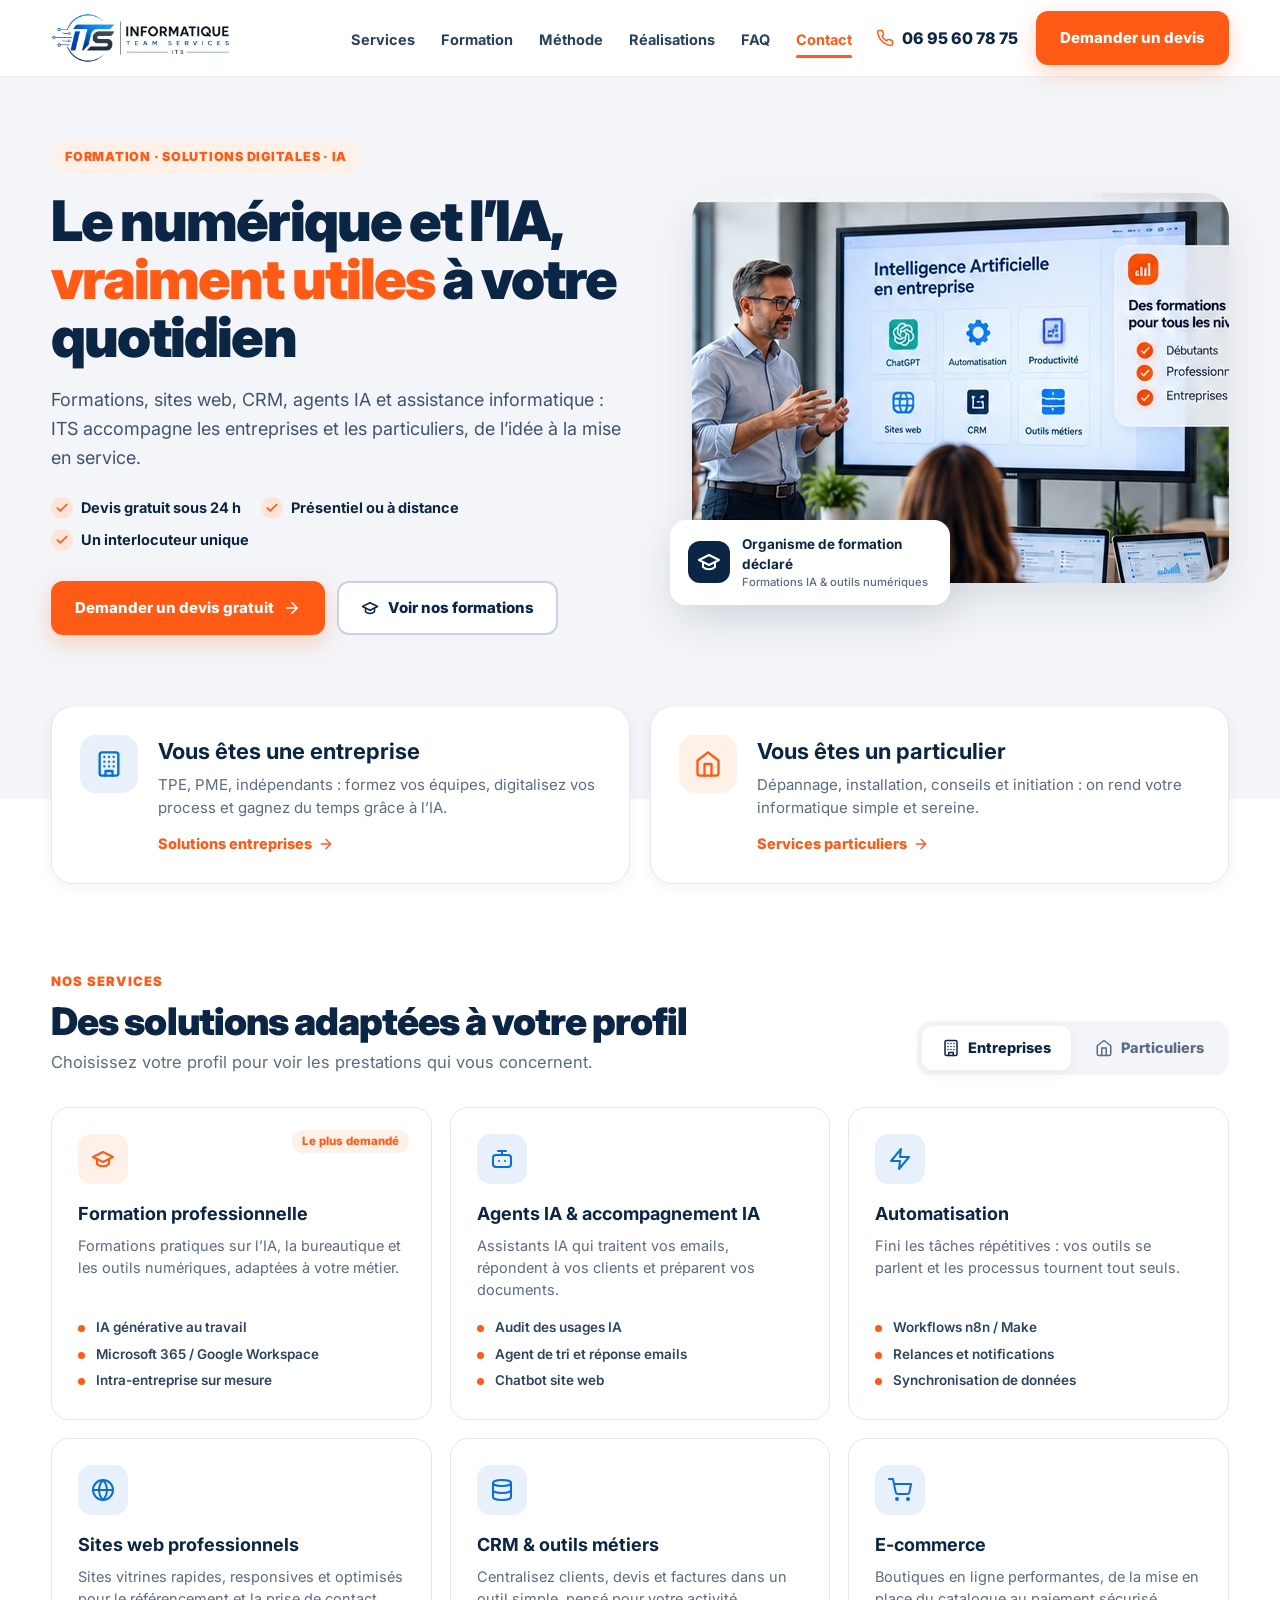
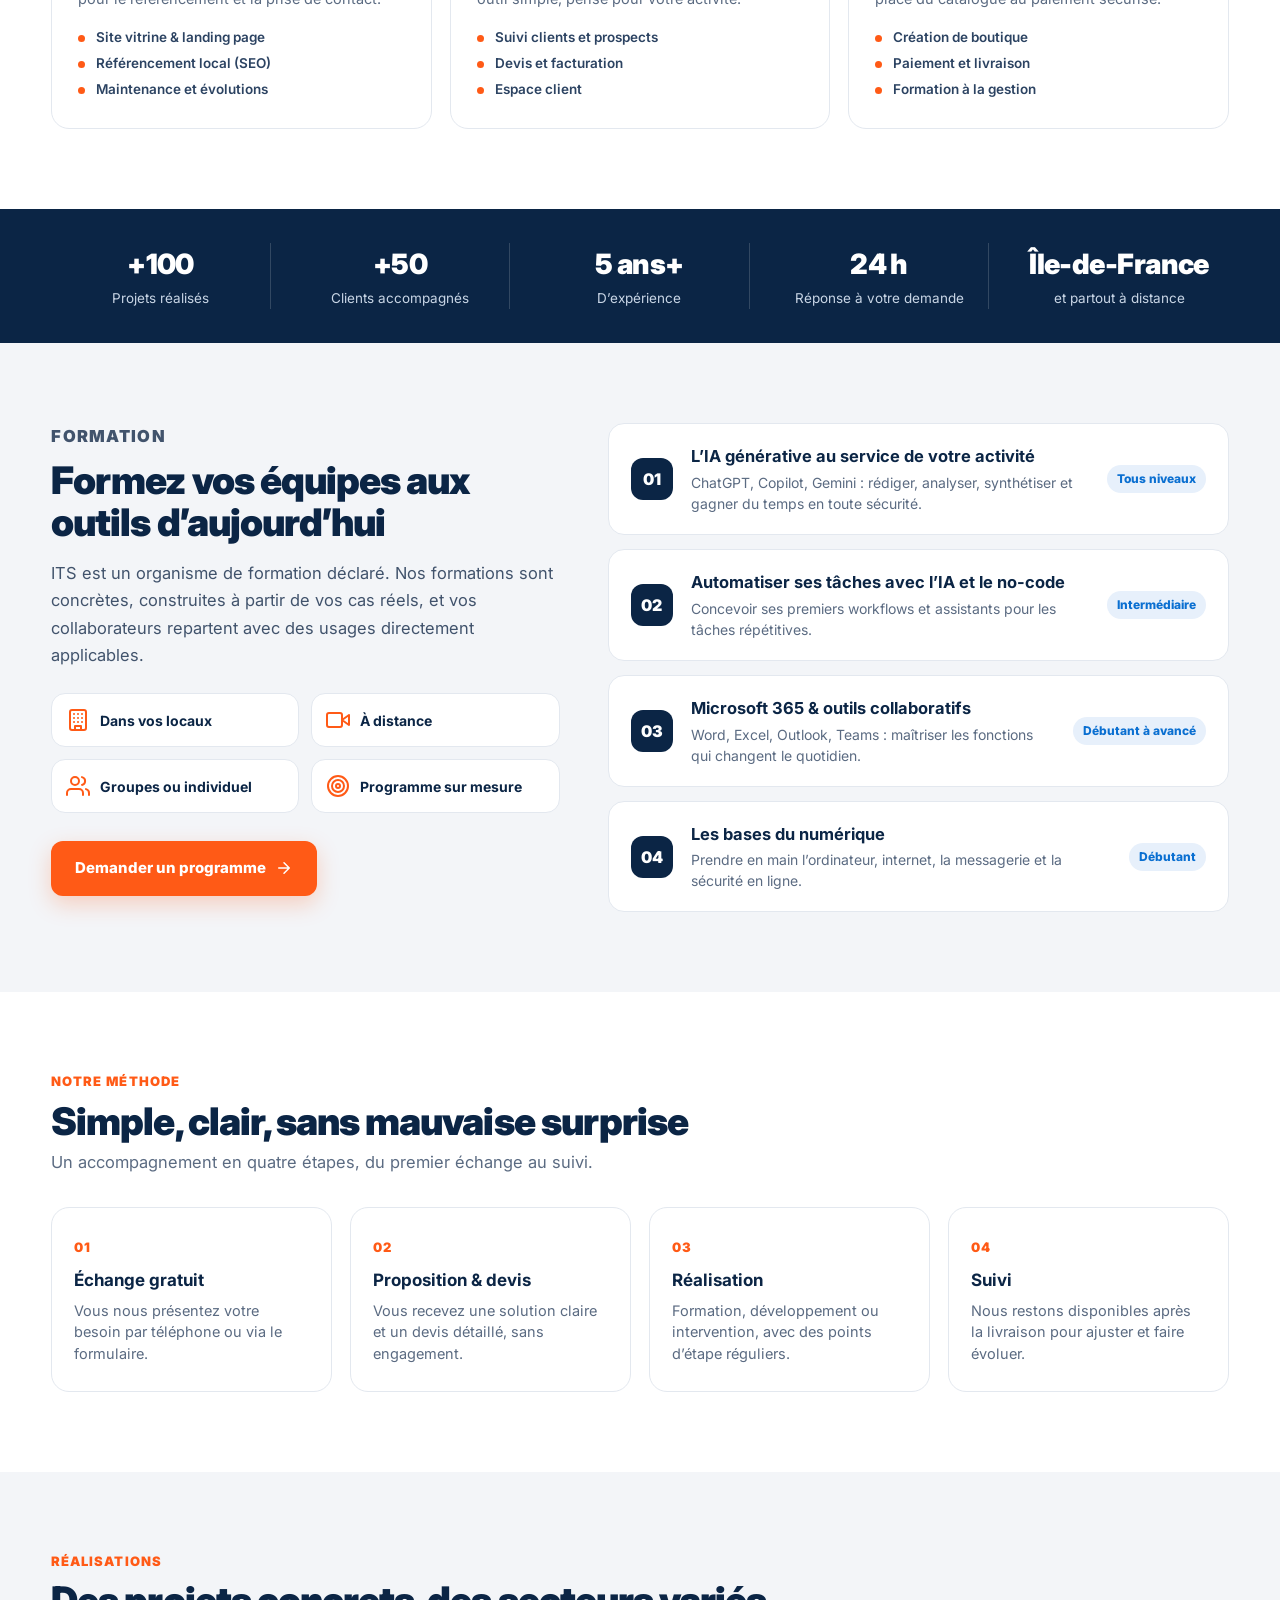
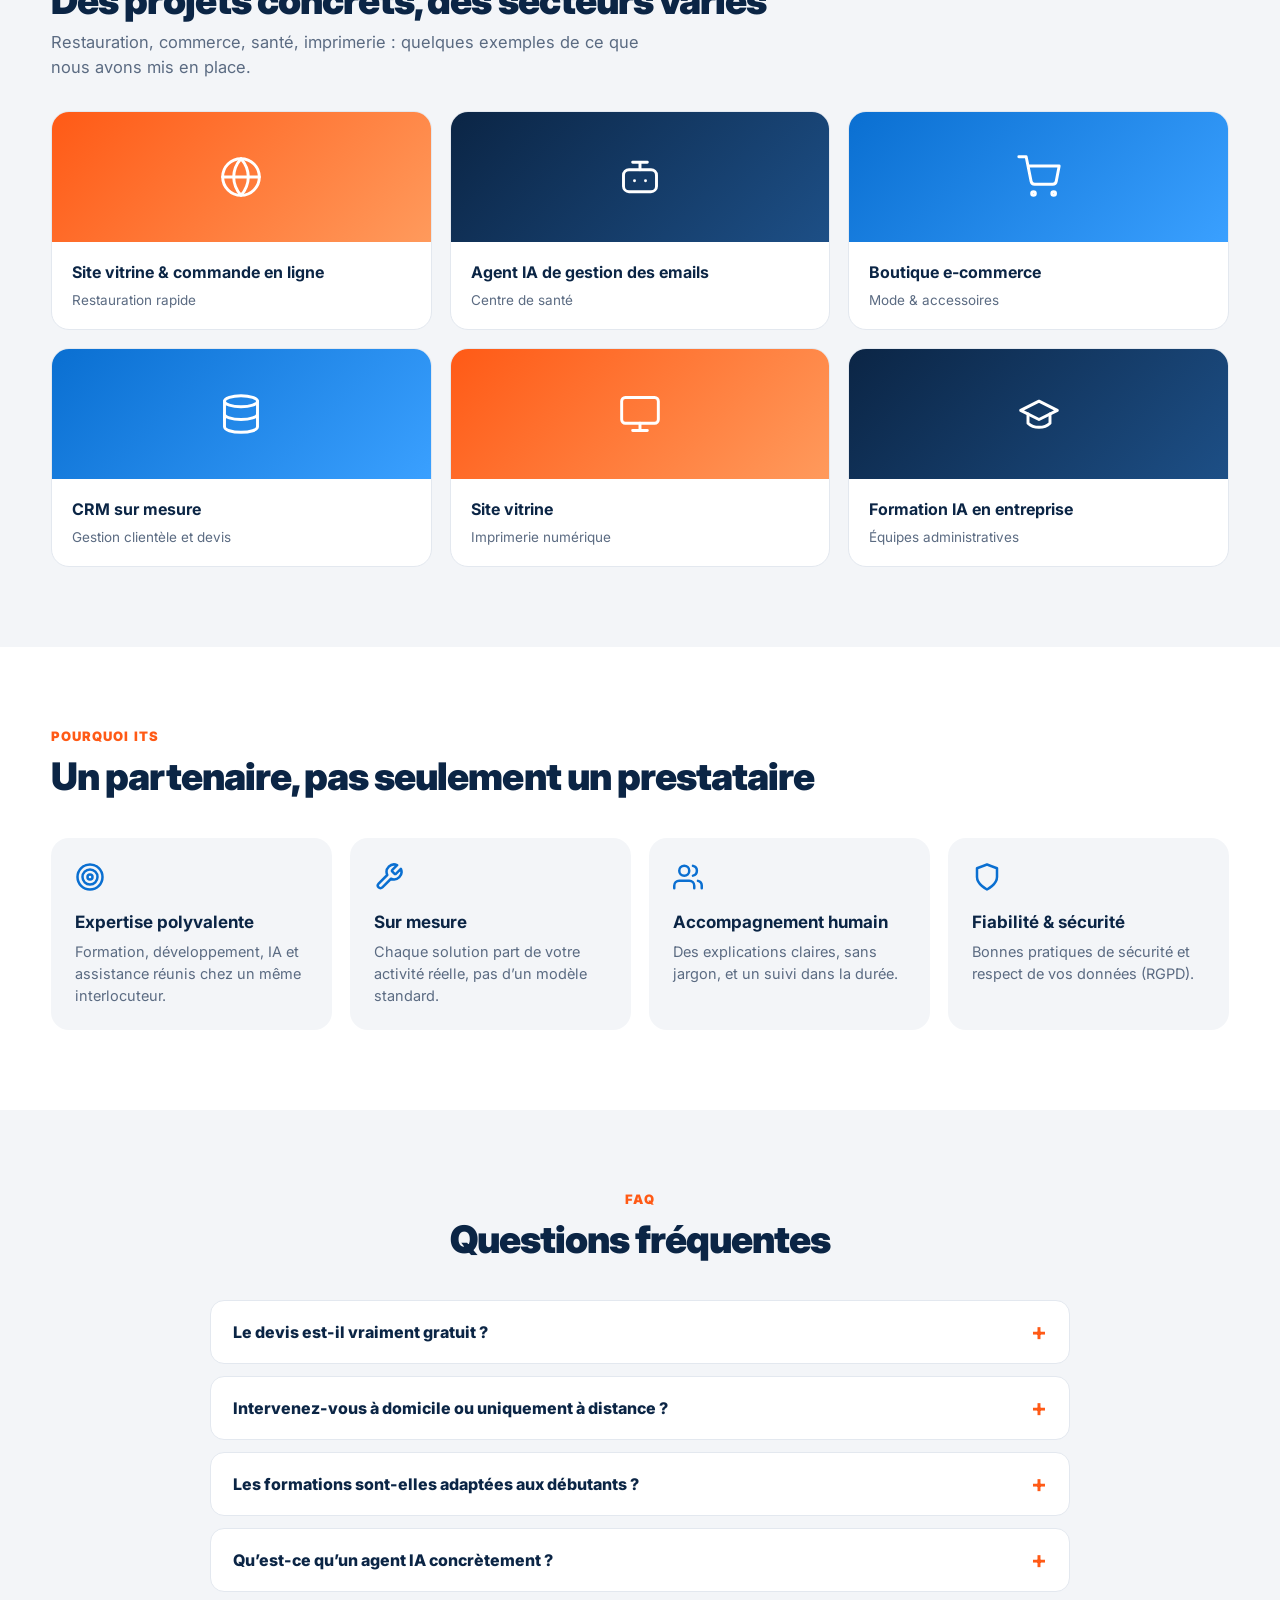
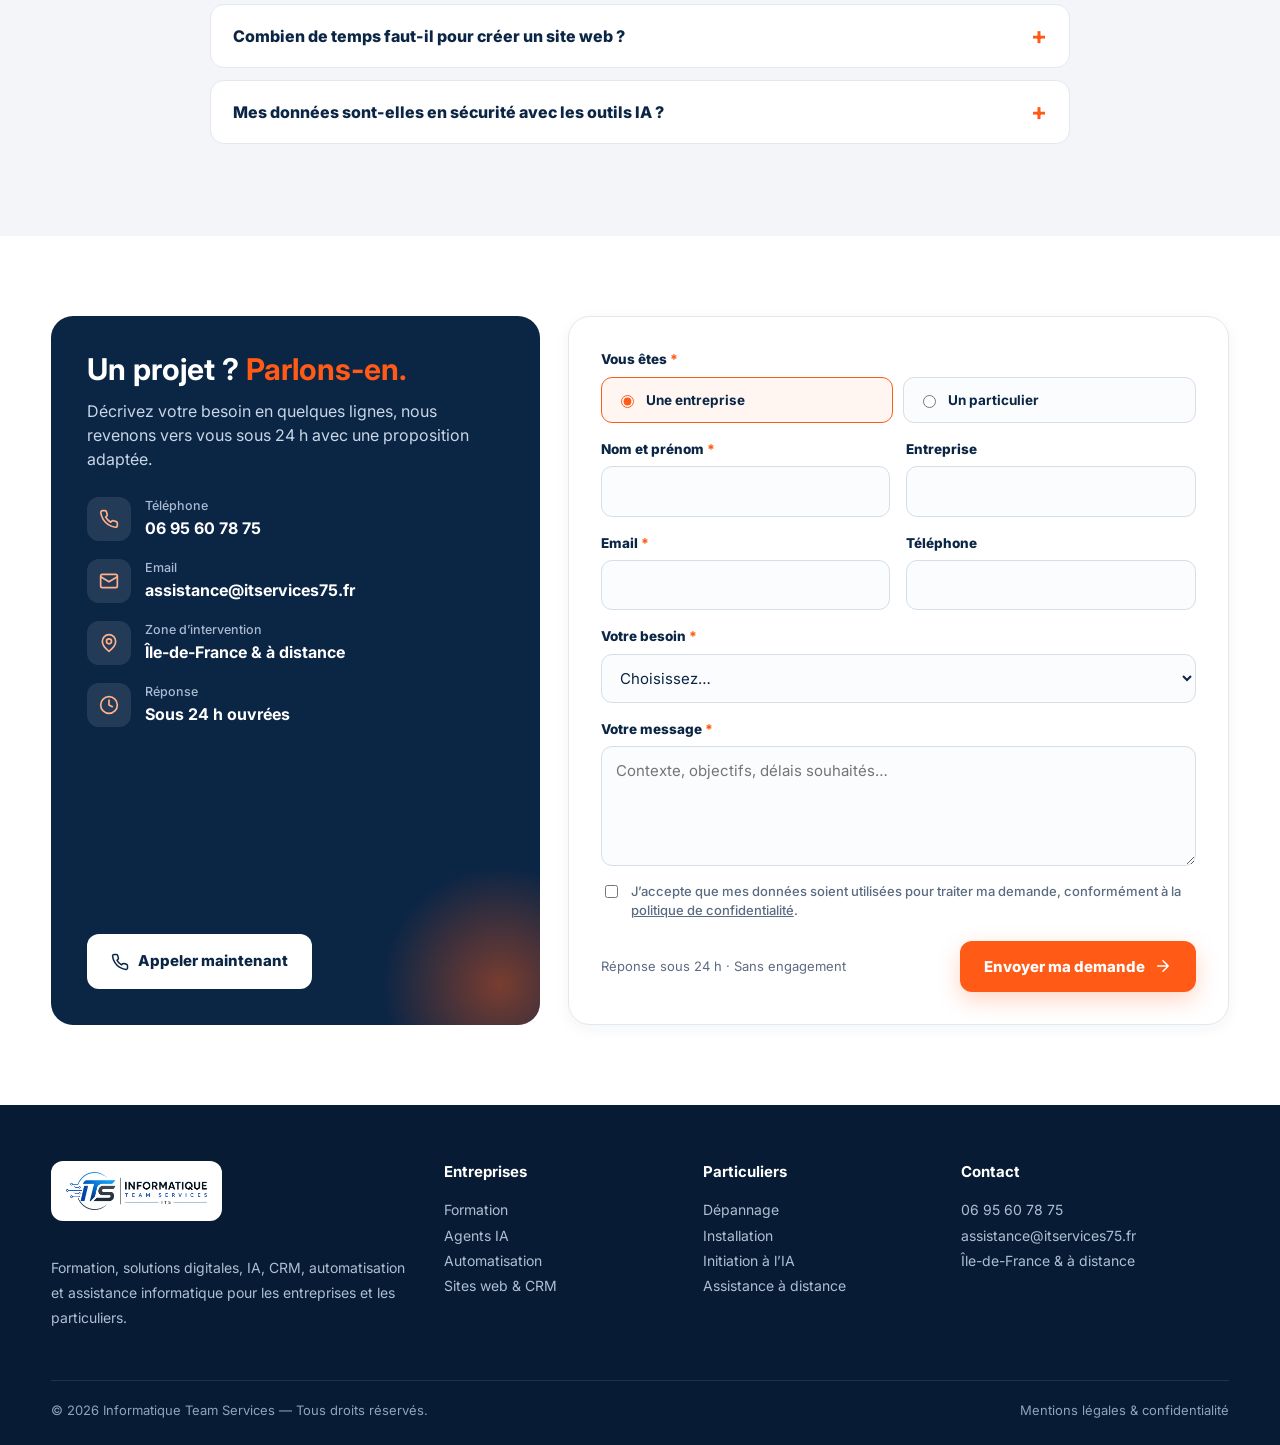
<file: index.html>
<!doctype html>
<html lang="fr">
<head>
<meta charset="utf-8">
<meta name="viewport" content="width=device-width,initial-scale=1">
<title>ITS — Informatique Team Services | Formation, IA, sites web & assistance informatique</title>
<meta name="description" content="Informatique Team Services (ITS) : formations informatique et IA, sites web, CRM, agents IA, automatisation et assistance informatique pour entreprises et particuliers en Île-de-France et à distance. Devis gratuit.">
<link rel="canonical" href="https://informatique-team-services.netlify.app/">
<meta name="theme-color" content="#0b2545">
<link rel="icon" type="image/png" href="favicon.png">
<link rel="apple-touch-icon" href="apple-touch-icon.png">
<meta property="og:type" content="website">
<meta property="og:locale" content="fr_FR">
<meta property="og:site_name" content="Informatique Team Services">
<meta property="og:title" content="ITS — Formation, IA & solutions digitales">
<meta property="og:description" content="Formations IA et outils numériques, sites web, CRM, automatisation et assistance informatique. Devis gratuit sous 24 h.">
<meta property="og:url" content="https://informatique-team-services.netlify.app/">
<meta property="og:image" content="https://informatique-team-services.netlify.app/hero-formation.jpg">
<meta name="twitter:card" content="summary_large_image">
<link rel="preconnect" href="https://fonts.googleapis.com">
<link rel="preconnect" href="https://fonts.gstatic.com" crossorigin>
<link href="https://fonts.googleapis.com/css2?family=Inter:wght@400;500;600;700;800;900&display=swap" rel="stylesheet">
<script type="application/ld+json">
{
 "@context":"https://schema.org",
 "@type":"ProfessionalService",
 "name":"Informatique Team Services",
 "alternateName":"ITS",
 "url":"https://informatique-team-services.netlify.app/",
 "logo":"https://informatique-team-services.netlify.app/logo-its.png",
 "image":"https://informatique-team-services.netlify.app/hero-formation.jpg",
 "telephone":"+33695607875",
 "email":"assistance@itservices75.fr",
 "areaServed":[{"@type":"AdministrativeArea","name":"Île-de-France"},{"@type":"Country","name":"France"}],
 "description":"Formation informatique et IA, création de sites web, CRM, agents IA, automatisation et assistance informatique pour entreprises et particuliers.",
 "knowsAbout":["Formation intelligence artificielle","Création de sites web","CRM","Agents IA","Automatisation","Assistance informatique"]
}
</script>
<style>
:root{
 --navy:#0b2545;--navy2:#071c34;--blue:#0a6fd1;--orange:#ff5a16;--orange-d:#e24a0a;
 --bg:#f3f5f8;--white:#fff;--text:#0b2545;--muted:#5b6b82;--line:#e3e8ef;
 --shadow:0 18px 45px rgba(11,37,69,.10);--shadow-s:0 4px 16px rgba(11,37,69,.05);--r:18px;
}
*{box-sizing:border-box}
html{scroll-behavior:smooth;scroll-padding-top:84px}
body{margin:0;font-family:Inter,system-ui,-apple-system,"Segoe UI",Arial,sans-serif;background:var(--white);color:var(--text);-webkit-font-smoothing:antialiased;line-height:1.5}
img{max-width:100%;display:block}
a{color:inherit;text-decoration:none}
:focus-visible{outline:3px solid var(--orange);outline-offset:3px;border-radius:6px}
.container{width:min(1200px,92%);margin:auto}
.skip{position:absolute;left:-999px;top:8px;background:var(--navy);color:#fff;padding:10px 16px;border-radius:8px;z-index:100}
.skip:focus{left:8px}
.ic{width:24px;height:24px;stroke:currentColor;fill:none;stroke-width:2;stroke-linecap:round;stroke-linejoin:round;flex:none}

/* Header */
header{position:sticky;top:0;z-index:60;background:rgba(255,255,255,.95);backdrop-filter:blur(12px);border-bottom:1px solid #eceff3}
.header-inner{height:76px;display:flex;align-items:center;gap:24px}
.brand img{height:50px;width:auto}
nav.main{display:flex;gap:26px;margin-left:auto;font-size:14.5px;font-weight:700}
nav.main a{padding:27px 0 24px;position:relative;color:#28405e}
nav.main a:hover,nav.main a.active{color:var(--orange)}
nav.main a.active:after{content:"";position:absolute;left:0;right:0;bottom:16px;height:3px;background:var(--orange);border-radius:3px}
.header-cta{display:flex;align-items:center;gap:18px;font-weight:800;white-space:nowrap}
.phone{display:inline-flex;align-items:center;gap:8px;color:var(--navy)}
.phone .ic{width:18px;height:18px;color:var(--orange)}
.burger{display:none;margin-left:auto;background:none;border:0;padding:8px;cursor:pointer;color:var(--navy)}
.burger .ic{width:28px;height:28px}
.drawer{display:none}

/* Buttons */
.btn{display:inline-flex;align-items:center;justify-content:center;gap:9px;padding:14px 22px;border-radius:12px;font-weight:800;font-size:15px;border:2px solid transparent;transition:.18s;cursor:pointer;font-family:inherit}
.btn .ic{width:18px;height:18px}
.btn-orange{background:var(--orange);color:#fff;box-shadow:0 8px 22px rgba(255,90,22,.25)}
.btn-orange:hover{background:var(--orange-d);transform:translateY(-1px)}
.btn-outline{background:#fff;border-color:#c9d3df;color:var(--navy)}
.btn-outline:hover{border-color:var(--orange);color:var(--orange)}
.btn-white{background:#fff;color:var(--navy)}
.btn-white:hover{color:var(--orange)}

/* Hero */
.hero{background:var(--bg);position:relative;overflow:hidden}
.hero-grid{display:grid;grid-template-columns:1.05fr .95fr;gap:48px;align-items:center;padding:64px 0 72px}
.kicker{display:inline-flex;align-items:center;gap:8px;padding:7px 14px;background:#fff0e8;color:var(--orange);font-size:12.5px;font-weight:900;letter-spacing:.06em;border-radius:99px;margin-bottom:18px;text-transform:uppercase}
h1{font-size:clamp(36px,4.6vw,56px);line-height:1.04;letter-spacing:-.035em;margin:0 0 20px;font-weight:900}
.orange{color:var(--orange)}
.lead{font-size:18px;line-height:1.6;color:#41536c;max-width:580px;margin:0}
.checks{display:flex;gap:10px 20px;flex-wrap:wrap;margin:24px 0 30px;padding:0;list-style:none;font-size:14.5px;font-weight:700}
.checks li{display:flex;align-items:center;gap:8px}
.checks .ic{width:22px;height:22px;padding:4px;border-radius:50%;background:#ffe5d8;color:var(--orange);stroke-width:3}
.actions{display:flex;gap:12px;flex-wrap:wrap}
.hero-media{position:relative}
.hero-media img{width:100%;aspect-ratio:702/390;object-fit:cover;border-radius:26px;box-shadow:var(--shadow)}
.hero-badge{position:absolute;left:-22px;bottom:-22px;background:#fff;border-radius:16px;padding:14px 18px;box-shadow:var(--shadow);display:flex;gap:12px;align-items:center;font-size:13.5px;font-weight:700;max-width:280px}
.hero-badge .dot{width:42px;height:42px;border-radius:12px;background:var(--navy);color:#fff;display:grid;place-items:center;flex:none}
.hero-badge small{display:block;color:var(--muted);font-weight:500}

/* Audience */
.audience{margin-top:-1px;padding:0 0 8px;background:linear-gradient(var(--bg) 50%,#fff 50%)}
.aud-grid{display:grid;grid-template-columns:1fr 1fr;gap:20px}
.aud{display:flex;gap:20px;align-items:flex-start;background:#fff;border:1px solid var(--line);border-radius:22px;padding:28px;box-shadow:var(--shadow-s);transition:.2s;text-align:left;cursor:pointer;font:inherit;color:inherit;width:100%}
.aud:hover{transform:translateY(-4px);box-shadow:var(--shadow);border-color:#ffc4a8}
.aud .big{width:58px;height:58px;border-radius:16px;display:grid;place-items:center;flex:none}
.aud .big .ic{width:28px;height:28px}
.aud.pro .big{background:#e7f0fb;color:var(--blue)}
.aud.part .big{background:#fff0e8;color:var(--orange)}
.aud h2{font-size:22px;margin:0 0 6px}
.aud p{margin:0 0 12px;color:var(--muted);font-size:15px}
.aud .go{font-weight:800;color:var(--orange);display:inline-flex;align-items:center;gap:6px;font-size:14.5px}
.aud .go .ic{width:16px;height:16px}

/* Sections */
.section{padding:80px 0}
.section.alt{background:var(--bg)}
.section-head{display:flex;align-items:flex-end;justify-content:space-between;gap:24px;margin-bottom:32px}
.section-head .eyebrow,.eyebrow{font-size:13px;font-weight:900;color:var(--orange);letter-spacing:.08em;text-transform:uppercase;margin:0 0 8px}
.section-head h2,.h2{font-size:clamp(28px,3vw,38px);line-height:1.12;letter-spacing:-.025em;margin:0 0 8px;font-weight:900}
.section-head p{margin:0;color:var(--muted);max-width:620px;font-size:16.5px}

/* Tabs */
.tabs{display:inline-flex;background:var(--bg);padding:5px;border-radius:14px;gap:4px}
.tab{border:0;background:none;padding:11px 20px;border-radius:10px;font:inherit;font-weight:800;font-size:14.5px;color:var(--muted);cursor:pointer;display:inline-flex;gap:8px;align-items:center}
.tab .ic{width:18px;height:18px}
.tab[aria-selected="true"]{background:#fff;color:var(--navy);box-shadow:var(--shadow-s)}
.panel[hidden]{display:none}
.cards{display:grid;grid-template-columns:repeat(3,1fr);gap:18px}
.card{position:relative;background:#fff;border:1px solid var(--line);border-radius:var(--r);padding:26px;transition:.2s;display:flex;flex-direction:column}
.card:hover{transform:translateY(-4px);box-shadow:var(--shadow);border-color:#d5dde8}
.card .ico{width:50px;height:50px;border-radius:14px;background:#e7f0fb;color:var(--blue);display:grid;place-items:center;margin-bottom:16px}
.card.hl .ico{background:#fff0e8;color:var(--orange)}
.card h3{font-size:18px;margin:0 0 8px}
.card p{font-size:14.5px;color:var(--muted);margin:0 0 14px;flex:1}
.card ul{margin:0;padding:0;list-style:none;font-size:13.5px;font-weight:600;color:#2c4362}
.card li{padding:3px 0 3px 18px;position:relative}
.card li:before{content:"";position:absolute;left:0;top:11px;width:7px;height:7px;border-radius:50%;background:var(--orange)}
.tag{position:absolute;top:22px;right:22px;display:inline-block;font-size:11.5px;font-weight:800;color:var(--orange);background:#fff0e8;border-radius:99px;padding:3px 10px;margin-bottom:10px;align-self:flex-start}

/* Formation */
.formation{display:grid;grid-template-columns:.9fr 1.1fr;gap:48px;align-items:start}
.formation .intro p{color:#41536c;font-size:16.5px;line-height:1.65}
.formats{display:grid;grid-template-columns:1fr 1fr;gap:12px;margin:24px 0 28px}
.fmt{display:flex;gap:10px;align-items:center;background:#fff;border:1px solid var(--line);border-radius:14px;padding:14px;font-weight:700;font-size:14px}
.fmt .ic{color:var(--orange)}
.programs{display:grid;gap:14px}
.prog{background:#fff;border:1px solid var(--line);border-radius:16px;padding:20px 22px;display:grid;grid-template-columns:auto 1fr auto;gap:18px;align-items:center;transition:.2s}
.prog:hover{border-color:#ffc4a8;box-shadow:var(--shadow-s)}
.prog .num{width:42px;height:42px;border-radius:12px;background:var(--navy);color:#fff;display:grid;place-items:center;font-weight:900}
.prog h3{margin:0 0 3px;font-size:16.5px}
.prog p{margin:0;font-size:14px;color:var(--muted)}
.prog .lvl{font-size:12px;font-weight:800;color:var(--blue);background:#e7f0fb;padding:5px 10px;border-radius:99px;white-space:nowrap}

/* Stats */
.stats{background:var(--navy);color:#fff;padding:34px 0}
.stats-grid{display:grid;grid-template-columns:repeat(5,1fr);gap:20px}
.stat{text-align:center;border-right:1px solid rgba(255,255,255,.16)}
.stat:last-child{border:0}
.stat strong{display:block;font-size:28px;font-weight:900;letter-spacing:-.02em}
.stat span{font-size:13.5px;color:#c9d6e6}

/* Steps */
.steps{display:grid;grid-template-columns:repeat(4,1fr);gap:18px;counter-reset:s}
.step{position:relative;background:#fff;border:1px solid var(--line);border-radius:var(--r);padding:26px 22px}
.step:before{counter-increment:s;content:"0" counter(s);font-size:13px;font-weight:900;color:var(--orange);letter-spacing:.05em}
.step h3{margin:10px 0 6px;font-size:17px}
.step p{margin:0;color:var(--muted);font-size:14.5px}

/* Projects */
.projects{display:grid;grid-template-columns:repeat(3,1fr);gap:18px}
.project{background:#fff;border-radius:var(--r);overflow:hidden;border:1px solid var(--line);transition:.2s}
.project:hover{box-shadow:var(--shadow);transform:translateY(-3px)}
.project .thumb{height:130px;display:grid;place-items:center;color:#fff}
.project .thumb .ic{width:44px;height:44px;stroke-width:1.6}
.t1{background:linear-gradient(135deg,#0b2545,#1d4f86)}.t2{background:linear-gradient(135deg,#0a6fd1,#3aa0ff)}.t3{background:linear-gradient(135deg,#ff5a16,#ff9a5c)}
.project .txt{padding:18px 20px}
.project strong{display:block;font-size:16px;margin-bottom:3px}
.project span{font-size:13.5px;color:var(--muted)}

/* Why */
.reasons{display:grid;grid-template-columns:repeat(4,1fr);gap:18px}
.reason{padding:24px;border-radius:var(--r);background:var(--bg)}
.reason .ic{width:30px;height:30px;color:var(--blue);margin-bottom:12px}
.reason h3{margin:0 0 6px;font-size:17px}
.reason p{margin:0;font-size:14.5px;color:var(--muted)}

/* FAQ */
.faq{max-width:860px;margin:auto}
.faq details{background:#fff;border:1px solid var(--line);border-radius:14px;margin-bottom:12px;padding:0 22px}
.faq summary{cursor:pointer;list-style:none;padding:19px 0;font-weight:800;font-size:16px;display:flex;justify-content:space-between;gap:16px;align-items:center}
.faq summary::-webkit-details-marker{display:none}
.faq summary:after{content:"+";font-size:24px;color:var(--orange);font-weight:700;line-height:1}
.faq details[open] summary:after{content:"−"}
.faq details p{margin:0 0 20px;color:#41536c}

/* Contact */
.contact-wrap{display:grid;grid-template-columns:.85fr 1.15fr;gap:28px;align-items:stretch}
.contact-info{background:var(--navy);color:#fff;border-radius:22px;padding:36px;position:relative;overflow:hidden;display:flex;flex-direction:column}
.contact-info .btn{margin-top:auto;align-self:flex-start;position:relative;z-index:1}
.contact-info:after{content:"";position:absolute;right:-80px;bottom:-80px;width:240px;height:240px;border-radius:50%;background:radial-gradient(circle,rgba(255,90,22,.45),transparent 70%)}
.contact-info h2{margin:0 0 12px;font-size:30px;line-height:1.15}
.contact-info p{color:#c9d6e6;margin:0 0 26px}
.ci{display:flex;gap:14px;align-items:center;margin-bottom:18px;font-weight:700}
.ci .b{width:44px;height:44px;border-radius:12px;background:rgba(255,255,255,.1);display:grid;place-items:center;flex:none}
.ci .b .ic{width:20px;height:20px;color:#ffb08c}
.ci small{display:block;font-weight:500;color:#a9bbd0;font-size:12.5px}
.ci a:hover{color:#ffb08c}
form.devis{background:#fff;border:1px solid var(--line);border-radius:22px;padding:32px;box-shadow:var(--shadow-s)}
.fgrid{display:grid;grid-template-columns:1fr 1fr;gap:16px}
.field{display:flex;flex-direction:column;gap:7px}
.field.full{grid-column:1/-1}
label{font-size:13.5px;font-weight:800}
label .req{color:var(--orange)}
input,select,textarea{font:inherit;font-size:15px;padding:13px 14px;border:1.5px solid #d6dee8;border-radius:11px;background:#fbfcfd;color:var(--text);width:100%}
input:focus,select:focus,textarea:focus{outline:none;border-color:var(--blue);background:#fff;box-shadow:0 0 0 4px rgba(10,111,209,.12)}
textarea{min-height:120px;resize:vertical}
.seg{display:flex;gap:10px}
.seg label{flex:1;display:flex;align-items:center;gap:9px;border:1.5px solid #d6dee8;border-radius:11px;padding:12px 14px;cursor:pointer;font-weight:700;background:#fbfcfd}
.seg input{width:auto;accent-color:var(--orange)}
.seg label:has(input:checked){border-color:var(--orange);background:#fff6f1}
.consent{display:flex;gap:10px;align-items:flex-start;font-size:13px;color:var(--muted);font-weight:500}
.consent input{width:auto;margin-top:3px;accent-color:var(--orange)}
.consent a{text-decoration:underline}
.hp{position:absolute;left:-9999px}
.form-foot{display:flex;align-items:center;justify-content:space-between;gap:16px;margin-top:20px;flex-wrap:wrap}
.form-foot small{color:var(--muted);font-size:13px}

/* Footer */
footer{background:var(--navy2);color:#d8e3ee;padding:56px 0 24px}
.footer-grid{display:grid;grid-template-columns:1.6fr 1fr 1fr 1.2fr;gap:36px}
.footer-logo{background:#fff;border-radius:12px;padding:10px 14px;display:inline-block;margin-bottom:14px}
.footer-logo img{height:40px;width:auto}
footer h3{color:#fff;margin:0 0 14px;font-size:15px}
footer p,footer li{font-size:14px;line-height:1.8;color:#aebfd2}
footer ul{list-style:none;padding:0;margin:0}
footer a:hover{color:#ffb08c}
.copyright{border-top:1px solid rgba(255,255,255,.1);margin-top:36px;padding-top:20px;font-size:13px;color:#8fa3b9;display:flex;justify-content:space-between;gap:12px;flex-wrap:wrap}

/* Mobile sticky bar */
.mbar{display:none}

@media(max-width:1100px){
 nav.main,.header-cta .phone{display:none}
 .burger{display:block;margin-left:0}
 .header-cta{margin-left:auto}
 .drawer{position:fixed;inset:76px 0 auto 0;background:#fff;border-bottom:1px solid var(--line);box-shadow:var(--shadow);padding:10px 4% 22px;z-index:55}
 .drawer.open{display:block}
 .drawer a{display:block;padding:14px 4px;font-weight:800;font-size:17px;border-bottom:1px solid #f0f2f5}
 .drawer .btn{margin-top:16px;width:100%;border-bottom:0}
 .hero-grid{grid-template-columns:1fr;gap:40px;padding:48px 0 60px}
 .hero-badge{left:16px;bottom:-18px}
 .cards,.projects{grid-template-columns:1fr 1fr}
 .formation{grid-template-columns:1fr}
 .stats-grid{grid-template-columns:repeat(3,1fr)}.stat:nth-child(3){border:0}
 .steps,.reasons{grid-template-columns:1fr 1fr}
 .contact-wrap{grid-template-columns:1fr}
 .footer-grid{grid-template-columns:1fr 1fr}
}
@media(max-width:680px){
 body{padding-bottom:68px}
 .header-inner{height:66px;gap:12px}
 .drawer{inset:66px 0 auto 0}
 .brand img{height:40px}
 .header-cta .btn{display:none}
 .burger{margin-left:auto}
 .lead{font-size:16.5px}
 .checks{flex-direction:column}
 .actions .btn{width:100%}
 .aud-grid,.cards,.projects,.steps,.reasons,.fgrid,.formats{grid-template-columns:1fr}
 .aud{padding:22px}
 .section{padding:56px 0}
 .section-head{flex-direction:column;align-items:flex-start}
 .tabs{width:100%}.tab{flex:1;justify-content:center;padding:11px 8px}
 .prog{grid-template-columns:auto 1fr}.prog .lvl{grid-column:2;justify-self:start}
 .stats-grid{grid-template-columns:1fr 1fr}.stat{border:0}.stat:last-child{grid-column:1/-1}
 .seg{flex-direction:column}
 form.devis,.contact-info{padding:24px}
 .footer-grid{grid-template-columns:1fr}
 .mbar{display:grid;grid-template-columns:1fr 1.4fr;gap:10px;position:fixed;left:0;right:0;bottom:0;z-index:70;background:#fff;padding:10px 4%;border-top:1px solid var(--line);box-shadow:0 -6px 20px rgba(11,37,69,.08)}
 .mbar .btn{padding:12px;font-size:14.5px}
}
@media(prefers-reduced-motion:reduce){*{transition:none!important;scroll-behavior:auto!important}}
</style>
</head>
<body>
<!-- Icônes -->
<svg width="0" height="0" style="position:absolute" aria-hidden="true">
 <defs>
  <symbol id="i-phone" viewBox="0 0 24 24"><path d="M22 16.9v3a2 2 0 0 1-2.2 2 19.8 19.8 0 0 1-8.6-3.1 19.5 19.5 0 0 1-6-6A19.8 19.8 0 0 1 2.1 4.2 2 2 0 0 1 4.1 2h3a2 2 0 0 1 2 1.7c.1.9.4 1.8.7 2.7a2 2 0 0 1-.5 2.1L8 9.8a16 16 0 0 0 6 6l1.3-1.3a2 2 0 0 1 2.1-.4c.9.3 1.8.6 2.7.7a2 2 0 0 1 1.7 2z"/></symbol>
  <symbol id="i-mail" viewBox="0 0 24 24"><rect x="2" y="4" width="20" height="16" rx="2"/><path d="m22 7-10 6L2 7"/></symbol>
  <symbol id="i-pin" viewBox="0 0 24 24"><path d="M20 10c0 6-8 12-8 12s-8-6-8-12a8 8 0 0 1 16 0z"/><circle cx="12" cy="10" r="3"/></symbol>
  <symbol id="i-clock" viewBox="0 0 24 24"><circle cx="12" cy="12" r="10"/><path d="M12 6v6l4 2"/></symbol>
  <symbol id="i-check" viewBox="0 0 24 24"><path d="M20 6 9 17l-5-5"/></symbol>
  <symbol id="i-arrow" viewBox="0 0 24 24"><path d="M5 12h14M12 5l7 7-7 7"/></symbol>
  <symbol id="i-menu" viewBox="0 0 24 24"><path d="M4 6h16M4 12h16M4 18h16"/></symbol>
  <symbol id="i-x" viewBox="0 0 24 24"><path d="M18 6 6 18M6 6l12 12"/></symbol>
  <symbol id="i-building" viewBox="0 0 24 24"><rect x="4" y="2" width="16" height="20" rx="2"/><path d="M9 22v-4h6v4M8 6h.01M16 6h.01M12 6h.01M12 10h.01M12 14h.01M16 10h.01M16 14h.01M8 10h.01M8 14h.01"/></symbol>
  <symbol id="i-home" viewBox="0 0 24 24"><path d="m3 9 9-7 9 7v11a2 2 0 0 1-2 2H5a2 2 0 0 1-2-2z"/><path d="M9 22V12h6v10"/></symbol>
  <symbol id="i-grad" viewBox="0 0 24 24"><path d="M22 10 12 5 2 10l10 5 10-5z"/><path d="M6 12v5c3 3 9 3 12 0v-5"/></symbol>
  <symbol id="i-globe" viewBox="0 0 24 24"><circle cx="12" cy="12" r="10"/><path d="M2 12h20M12 2a15.3 15.3 0 0 1 4 10 15.3 15.3 0 0 1-4 10 15.3 15.3 0 0 1-4-10 15.3 15.3 0 0 1 4-10z"/></symbol>
  <symbol id="i-users" viewBox="0 0 24 24"><path d="M17 21v-2a4 4 0 0 0-4-4H5a4 4 0 0 0-4 4v2"/><circle cx="9" cy="7" r="4"/><path d="M23 21v-2a4 4 0 0 0-3-3.9M16 3.1a4 4 0 0 1 0 7.8"/></symbol>
  <symbol id="i-bot" viewBox="0 0 24 24"><rect x="3" y="8" width="18" height="12" rx="3"/><path d="M12 8V4M8 4h8M9 14h.01M15 14h.01"/></symbol>
  <symbol id="i-zap" viewBox="0 0 24 24"><path d="M13 2 3 14h9l-1 8 10-12h-9l1-8z"/></symbol>
  <symbol id="i-cart" viewBox="0 0 24 24"><circle cx="9" cy="21" r="1"/><circle cx="20" cy="21" r="1"/><path d="M1 1h4l2.7 13.4a2 2 0 0 0 2 1.6h9.7a2 2 0 0 0 2-1.6L23 6H6"/></symbol>
  <symbol id="i-wrench" viewBox="0 0 24 24"><path d="M14.7 6.3a1 1 0 0 0 0 1.4l1.6 1.6a1 1 0 0 0 1.4 0l3.8-3.8a6 6 0 0 1-7.9 7.9l-6.9 6.9a2.1 2.1 0 0 1-3-3l6.9-6.9a6 6 0 0 1 7.9-7.9z"/></symbol>
  <symbol id="i-monitor" viewBox="0 0 24 24"><rect x="2" y="3" width="20" height="14" rx="2"/><path d="M8 21h8M12 17v4"/></symbol>
  <symbol id="i-shield" viewBox="0 0 24 24"><path d="M12 22s8-4 8-10V5l-8-3-8 3v7c0 6 8 10 8 10z"/></symbol>
  <symbol id="i-download" viewBox="0 0 24 24"><path d="M21 15v4a2 2 0 0 1-2 2H5a2 2 0 0 1-2-2v-4M7 10l5 5 5-5M12 15V3"/></symbol>
  <symbol id="i-wifi" viewBox="0 0 24 24"><path d="M5 12.6a10 10 0 0 1 14 0M1.4 9a15 15 0 0 1 21.2 0M8.5 16.1a5 5 0 0 1 7 0M12 20h.01"/></symbol>
  <symbol id="i-sparkle" viewBox="0 0 24 24"><path d="M12 3l1.9 5.8L20 11l-6.1 2.2L12 19l-1.9-5.8L4 11l6.1-2.2z"/></symbol>
  <symbol id="i-target" viewBox="0 0 24 24"><circle cx="12" cy="12" r="10"/><circle cx="12" cy="12" r="6"/><circle cx="12" cy="12" r="2"/></symbol>
  <symbol id="i-video" viewBox="0 0 24 24"><path d="m23 7-7 5 7 5V7z"/><rect x="1" y="5" width="15" height="14" rx="2"/></symbol>
  <symbol id="i-db" viewBox="0 0 24 24"><ellipse cx="12" cy="5" rx="9" ry="3"/><path d="M21 12c0 1.7-4 3-9 3s-9-1.3-9-3M3 5v14c0 1.7 4 3 9 3s9-1.3 9-3V5"/></symbol>
 </defs>
</svg>

<a class="skip" href="#main">Aller au contenu</a>

<header>
 <div class="container header-inner">
  <a class="brand" href="#accueil" aria-label="Informatique Team Services — accueil"><img src="logo-its.png" alt="Informatique Team Services" width="179" height="50"></a>
  <nav class="main" aria-label="Navigation principale">
   <a href="#services">Services</a>
   <a href="#formation">Formation</a>
   <a href="#methode">Méthode</a>
   <a href="#realisations">Réalisations</a>
   <a href="#faq">FAQ</a>
   <a href="#contact">Contact</a>
  </nav>
  <div class="header-cta">
   <a class="phone" href="tel:+33695607875"><svg class="ic"><use href="#i-phone"/></svg>06 95 60 78 75</a>
   <a class="btn btn-orange" href="#contact">Demander un devis</a>
  </div>
  <button class="burger" aria-label="Ouvrir le menu" aria-expanded="false" aria-controls="drawer"><svg class="ic"><use href="#i-menu"/></svg></button>
 </div>
 <div class="drawer" id="drawer">
  <a href="#services">Services</a>
  <a href="#formation">Formation</a>
  <a href="#methode">Méthode</a>
  <a href="#realisations">Réalisations</a>
  <a href="#faq">FAQ</a>
  <a href="#contact">Contact</a>
  <a class="btn btn-orange" href="tel:+33695607875"><svg class="ic"><use href="#i-phone"/></svg>Appeler le 06 95 60 78 75</a>
 </div>
</header>

<main id="main">
<section class="hero" id="accueil">
 <div class="container hero-grid">
  <div>
   <span class="kicker">Formation · Solutions digitales · IA</span>
   <h1>Le numérique et l’IA, <span class="orange">vraiment utiles</span> à votre quotidien</h1>
   <p class="lead">Formations, sites web, CRM, agents IA et assistance informatique : ITS accompagne les entreprises et les particuliers, de l’idée à la mise en service.</p>
   <ul class="checks">
    <li><svg class="ic"><use href="#i-check"/></svg>Devis gratuit sous 24 h</li>
    <li><svg class="ic"><use href="#i-check"/></svg>Présentiel ou à distance</li>
    <li><svg class="ic"><use href="#i-check"/></svg>Un interlocuteur unique</li>
   </ul>
   <div class="actions">
    <a class="btn btn-orange" href="#contact">Demander un devis gratuit<svg class="ic"><use href="#i-arrow"/></svg></a>
    <a class="btn btn-outline" href="#formation"><svg class="ic"><use href="#i-grad"/></svg>Voir nos formations</a>
   </div>
  </div>
  <div class="hero-media">
   <img src="hero-formation.jpg" alt="Formateur ITS animant une formation sur l’intelligence artificielle en entreprise" width="702" height="390" fetchpriority="high">
   <div class="hero-badge"><span class="dot"><svg class="ic"><use href="#i-grad"/></svg></span><span>Organisme de formation déclaré<small>Formations IA & outils numériques</small></span></div>
  </div>
 </div>
</section>

<section class="audience" aria-label="Choisissez votre profil">
 <div class="container aud-grid">
  <a class="aud pro" href="#services" data-aud="entreprises">
   <span class="big"><svg class="ic"><use href="#i-building"/></svg></span>
   <span><h2>Vous êtes une entreprise</h2><p>TPE, PME, indépendants : formez vos équipes, digitalisez vos process et gagnez du temps grâce à l’IA.</p><span class="go">Solutions entreprises<svg class="ic"><use href="#i-arrow"/></svg></span></span>
  </a>
  <a class="aud part" href="#services" data-aud="particuliers">
   <span class="big"><svg class="ic"><use href="#i-home"/></svg></span>
   <span><h2>Vous êtes un particulier</h2><p>Dépannage, installation, conseils et initiation : on rend votre informatique simple et sereine.</p><span class="go">Services particuliers<svg class="ic"><use href="#i-arrow"/></svg></span></span>
  </a>
 </div>
</section>

<section class="section" id="services">
 <div class="container">
  <div class="section-head">
   <div><p class="eyebrow">Nos services</p><h2>Des solutions adaptées à votre profil</h2><p>Choisissez votre profil pour voir les prestations qui vous concernent.</p></div>
   <div class="tabs" role="tablist" aria-label="Profil">
    <button class="tab" role="tab" id="tab-entreprises" aria-controls="panel-entreprises" aria-selected="true"><svg class="ic"><use href="#i-building"/></svg>Entreprises</button>
    <button class="tab" role="tab" id="tab-particuliers" aria-controls="panel-particuliers" aria-selected="false" tabindex="-1"><svg class="ic"><use href="#i-home"/></svg>Particuliers</button>
   </div>
  </div>

  <div class="panel" id="panel-entreprises" role="tabpanel" aria-labelledby="tab-entreprises">
   <div class="cards">
    <article class="card hl"><span class="tag">Le plus demandé</span><div class="ico"><svg class="ic"><use href="#i-grad"/></svg></div><h3>Formation professionnelle</h3><p>Formations pratiques sur l’IA, la bureautique et les outils numériques, adaptées à votre métier.</p><ul><li>IA générative au travail</li><li>Microsoft 365 / Google Workspace</li><li>Intra-entreprise sur mesure</li></ul></article>
    <article class="card" id="ia"><div class="ico"><svg class="ic"><use href="#i-bot"/></svg></div><h3>Agents IA & accompagnement IA</h3><p>Assistants IA qui traitent vos emails, répondent à vos clients et préparent vos documents.</p><ul><li>Audit des usages IA</li><li>Agent de tri et réponse emails</li><li>Chatbot site web</li></ul></article>
    <article class="card"><div class="ico"><svg class="ic"><use href="#i-zap"/></svg></div><h3>Automatisation</h3><p>Fini les tâches répétitives : vos outils se parlent et les processus tournent tout seuls.</p><ul><li>Workflows n8n / Make</li><li>Relances et notifications</li><li>Synchronisation de données</li></ul></article>
    <article class="card"><div class="ico"><svg class="ic"><use href="#i-globe"/></svg></div><h3>Sites web professionnels</h3><p>Sites vitrines rapides, responsives et optimisés pour le référencement et la prise de contact.</p><ul><li>Site vitrine & landing page</li><li>Référencement local (SEO)</li><li>Maintenance et évolutions</li></ul></article>
    <article class="card"><div class="ico"><svg class="ic"><use href="#i-db"/></svg></div><h3>CRM & outils métiers</h3><p>Centralisez clients, devis et factures dans un outil simple, pensé pour votre activité.</p><ul><li>Suivi clients et prospects</li><li>Devis et facturation</li><li>Espace client</li></ul></article>
    <article class="card"><div class="ico"><svg class="ic"><use href="#i-cart"/></svg></div><h3>E-commerce</h3><p>Boutiques en ligne performantes, de la mise en place du catalogue au paiement sécurisé.</p><ul><li>Création de boutique</li><li>Paiement et livraison</li><li>Formation à la gestion</li></ul></article>
   </div>
  </div>

  <div class="panel" id="panel-particuliers" role="tabpanel" aria-labelledby="tab-particuliers" hidden>
   <div class="cards">
    <article class="card hl"><div class="ico"><svg class="ic"><use href="#i-wrench"/></svg></div><h3>Dépannage informatique</h3><p>Ordinateur lent, panne, virus, écran bleu : on diagnostique et on répare, à domicile ou à distance.</p><ul><li>Diagnostic et réparation</li><li>Suppression de virus</li><li>Récupération de données</li></ul></article>
    <article class="card"><div class="ico"><svg class="ic"><use href="#i-download"/></svg></div><h3>Installation & configuration</h3><p>Nouvel ordinateur, logiciels, imprimante : tout est installé et prêt à l’emploi.</p><ul><li>Mise en service PC / Mac</li><li>Installation de logiciels</li><li>Imprimantes et périphériques</li></ul></article>
    <article class="card"><div class="ico"><svg class="ic"><use href="#i-wifi"/></svg></div><h3>Internet & réseau</h3><p>Box, Wi-Fi qui coupe, partage de connexion : on optimise votre réseau domestique.</p><ul><li>Configuration box et Wi-Fi</li><li>Contrôle parental</li><li>Sauvegarde automatique</li></ul></article>
    <article class="card"><div class="ico"><svg class="ic"><use href="#i-sparkle"/></svg></div><h3>Initiation à l’IA</h3><p>Découvrez ChatGPT et les outils IA pour vos démarches, courriers et projets personnels.</p><ul><li>Premiers pas avec l’IA</li><li>Usages du quotidien</li><li>Bonnes pratiques de sécurité</li></ul></article>
    <article class="card"><div class="ico"><svg class="ic"><use href="#i-monitor"/></svg></div><h3>Cours d’informatique</h3><p>Des cours à votre rythme pour gagner en autonomie : ordinateur, smartphone, internet.</p><ul><li>Débutants bienvenus</li><li>Smartphone et tablette</li><li>Démarches en ligne</li></ul></article>
    <article class="card"><div class="ico"><svg class="ic"><use href="#i-shield"/></svg></div><h3>Assistance à distance</h3><p>Un souci ? On prend la main sur votre ordinateur en toute sécurité, sans déplacement.</p><ul><li>Intervention rapide</li><li>Connexion sécurisée</li><li>Conseils personnalisés</li></ul></article>
   </div>
  </div>
 </div>
</section>

<section class="stats" aria-label="ITS en chiffres">
 <div class="container stats-grid">
  <div class="stat"><strong>+100</strong><span>Projets réalisés</span></div>
  <div class="stat"><strong>+50</strong><span>Clients accompagnés</span></div>
  <div class="stat"><strong>5 ans+</strong><span>D’expérience</span></div>
  <div class="stat"><strong>24 h</strong><span>Réponse à votre demande</span></div>
  <div class="stat"><strong>Île-de-France</strong><span>et partout à distance</span></div>
 </div>
</section>

<section class="section alt" id="formation">
 <div class="container formation">
  <div class="intro">
   <p class="eyebrow">Formation</p>
   <h2 class="h2">Formez vos équipes aux outils d’aujourd’hui</h2>
   <p>ITS est un organisme de formation déclaré. Nos formations sont concrètes, construites à partir de vos cas réels, et vos collaborateurs repartent avec des usages directement applicables.</p>
   <div class="formats">
    <div class="fmt"><svg class="ic"><use href="#i-building"/></svg>Dans vos locaux</div>
    <div class="fmt"><svg class="ic"><use href="#i-video"/></svg>À distance</div>
    <div class="fmt"><svg class="ic"><use href="#i-users"/></svg>Groupes ou individuel</div>
    <div class="fmt"><svg class="ic"><use href="#i-target"/></svg>Programme sur mesure</div>
   </div>
   <a class="btn btn-orange" href="#contact" data-besoin="Formation">Demander un programme<svg class="ic"><use href="#i-arrow"/></svg></a>
  </div>
  <div class="programs">
   <article class="prog"><span class="num">01</span><div><h3>L’IA générative au service de votre activité</h3><p>ChatGPT, Copilot, Gemini : rédiger, analyser, synthétiser et gagner du temps en toute sécurité.</p></div><span class="lvl">Tous niveaux</span></article>
   <article class="prog"><span class="num">02</span><div><h3>Automatiser ses tâches avec l’IA et le no-code</h3><p>Concevoir ses premiers workflows et assistants pour les tâches répétitives.</p></div><span class="lvl">Intermédiaire</span></article>
   <article class="prog"><span class="num">03</span><div><h3>Microsoft 365 & outils collaboratifs</h3><p>Word, Excel, Outlook, Teams : maîtriser les fonctions qui changent le quotidien.</p></div><span class="lvl">Débutant à avancé</span></article>
   <article class="prog"><span class="num">04</span><div><h3>Les bases du numérique</h3><p>Prendre en main l’ordinateur, internet, la messagerie et la sécurité en ligne.</p></div><span class="lvl">Débutant</span></article>
  </div>
 </div>
</section>

<section class="section" id="methode">
 <div class="container">
  <div class="section-head"><div><p class="eyebrow">Notre méthode</p><h2>Simple, clair, sans mauvaise surprise</h2><p>Un accompagnement en quatre étapes, du premier échange au suivi.</p></div></div>
  <div class="steps">
   <div class="step"><h3>Échange gratuit</h3><p>Vous nous présentez votre besoin par téléphone ou via le formulaire.</p></div>
   <div class="step"><h3>Proposition & devis</h3><p>Vous recevez une solution claire et un devis détaillé, sans engagement.</p></div>
   <div class="step"><h3>Réalisation</h3><p>Formation, développement ou intervention, avec des points d’étape réguliers.</p></div>
   <div class="step"><h3>Suivi</h3><p>Nous restons disponibles après la livraison pour ajuster et faire évoluer.</p></div>
  </div>
 </div>
</section>

<section class="section alt" id="realisations">
 <div class="container">
  <div class="section-head"><div><p class="eyebrow">Réalisations</p><h2>Des projets concrets, des secteurs variés</h2><p>Restauration, commerce, santé, imprimerie : quelques exemples de ce que nous avons mis en place.</p></div></div>
  <div class="projects">
   <article class="project"><div class="thumb t3"><svg class="ic"><use href="#i-globe"/></svg></div><div class="txt"><strong>Site vitrine & commande en ligne</strong><span>Restauration rapide</span></div></article>
   <article class="project"><div class="thumb t1"><svg class="ic"><use href="#i-bot"/></svg></div><div class="txt"><strong>Agent IA de gestion des emails</strong><span>Centre de santé</span></div></article>
   <article class="project"><div class="thumb t2"><svg class="ic"><use href="#i-cart"/></svg></div><div class="txt"><strong>Boutique e-commerce</strong><span>Mode & accessoires</span></div></article>
   <article class="project"><div class="thumb t2"><svg class="ic"><use href="#i-db"/></svg></div><div class="txt"><strong>CRM sur mesure</strong><span>Gestion clientèle et devis</span></div></article>
   <article class="project"><div class="thumb t3"><svg class="ic"><use href="#i-monitor"/></svg></div><div class="txt"><strong>Site vitrine</strong><span>Imprimerie numérique</span></div></article>
   <article class="project"><div class="thumb t1"><svg class="ic"><use href="#i-grad"/></svg></div><div class="txt"><strong>Formation IA en entreprise</strong><span>Équipes administratives</span></div></article>
  </div>
 </div>
</section>

<section class="section" id="apropos">
 <div class="container">
  <div class="section-head"><div><p class="eyebrow">Pourquoi ITS</p><h2>Un partenaire, pas seulement un prestataire</h2></div></div>
  <div class="reasons">
   <div class="reason"><svg class="ic"><use href="#i-target"/></svg><h3>Expertise polyvalente</h3><p>Formation, développement, IA et assistance réunis chez un même interlocuteur.</p></div>
   <div class="reason"><svg class="ic"><use href="#i-wrench"/></svg><h3>Sur mesure</h3><p>Chaque solution part de votre activité réelle, pas d’un modèle standard.</p></div>
   <div class="reason"><svg class="ic"><use href="#i-users"/></svg><h3>Accompagnement humain</h3><p>Des explications claires, sans jargon, et un suivi dans la durée.</p></div>
   <div class="reason"><svg class="ic"><use href="#i-shield"/></svg><h3>Fiabilité & sécurité</h3><p>Bonnes pratiques de sécurité et respect de vos données (RGPD).</p></div>
  </div>
 </div>
</section>

<section class="section alt" id="faq">
 <div class="container">
  <div class="section-head" style="justify-content:center;text-align:center"><div><p class="eyebrow">FAQ</p><h2>Questions fréquentes</h2></div></div>
  <div class="faq">
   <details><summary>Le devis est-il vraiment gratuit ?</summary><p>Oui. Le premier échange et le devis sont gratuits et sans engagement. Nous vous répondons sous 24 h ouvrées.</p></details>
   <details><summary>Intervenez-vous à domicile ou uniquement à distance ?</summary><p>Les deux. Nous intervenons en Île-de-France dans vos locaux ou à domicile, et partout en France à distance (assistance, formation en visio, projets web et IA).</p></details>
   <details><summary>Les formations sont-elles adaptées aux débutants ?</summary><p>Oui. Chaque formation commence par un point sur le niveau des participants, et le programme est ajusté en conséquence, du grand débutant à l’utilisateur avancé.</p></details>
   <details><summary>Qu’est-ce qu’un agent IA concrètement ?</summary><p>C’est un assistant qui exécute une tâche pour vous : trier et préparer les réponses à vos emails, répondre aux questions fréquentes de vos clients, remplir un CRM… Vous gardez toujours la validation finale.</p></details>
   <details><summary>Combien de temps faut-il pour créer un site web ?</summary><p>Un site vitrine est généralement livré en 2 à 4 semaines selon le nombre de pages et la disponibilité des contenus. Le planning précis figure dans le devis.</p></details>
   <details><summary>Mes données sont-elles en sécurité avec les outils IA ?</summary><p>Nous choisissons des outils et des paramétrages adaptés à la confidentialité de vos données et vous formons aux bonnes pratiques pour éviter toute fuite d’informations sensibles.</p></details>
  </div>
 </div>
</section>

<section class="section" id="contact">
 <div class="container contact-wrap">
  <div class="contact-info">
   <h2>Un projet ? <span class="orange">Parlons-en.</span></h2>
   <p>Décrivez votre besoin en quelques lignes, nous revenons vers vous sous 24 h avec une proposition adaptée.</p>
   <div class="ci"><span class="b"><svg class="ic"><use href="#i-phone"/></svg></span><span><small>Téléphone</small><a href="tel:+33695607875">06 95 60 78 75</a></span></div>
   <div class="ci"><span class="b"><svg class="ic"><use href="#i-mail"/></svg></span><span><small>Email</small><a href="mailto:assistance@itservices75.fr">assistance@itservices75.fr</a></span></div>
   <div class="ci"><span class="b"><svg class="ic"><use href="#i-pin"/></svg></span><span><small>Zone d’intervention</small>Île-de-France & à distance</span></div>
   <div class="ci"><span class="b"><svg class="ic"><use href="#i-clock"/></svg></span><span><small>Réponse</small>Sous 24 h ouvrées</span></div>
   <a class="btn btn-white" href="tel:+33695607875"><svg class="ic"><use href="#i-phone"/></svg>Appeler maintenant</a>
  </div>

  <form class="devis" name="devis" method="POST" action="/merci.html" data-netlify="true" netlify-honeypot="bot-field">
   <input type="hidden" name="form-name" value="devis">
   <p class="hp"><label>Ne pas remplir : <input name="bot-field" tabindex="-1" autocomplete="off"></label></p>
   <div class="fgrid">
    <div class="field full">
     <label>Vous êtes <span class="req">*</span></label>
     <div class="seg">
      <label><input type="radio" name="profil" value="Entreprise" checked> Une entreprise</label>
      <label><input type="radio" name="profil" value="Particulier"> Un particulier</label>
     </div>
    </div>
    <div class="field"><label for="nom">Nom et prénom <span class="req">*</span></label><input id="nom" name="nom" required autocomplete="name"></div>
    <div class="field" id="f-societe"><label for="societe">Entreprise</label><input id="societe" name="societe" autocomplete="organization"></div>
    <div class="field"><label for="email">Email <span class="req">*</span></label><input id="email" name="email" type="email" required autocomplete="email"></div>
    <div class="field"><label for="tel">Téléphone</label><input id="tel" name="telephone" type="tel" autocomplete="tel" inputmode="tel"></div>
    <div class="field full"><label for="besoin">Votre besoin <span class="req">*</span></label>
     <select id="besoin" name="besoin" required>
      <option value="">Choisissez…</option>
      <option>Formation</option>
      <option>Agent IA / accompagnement IA</option>
      <option>Automatisation</option>
      <option>Site web / e-commerce</option>
      <option>CRM / outil métier</option>
      <option>Dépannage / assistance informatique</option>
      <option>Installation / configuration</option>
      <option>Autre</option>
     </select>
    </div>
    <div class="field full"><label for="message">Votre message <span class="req">*</span></label><textarea id="message" name="message" required placeholder="Contexte, objectifs, délais souhaités…"></textarea></div>
    <div class="field full"><label class="consent"><input type="checkbox" name="consentement" value="oui" required> <span>J’accepte que mes données soient utilisées pour traiter ma demande, conformément à la <a href="mentions-legales.html#donnees">politique de confidentialité</a>.</span></label></div>
   </div>
   <div class="form-foot">
    <small>Réponse sous 24 h · Sans engagement</small>
    <button class="btn btn-orange" type="submit">Envoyer ma demande<svg class="ic"><use href="#i-arrow"/></svg></button>
   </div>
  </form>
 </div>
</section>
</main>

<footer>
 <div class="container">
  <div class="footer-grid">
   <div>
    <span class="footer-logo"><img src="logo-its.png" alt="Informatique Team Services" width="143" height="40" loading="lazy"></span>
    <p>Formation, solutions digitales, IA, CRM, automatisation et assistance informatique pour les entreprises et les particuliers.</p>
   </div>
   <div><h3>Entreprises</h3><ul>
    <li><a href="#formation">Formation</a></li>
    <li><a href="#services" data-aud="entreprises">Agents IA</a></li>
    <li><a href="#services" data-aud="entreprises">Automatisation</a></li>
    <li><a href="#services" data-aud="entreprises">Sites web & CRM</a></li>
   </ul></div>
   <div><h3>Particuliers</h3><ul>
    <li><a href="#services" data-aud="particuliers">Dépannage</a></li>
    <li><a href="#services" data-aud="particuliers">Installation</a></li>
    <li><a href="#services" data-aud="particuliers">Initiation à l’IA</a></li>
    <li><a href="#services" data-aud="particuliers">Assistance à distance</a></li>
   </ul></div>
   <div><h3>Contact</h3><p><a href="tel:+33695607875">06 95 60 78 75</a><br><a href="mailto:assistance@itservices75.fr">assistance@itservices75.fr</a><br>Île-de-France & à distance</p></div>
  </div>
  <div class="copyright"><span>© <span id="y">2026</span> Informatique Team Services — Tous droits réservés.</span><a href="mentions-legales.html">Mentions légales & confidentialité</a></div>
 </div>
</footer>

<div class="mbar">
 <a class="btn btn-outline" href="tel:+33695607875"><svg class="ic"><use href="#i-phone"/></svg>Appeler</a>
 <a class="btn btn-orange" href="#contact">Devis gratuit</a>
</div>

<script>
(function(){
 // Menu mobile
 var burger=document.querySelector('.burger'),drawer=document.getElementById('drawer');
 function setMenu(open){drawer.classList.toggle('open',open);burger.setAttribute('aria-expanded',open);burger.setAttribute('aria-label',open?'Fermer le menu':'Ouvrir le menu');burger.querySelector('use').setAttribute('href',open?'#i-x':'#i-menu');}
 burger.addEventListener('click',function(){setMenu(!drawer.classList.contains('open'))});
 drawer.addEventListener('click',function(e){if(e.target.closest('a'))setMenu(false)});
 document.addEventListener('keydown',function(e){if(e.key==='Escape')setMenu(false)});

 // Onglets Entreprises / Particuliers
 var tabs=[].slice.call(document.querySelectorAll('.tab'));
 function select(name,focus){
  tabs.forEach(function(t){var on=t.id==='tab-'+name;t.setAttribute('aria-selected',on);t.tabIndex=on?0:-1;document.getElementById(t.getAttribute('aria-controls')).hidden=!on;if(on&&focus)t.focus();});
  var r=document.querySelector('input[name=profil][value='+(name==='particuliers'?'Particulier':'Entreprise')+']');if(r){r.checked=true;syncProfil();}
 }
 tabs.forEach(function(t,i){
  t.addEventListener('click',function(){select(t.id.replace('tab-',''))});
  t.addEventListener('keydown',function(e){if(e.key==='ArrowRight'||e.key==='ArrowLeft'){var n=tabs[(i+(e.key==='ArrowRight'?1:tabs.length-1))%tabs.length];select(n.id.replace('tab-',''),true);}});
 });
 document.querySelectorAll('[data-aud]').forEach(function(el){
  el.addEventListener('click',function(){select(el.dataset.aud)});
 });

 // Formulaire : champ entreprise selon profil + préremplissage du besoin
 var soc=document.getElementById('f-societe');
 function syncProfil(){var p=document.querySelector('input[name=profil]:checked');soc.style.display=p&&p.value==='Particulier'?'none':'';}
 document.querySelectorAll('input[name=profil]').forEach(function(r){r.addEventListener('change',syncProfil)});
 document.querySelectorAll('[data-besoin]').forEach(function(a){a.addEventListener('click',function(){document.getElementById('besoin').value=a.dataset.besoin;})});

 // Lien actif dans la navigation
 var links=[].slice.call(document.querySelectorAll('nav.main a'));
 if('IntersectionObserver' in window){
  var io=new IntersectionObserver(function(es){es.forEach(function(en){if(en.isIntersecting){links.forEach(function(l){l.classList.toggle('active',l.getAttribute('href')==='#'+en.target.id)});}})},{rootMargin:'-45% 0px -50% 0px'});
  links.forEach(function(l){var s=document.querySelector(l.getAttribute('href'));if(s)io.observe(s)});
 }
 document.getElementById('y').textContent=new Date().getFullYear();
})();
</script>
</body>
</html>
</file>
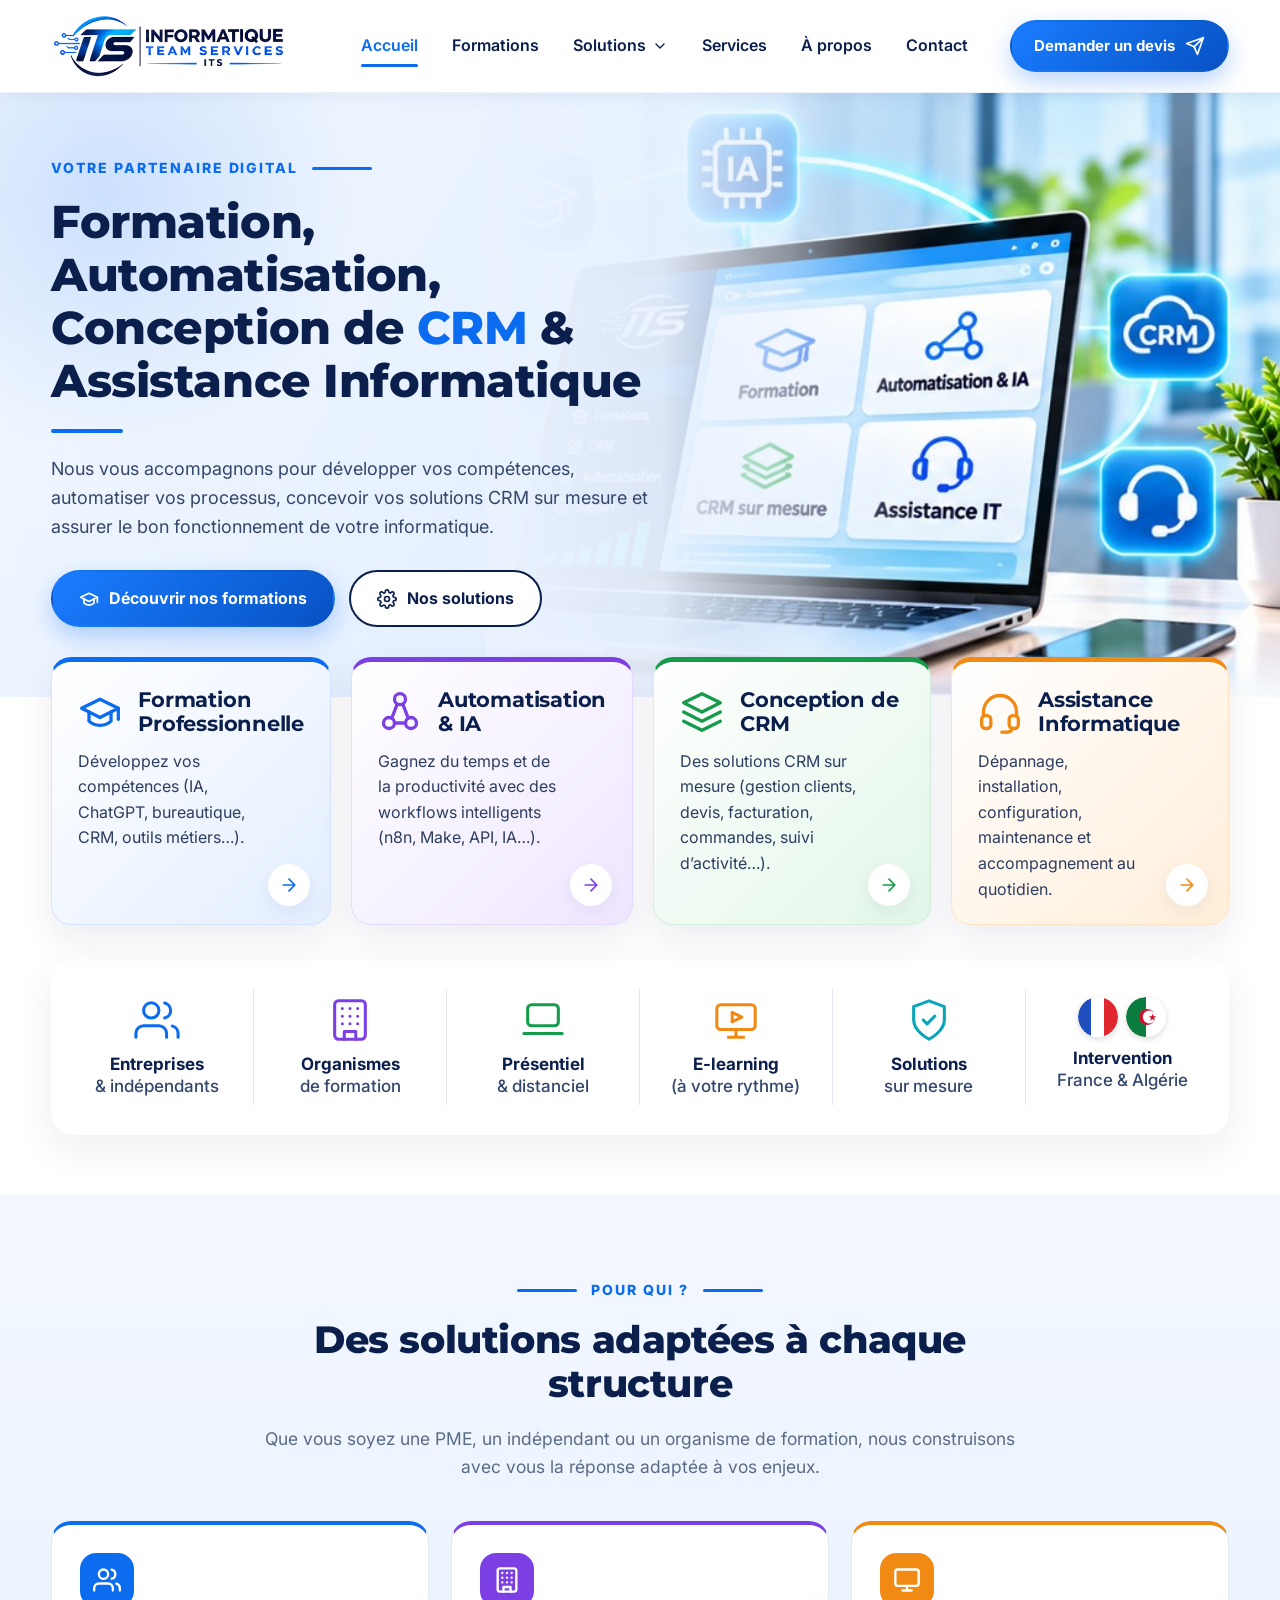
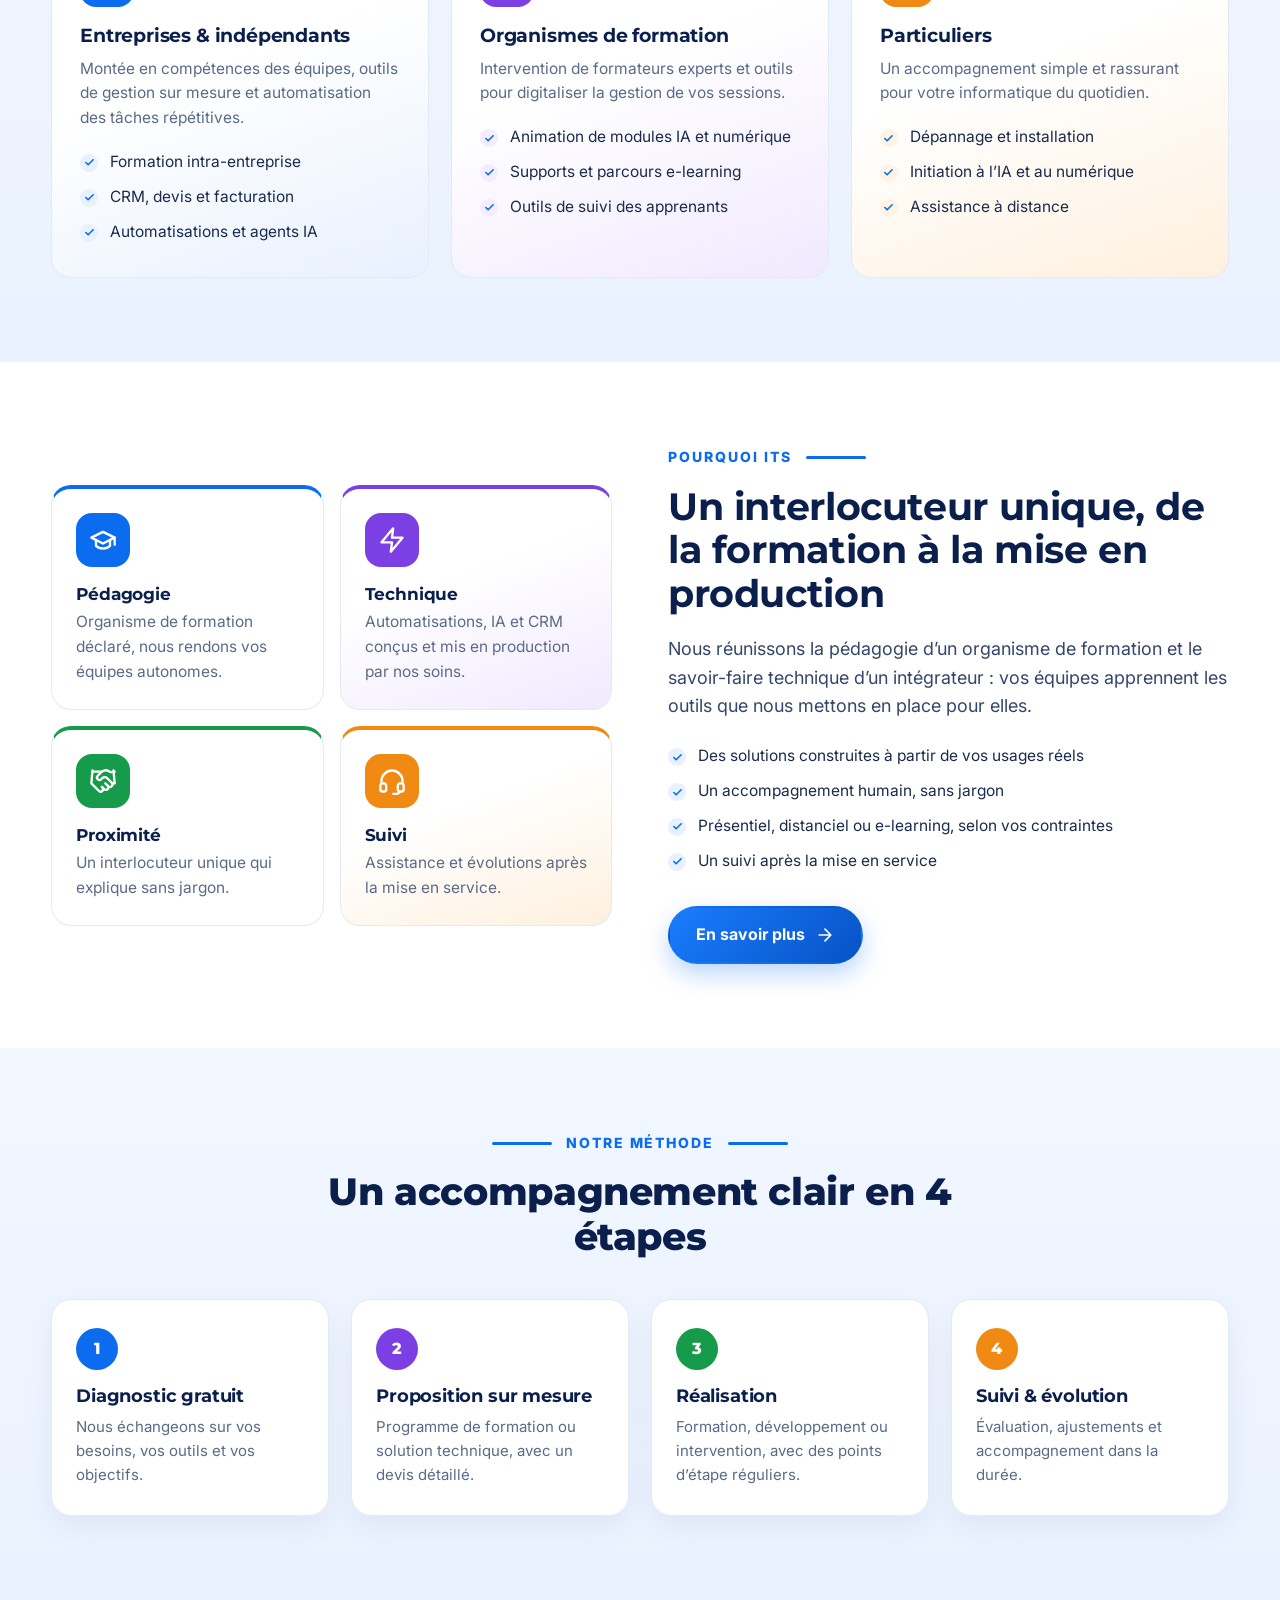
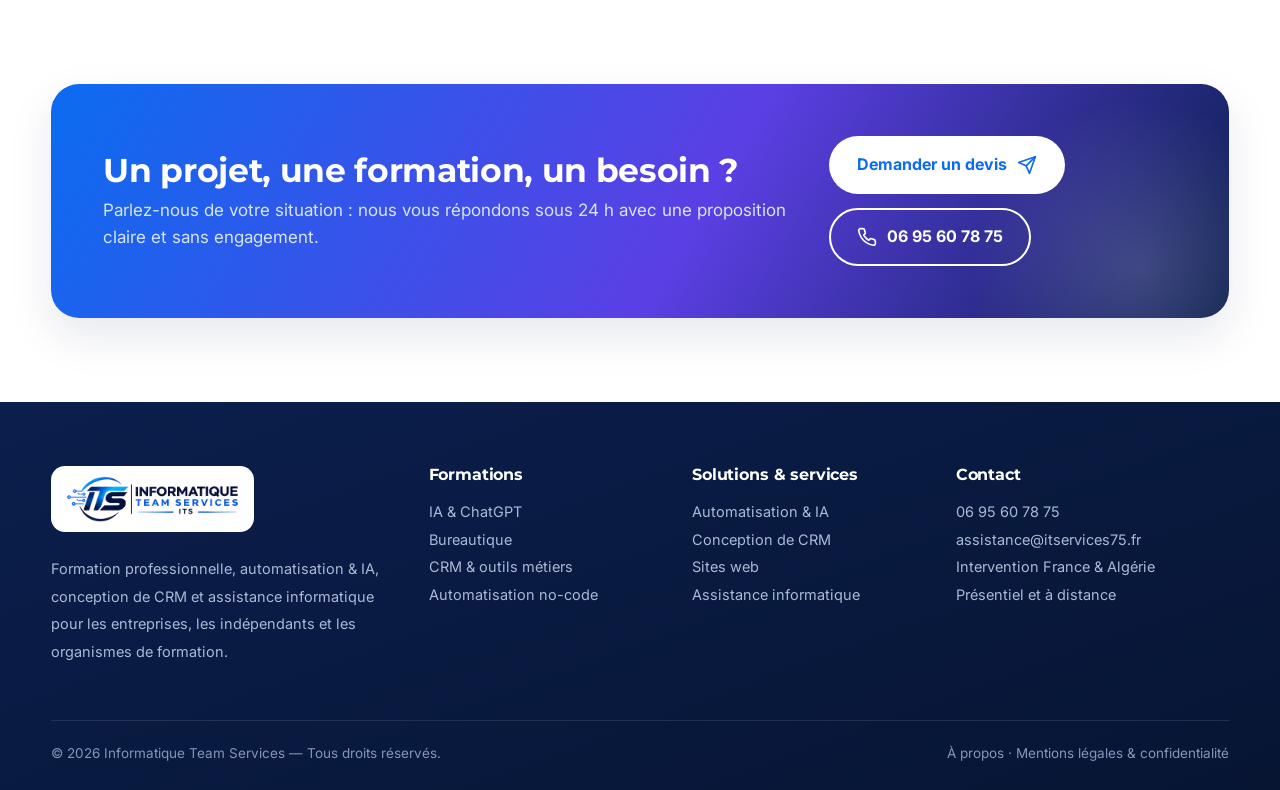
<file: site/index.html>
<!doctype html>
<html lang="fr">
<head>
<meta charset="utf-8">
<meta name="viewport" content="width=device-width,initial-scale=1">
<title>ITS — Informatique Team Services | Formation, Automatisation, CRM & Assistance informatique</title>
<meta name="description" content="Formation professionnelle (IA, ChatGPT, bureautique, CRM), automatisation & IA (n8n, Make), conception de CRM sur mesure et assistance informatique. Présentiel, distanciel et e-learning, en France et en Algérie.">
<link rel="canonical" href="__SITE_URL__/">
<meta name="theme-color" content="#0b6cf0">
<link rel="icon" type="image/png" href="favicon.png">
<link rel="apple-touch-icon" href="apple-touch-icon.png">
<meta property="og:type" content="website"><meta property="og:locale" content="fr_FR">
<meta property="og:site_name" content="Informatique Team Services">
<meta property="og:title" content="ITS — Informatique Team Services | Formation, Automatisation, CRM & Assistance informatique"><meta property="og:description" content="Formation professionnelle (IA, ChatGPT, bureautique, CRM), automatisation & IA (n8n, Make), conception de CRM sur mesure et assistance informatique. Présentiel, distanciel et e-learning, en France et en Algérie.">
<meta property="og:url" content="__SITE_URL__/">
<meta property="og:image" content="__SITE_URL__/hero-its.jpg"><meta name="twitter:card" content="summary_large_image">
<link rel="preconnect" href="https://fonts.googleapis.com"><link rel="preconnect" href="https://fonts.gstatic.com" crossorigin>
<link href="https://fonts.googleapis.com/css2?family=Inter:wght@400;500;600;700&family=Montserrat:wght@700;800&display=swap" rel="stylesheet">
<link rel="stylesheet" href="assets/style.css?v=4">
<script type="application/ld+json">{"@context":"https://schema.org","@type":"ProfessionalService","name":"Informatique Team Services","alternateName":"ITS","url":"__SITE_URL__/","logo":"__SITE_URL__/logo-its.png","image":"__SITE_URL__/hero-its.jpg","telephone":"+33695607875","email":"assistance@itservices75.fr","areaServed":[{"@type":"Country","name":"France"},{"@type":"Country","name":"Algérie"}],"description":"Formation professionnelle, automatisation et IA, conception de CRM et assistance informatique.","knowsAbout":["Formation IA","ChatGPT","Bureautique","CRM","Automatisation n8n","Make","Assistance informatique"]}</script>
</head>
<body>
<svg width="0" height="0" style="position:absolute" aria-hidden="true"><defs><symbol id="i-cap" viewBox="0 0 24 24"><path d="M22 10 12 5 2 10l10 5 10-5z"/><path d="M6 12v5c3 3 9 3 12 0v-5"/><path d="M22 10v6"/></symbol><symbol id="i-nodes" viewBox="0 0 24 24"><circle cx="6" cy="18" r="3"/><circle cx="18" cy="18" r="3"/><circle cx="12" cy="5" r="3"/><path d="M10.5 7.6 7.5 15.4M13.5 7.6l3 7.8M9 18h6"/></symbol><symbol id="i-layers" viewBox="0 0 24 24"><path d="m12 2 10 5-10 5L2 7z"/><path d="m2 12 10 5 10-5"/><path d="m2 17 10 5 10-5"/></symbol><symbol id="i-headset" viewBox="0 0 24 24"><path d="M3 14v-2a9 9 0 0 1 18 0v2"/><rect x="2" y="14" width="5" height="7" rx="2"/><rect x="17" y="14" width="5" height="7" rx="2"/><path d="M19 21a4 4 0 0 1-4 2h-2"/></symbol><symbol id="i-users" viewBox="0 0 24 24"><path d="M17 21v-2a4 4 0 0 0-4-4H5a4 4 0 0 0-4 4v2"/><circle cx="9" cy="7" r="4"/><path d="M23 21v-2a4 4 0 0 0-3-3.9M16 3.1a4 4 0 0 1 0 7.8"/></symbol><symbol id="i-building" viewBox="0 0 24 24"><rect x="4" y="2" width="16" height="20" rx="2"/><path d="M9 22v-4h6v4M8 6h.01M12 6h.01M16 6h.01M8 10h.01M12 10h.01M16 10h.01M8 14h.01M12 14h.01M16 14h.01"/></symbol><symbol id="i-laptop" viewBox="0 0 24 24"><rect x="4" y="4" width="16" height="11" rx="2"/><path d="M2 19h20"/></symbol><symbol id="i-play" viewBox="0 0 24 24"><rect x="2" y="4" width="20" height="13" rx="2"/><path d="m10 8 5 2.5-5 2.5z"/><path d="M8 21h8M12 17v4"/></symbol><symbol id="i-shield" viewBox="0 0 24 24"><path d="M12 22s8-4 8-10V5l-8-3-8 3v7c0 6 8 10 8 10z"/><path d="m9 12 2 2 4-4"/></symbol><symbol id="i-arrow" viewBox="0 0 24 24"><path d="M5 12h14M12 5l7 7-7 7"/></symbol><symbol id="i-send" viewBox="0 0 24 24"><path d="m22 2-7 20-4-9-9-4z"/><path d="M22 2 11 13"/></symbol><symbol id="i-gear" viewBox="0 0 24 24"><circle cx="12" cy="12" r="3"/><path d="M19.4 15a1.7 1.7 0 0 0 .3 1.8l.1.1a2 2 0 1 1-2.8 2.8l-.1-.1a1.7 1.7 0 0 0-1.8-.3 1.7 1.7 0 0 0-1 1.5V21a2 2 0 1 1-4 0v-.1a1.7 1.7 0 0 0-1.1-1.5 1.7 1.7 0 0 0-1.8.3l-.1.1a2 2 0 1 1-2.8-2.8l.1-.1a1.7 1.7 0 0 0 .3-1.8 1.7 1.7 0 0 0-1.5-1H3a2 2 0 1 1 0-4h.1a1.7 1.7 0 0 0 1.5-1.1 1.7 1.7 0 0 0-.3-1.8l-.1-.1a2 2 0 1 1 2.8-2.8l.1.1a1.7 1.7 0 0 0 1.8.3H9a1.7 1.7 0 0 0 1-1.5V3a2 2 0 1 1 4 0v.1a1.7 1.7 0 0 0 1 1.5 1.7 1.7 0 0 0 1.8-.3l.1-.1a2 2 0 1 1 2.8 2.8l-.1.1a1.7 1.7 0 0 0-.3 1.8V9a1.7 1.7 0 0 0 1.5 1H21a2 2 0 1 1 0 4h-.1a1.7 1.7 0 0 0-1.5 1z"/></symbol><symbol id="i-chev" viewBox="0 0 24 24"><path d="m6 9 6 6 6-6"/></symbol><symbol id="i-menu" viewBox="0 0 24 24"><path d="M4 6h16M4 12h16M4 18h16"/></symbol><symbol id="i-x" viewBox="0 0 24 24"><path d="M18 6 6 18M6 6l12 12"/></symbol><symbol id="i-phone" viewBox="0 0 24 24"><path d="M22 16.9v3a2 2 0 0 1-2.2 2 19.8 19.8 0 0 1-8.6-3.1 19.5 19.5 0 0 1-6-6A19.8 19.8 0 0 1 2.1 4.2 2 2 0 0 1 4.1 2h3a2 2 0 0 1 2 1.7c.1.9.4 1.8.7 2.7a2 2 0 0 1-.5 2.1L8 9.8a16 16 0 0 0 6 6l1.3-1.3a2 2 0 0 1 2.1-.4c.9.3 1.8.6 2.7.7a2 2 0 0 1 1.7 2z"/></symbol><symbol id="i-mail" viewBox="0 0 24 24"><rect x="2" y="4" width="20" height="16" rx="2"/><path d="m22 7-10 6L2 7"/></symbol><symbol id="i-pin" viewBox="0 0 24 24"><path d="M20 10c0 6-8 12-8 12s-8-6-8-12a8 8 0 0 1 16 0z"/><circle cx="12" cy="10" r="3"/></symbol><symbol id="i-clock" viewBox="0 0 24 24"><circle cx="12" cy="12" r="10"/><path d="M12 6v6l4 2"/></symbol><symbol id="i-bot" viewBox="0 0 24 24"><rect x="3" y="8" width="18" height="12" rx="3"/><path d="M12 8V4M8 4h8M9 14h.01M15 14h.01"/></symbol><symbol id="i-zap" viewBox="0 0 24 24"><path d="M13 2 3 14h9l-1 8 10-12h-9l1-8z"/></symbol><symbol id="i-globe" viewBox="0 0 24 24"><circle cx="12" cy="12" r="10"/><path d="M2 12h20M12 2a15.3 15.3 0 0 1 4 10 15.3 15.3 0 0 1-4 10 15.3 15.3 0 0 1-4-10 15.3 15.3 0 0 1 4-10z"/></symbol><symbol id="i-wrench" viewBox="0 0 24 24"><path d="M14.7 6.3a1 1 0 0 0 0 1.4l1.6 1.6a1 1 0 0 0 1.4 0l3.8-3.8a6 6 0 0 1-7.9 7.9l-6.9 6.9a2.1 2.1 0 0 1-3-3l6.9-6.9a6 6 0 0 1 7.9-7.9z"/></symbol><symbol id="i-download" viewBox="0 0 24 24"><path d="M21 15v4a2 2 0 0 1-2 2H5a2 2 0 0 1-2-2v-4M7 10l5 5 5-5M12 15V3"/></symbol><symbol id="i-wifi" viewBox="0 0 24 24"><path d="M5 12.6a10 10 0 0 1 14 0M1.4 9a15 15 0 0 1 21.2 0M8.5 16.1a5 5 0 0 1 7 0M12 20h.01"/></symbol><symbol id="i-chart" viewBox="0 0 24 24"><path d="M3 3v18h18"/><path d="m7 15 4-4 3 3 5-6"/></symbol><symbol id="i-doc" viewBox="0 0 24 24"><path d="M14 2H6a2 2 0 0 0-2 2v16a2 2 0 0 0 2 2h12a2 2 0 0 0 2-2V8z"/><path d="M14 2v6h6M8 13h8M8 17h5"/></symbol><symbol id="i-target" viewBox="0 0 24 24"><circle cx="12" cy="12" r="10"/><circle cx="12" cy="12" r="6"/><circle cx="12" cy="12" r="2"/></symbol><symbol id="i-spark" viewBox="0 0 24 24"><path d="M12 3l1.9 5.8L20 11l-6.1 2.2L12 19l-1.9-5.8L4 11l6.1-2.2z"/></symbol><symbol id="i-handshake" viewBox="0 0 24 24"><path d="m11 17 2 2a1 1 0 1 0 3-3"/><path d="m14 14 2.5 2.5a1 1 0 1 0 3-3l-3.9-3.9a3 3 0 0 0-4.2 0l-.9.9a1 1 0 1 1-3-3l2.8-2.8a5.8 5.8 0 0 1 7.1-.9l.5.3a2 2 0 0 0 1.4.3L22 4"/><path d="m21 3 1 11h-2M3 3 2 14l6.5 6.5a1 1 0 1 0 3-3M3 4h8"/></symbol><symbol id="i-lock" viewBox="0 0 24 24"><rect x="3" y="11" width="18" height="11" rx="2"/><path d="M7 11V7a5 5 0 0 1 10 0v4"/></symbol><symbol id="i-monitor" viewBox="0 0 24 24"><rect x="2" y="3" width="20" height="14" rx="2"/><path d="M8 21h8M12 17v4"/></symbol></defs></svg>
<a class="skip" href="#main">Aller au contenu</a>
<header class="site">
 <div class="container hdr">
  <a class="brand" href="index.html" aria-label="Informatique Team Services — accueil"><img src="logo-its.png" alt="Informatique Team Services — ITS" width="236" height="62"></a>
  <nav class="main" aria-label="Navigation principale"><a href="index.html" class="active" aria-current="page">Accueil</a><a href="formations.html">Formations</a><div class="dd"><button aria-expanded="false" aria-haspopup="true">Solutions <svg class="ic" aria-hidden="true"><use href="#i-chev"/></svg></button><div class="dd-menu"><a href="solutions.html#automatisation"><svg class="ic" aria-hidden="true"><use href="#i-nodes"/></svg><span><strong>Automatisation & IA</strong><small>Workflows, agents IA, chatbots</small></span></a><a href="solutions.html#crm"><svg class="ic" aria-hidden="true"><use href="#i-layers"/></svg><span><strong>Conception de CRM</strong><small>Clients, devis, facturation, suivi</small></span></a><a href="solutions.html#web"><svg class="ic" aria-hidden="true"><use href="#i-globe"/></svg><span><strong>Sites web & outils</strong><small>Sites vitrines, espaces clients</small></span></a></div></div><a href="services.html">Services</a><a href="a-propos.html">À propos</a><a href="contact.html">Contact</a></nav>
  <a class="btn btn-blue" href="contact.html">Demander un devis <svg class="ic" aria-hidden="true"><use href="#i-send"/></svg></a>
  <button class="burger" aria-label="Ouvrir le menu" aria-expanded="false" aria-controls="drawer"><svg class="ic" aria-hidden="true"><use href="#i-menu"/></svg></button>
 </div>
 <div class="drawer" id="drawer"><a href="index.html">Accueil</a><a href="formations.html">Formations</a><a href="solutions.html">Solutions</a><a class="sub" href="solutions.html#automatisation">Automatisation & IA</a><a class="sub" href="solutions.html#crm">Conception de CRM</a><a class="sub" href="solutions.html#web">Sites web & outils</a><a href="services.html">Services</a><a href="a-propos.html">À propos</a><a href="contact.html">Contact</a><a class="btn btn-blue" href="contact.html">Demander un devis <svg class="ic" aria-hidden="true"><use href="#i-send"/></svg></a></div>
</header>
<main id="main">
<section class="hero hero-xl">
 <div class="hero-bg" aria-hidden="true"><img src="hero-its-wide.jpg" alt="" width="902" height="489" fetchpriority="high"></div>
 <div class="container hero-grid">
 <div class="hero-txt">
  <div class="eyebrow">Votre partenaire digital</div>
  <h1>Formation, Automatisation, Conception de <span class="blue">CRM</span> &amp; Assistance Informatique</h1>
  <p class="lead">Nous vous accompagnons pour développer vos compétences, automatiser vos processus, concevoir vos solutions CRM sur mesure et assurer le bon fonctionnement de votre informatique.</p>
  <div class="actions"><a class="btn btn-blue" href="formations.html"><svg class="ic" aria-hidden="true"><use href="#i-cap"/></svg>Découvrir nos formations</a><a class="btn btn-line" href="solutions.html"><svg class="ic" aria-hidden="true"><use href="#i-gear"/></svg>Nos solutions</a></div>
 </div>
 </div>
 <div class="hero-mobile-img"><img src="hero-its.jpg" alt="Ordinateur portable affichant la plateforme ITS : formation, automatisation & IA, CRM sur mesure et assistance IT" width="882" height="490" loading="lazy"></div>
</section>

<section aria-label="Nos domaines"><div class="container services4"><a class="svc c-blue" href="formations.html"><div class="top"><svg class="ic" aria-hidden="true"><use href="#i-cap"/></svg><h3>Formation Professionnelle</h3></div><p>Développez vos compétences (IA, ChatGPT, bureautique, CRM, outils métiers…).</p><span class="go"><svg class="ic" aria-hidden="true"><use href="#i-arrow"/></svg></span></a><a class="svc c-violet" href="solutions.html#automatisation"><div class="top"><svg class="ic" aria-hidden="true"><use href="#i-nodes"/></svg><h3>Automatisation & IA</h3></div><p>Gagnez du temps et de la productivité avec des workflows intelligents (n8n, Make, API, IA…).</p><span class="go"><svg class="ic" aria-hidden="true"><use href="#i-arrow"/></svg></span></a><a class="svc c-green" href="solutions.html#crm"><div class="top"><svg class="ic" aria-hidden="true"><use href="#i-layers"/></svg><h3>Conception de CRM</h3></div><p>Des solutions CRM sur mesure (gestion clients, devis, facturation, commandes, suivi d’activité…).</p><span class="go"><svg class="ic" aria-hidden="true"><use href="#i-arrow"/></svg></span></a><a class="svc c-orange" href="services.html"><div class="top"><svg class="ic" aria-hidden="true"><use href="#i-headset"/></svg><h3>Assistance Informatique</h3></div><p>Dépannage, installation, configuration, maintenance et accompagnement au quotidien.</p><span class="go"><svg class="ic" aria-hidden="true"><use href="#i-arrow"/></svg></span></a></div></section>
<section aria-label="Nos atouts"><div class="container perks"><div class="perk"><svg class="ic" aria-hidden="true"><use href="#i-users"/></svg>Entreprises<span>& indépendants</span></div><div class="perk"><svg class="ic" aria-hidden="true"><use href="#i-building"/></svg>Organismes<span>de formation</span></div><div class="perk"><svg class="ic" aria-hidden="true"><use href="#i-laptop"/></svg>Présentiel<span>& distanciel</span></div><div class="perk"><svg class="ic" aria-hidden="true"><use href="#i-play"/></svg>E-learning<span>(à votre rythme)</span></div><div class="perk"><svg class="ic" aria-hidden="true"><use href="#i-shield"/></svg>Solutions<span>sur mesure</span></div><div class="perk"><div class="flags"><svg viewBox="0 0 40 40" aria-label="France"><clipPath id="cf"><circle cx="20" cy="20" r="20"/></clipPath><g clip-path="url(#cf)"><rect width="14" height="40" fill="#1f4fbf"/><rect x="13" width="14" height="40" fill="#fff"/><rect x="26" width="14" height="40" fill="#e0262f"/></g></svg><svg viewBox="0 0 40 40" aria-label="Algérie"><clipPath id="cd"><circle cx="20" cy="20" r="20"/></clipPath><g clip-path="url(#cd)"><rect width="20" height="40" fill="#0b7d3e"/><rect x="20" width="20" height="40" fill="#fff"/><circle cx="21" cy="20" r="8" fill="#d21034"/><circle cx="23.2" cy="20" r="6.4" fill="#fff"/><path d="m26.5 16.6 1 2.6 2.8.1-2.2 1.7.8 2.7-2.4-1.6-2.3 1.6.8-2.7-2.2-1.7 2.8-.1z" fill="#d21034"/></g></svg></div>Intervention<span>France & Algérie</span></div></div></section>

<section class="section alt"><div class="container">
 <div class="head center"><div class="eyebrow">Pour qui ?</div><h2>Des solutions adaptées à chaque structure</h2><p>Que vous soyez une PME, un indépendant ou un organisme de formation, nous construisons avec vous la réponse adaptée à vos enjeux.</p></div>
 <div class="grid3">
  <div class="card t-blue"><div class="badge"><svg class="ic" aria-hidden="true"><use href="#i-users"/></svg></div><h3>Entreprises & indépendants</h3><p>Montée en compétences des équipes, outils de gestion sur mesure et automatisation des tâches répétitives.</p><ul class="checks"><li>Formation intra-entreprise</li><li>CRM, devis et facturation</li><li>Automatisations et agents IA</li></ul></div>
  <div class="card t-violet"><div class="badge"><svg class="ic" aria-hidden="true"><use href="#i-building"/></svg></div><h3>Organismes de formation</h3><p>Intervention de formateurs experts et outils pour digitaliser la gestion de vos sessions.</p><ul class="checks"><li>Animation de modules IA et numérique</li><li>Supports et parcours e-learning</li><li>Outils de suivi des apprenants</li></ul></div>
  <div class="card t-orange"><div class="badge"><svg class="ic" aria-hidden="true"><use href="#i-monitor"/></svg></div><h3>Particuliers</h3><p>Un accompagnement simple et rassurant pour votre informatique du quotidien.</p><ul class="checks"><li>Dépannage et installation</li><li>Initiation à l’IA et au numérique</li><li>Assistance à distance</li></ul></div>
 </div>
</div></section>

<section class="section"><div class="container split">
 <div class="why">
  <div class="card"><div class="badge"><svg class="ic" aria-hidden="true"><use href="#i-cap"/></svg></div><h3>Pédagogie</h3><p>Organisme de formation déclaré, nous rendons vos équipes autonomes.</p></div>
  <div class="card t-violet"><div class="badge"><svg class="ic" aria-hidden="true"><use href="#i-zap"/></svg></div><h3>Technique</h3><p>Automatisations, IA et CRM conçus et mis en production par nos soins.</p></div>
  <div class="card"><div class="badge" style="background:var(--green-l);color:var(--green)"><svg class="ic" aria-hidden="true"><use href="#i-handshake"/></svg></div><h3>Proximité</h3><p>Un interlocuteur unique qui explique sans jargon.</p></div>
  <div class="card t-orange"><div class="badge"><svg class="ic" aria-hidden="true"><use href="#i-headset"/></svg></div><h3>Suivi</h3><p>Assistance et évolutions après la mise en service.</p></div>
 </div>
 <div>
  <div class="eyebrow">Pourquoi ITS</div>
  <h2 style="font-size:clamp(28px,3vw,38px)">Un interlocuteur unique, de la formation à la mise en production</h2>
  <p class="lead">Nous réunissons la pédagogie d’un organisme de formation et le savoir-faire technique d’un intégrateur : vos équipes apprennent les outils que nous mettons en place pour elles.</p>
  <ul class="checks"><li>Des solutions construites à partir de vos usages réels</li><li>Un accompagnement humain, sans jargon</li><li>Présentiel, distanciel ou e-learning, selon vos contraintes</li><li>Un suivi après la mise en service</li></ul>
  <div class="actions"><a class="btn btn-blue" href="a-propos.html">En savoir plus <svg class="ic" aria-hidden="true"><use href="#i-arrow"/></svg></a></div>
 </div>
</div></section>

<section class="section alt"><div class="container">
 <div class="head center"><div class="eyebrow">Notre méthode</div><h2>Un accompagnement clair en 4 étapes</h2></div>
 <div class="steps">
  <div class="step"><h3>Diagnostic gratuit</h3><p>Nous échangeons sur vos besoins, vos outils et vos objectifs.</p></div>
  <div class="step"><h3>Proposition sur mesure</h3><p>Programme de formation ou solution technique, avec un devis détaillé.</p></div>
  <div class="step"><h3>Réalisation</h3><p>Formation, développement ou intervention, avec des points d’étape réguliers.</p></div>
  <div class="step"><h3>Suivi & évolution</h3><p>Évaluation, ajustements et accompagnement dans la durée.</p></div>
 </div>
</div></section>
<section class="section"><div class="container"><div class="cta">
 <div><h2>Un projet, une formation, un besoin ?</h2><p>Parlez-nous de votre situation : nous vous répondons sous 24 h avec une proposition claire et sans engagement.</p></div>
 <div class="actions"><a class="btn btn-white" href="contact.html">Demander un devis <svg class="ic" aria-hidden="true"><use href="#i-send"/></svg></a><a class="btn btn-line" style="background:transparent;color:#fff;border-color:#fff" href="tel:+33695607875"><svg class="ic" aria-hidden="true"><use href="#i-phone"/></svg>06 95 60 78 75</a></div>
</div></div></section>
</main>
<footer class="site">
 <div class="container">
  <div class="fgrid4">
   <div><span class="flogo"><img src="logo-its.png" alt="Informatique Team Services" width="175" height="46" loading="lazy"></span>
    <p>Formation professionnelle, automatisation & IA, conception de CRM et assistance informatique pour les entreprises, les indépendants et les organismes de formation.</p></div>
   <div><h4>Formations</h4><ul>
    <li><a href="formations.html#ia">IA & ChatGPT</a></li><li><a href="formations.html#bureautique">Bureautique</a></li>
    <li><a href="formations.html#crm">CRM & outils métiers</a></li><li><a href="formations.html#automatisation">Automatisation no-code</a></li></ul></div>
   <div><h4>Solutions & services</h4><ul>
    <li><a href="solutions.html#automatisation">Automatisation & IA</a></li><li><a href="solutions.html#crm">Conception de CRM</a></li>
    <li><a href="solutions.html#web">Sites web</a></li><li><a href="services.html">Assistance informatique</a></li></ul></div>
   <div><h4>Contact</h4><p><a href="tel:+33695607875">06 95 60 78 75</a><br><a href="mailto:assistance@itservices75.fr">assistance@itservices75.fr</a><br>Intervention France & Algérie<br>Présentiel et à distance</p></div>
  </div>
  <div class="copy"><span>© <span id="y">2026</span> Informatique Team Services — Tous droits réservés.</span><span><a href="a-propos.html">À propos</a> · <a href="mentions-legales.html">Mentions légales & confidentialité</a></span></div>
 </div>
</footer>
<div class="mbar"><a class="btn btn-line" href="tel:+33695607875"><svg class="ic" aria-hidden="true"><use href="#i-phone"/></svg>Appeler</a><a class="btn btn-blue" href="contact.html">Demander un devis</a></div>
<script src="assets/main.js?v=4" defer></script>
</body>
</html>
</file>
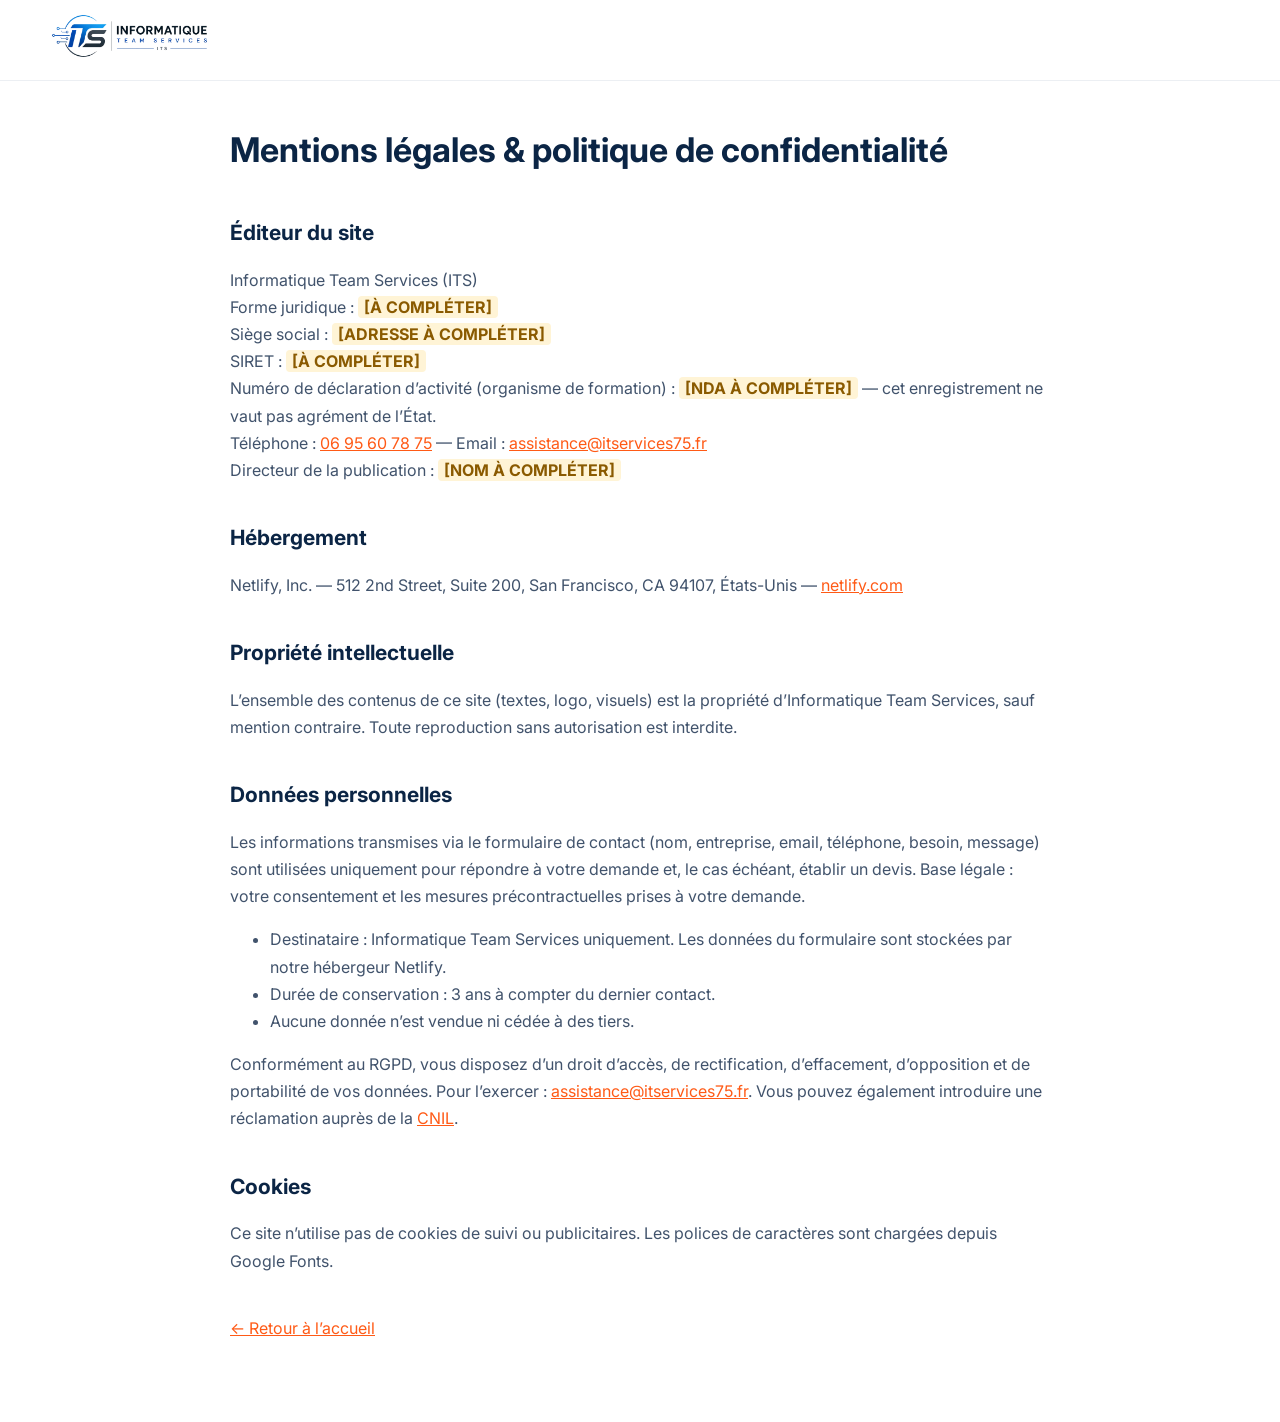
<file: mentions-legales.html>
<!doctype html>
<html lang="fr">
<head>
<meta charset="utf-8"><meta name="viewport" content="width=device-width,initial-scale=1">
<title>Mentions légales & confidentialité — Informatique Team Services</title>
<meta name="robots" content="noindex">
<link rel="icon" type="image/png" href="favicon.png">
<link href="https://fonts.googleapis.com/css2?family=Inter:wght@400;700;900&display=swap" rel="stylesheet">
<style>
body{margin:0;font-family:Inter,system-ui,Arial,sans-serif;color:#0b2545;background:#fff;line-height:1.7}
header{border-bottom:1px solid #eceff3;padding:14px 4%}header img{height:44px}
main{width:min(820px,92%);margin:40px auto 80px}
h1{font-size:34px;margin:0 0 30px}h2{font-size:21px;margin:36px 0 8px}
p,li{color:#41536c}a{color:#ff5a16}
.todo{background:#fff4d6;padding:1px 6px;border-radius:4px;color:#8a5a00;font-weight:700}
</style>
</head>
<body>
<header><a href="/"><img src="logo-its.png" alt="Informatique Team Services — accueil"></a></header>
<main>
<h1>Mentions légales & politique de confidentialité</h1>

<h2>Éditeur du site</h2>
<p>Informatique Team Services (ITS)<br>
Forme juridique : <span class="todo">[À COMPLÉTER]</span><br>
Siège social : <span class="todo">[ADRESSE À COMPLÉTER]</span><br>
SIRET : <span class="todo">[À COMPLÉTER]</span><br>
Numéro de déclaration d’activité (organisme de formation) : <span class="todo">[NDA À COMPLÉTER]</span> — cet enregistrement ne vaut pas agrément de l’État.<br>
Téléphone : <a href="tel:+33695607875">06 95 60 78 75</a> — Email : <a href="mailto:assistance@itservices75.fr">assistance@itservices75.fr</a><br>
Directeur de la publication : <span class="todo">[NOM À COMPLÉTER]</span></p>

<h2>Hébergement</h2>
<p>Netlify, Inc. — 512 2nd Street, Suite 200, San Francisco, CA 94107, États-Unis — <a href="https://www.netlify.com">netlify.com</a></p>

<h2>Propriété intellectuelle</h2>
<p>L’ensemble des contenus de ce site (textes, logo, visuels) est la propriété d’Informatique Team Services, sauf mention contraire. Toute reproduction sans autorisation est interdite.</p>

<h2 id="donnees">Données personnelles</h2>
<p>Les informations transmises via le formulaire de contact (nom, entreprise, email, téléphone, besoin, message) sont utilisées uniquement pour répondre à votre demande et, le cas échéant, établir un devis. Base légale : votre consentement et les mesures précontractuelles prises à votre demande.</p>
<ul>
 <li>Destinataire : Informatique Team Services uniquement. Les données du formulaire sont stockées par notre hébergeur Netlify.</li>
 <li>Durée de conservation : 3 ans à compter du dernier contact.</li>
 <li>Aucune donnée n’est vendue ni cédée à des tiers.</li>
</ul>
<p>Conformément au RGPD, vous disposez d’un droit d’accès, de rectification, d’effacement, d’opposition et de portabilité de vos données. Pour l’exercer : <a href="mailto:assistance@itservices75.fr">assistance@itservices75.fr</a>. Vous pouvez également introduire une réclamation auprès de la <a href="https://www.cnil.fr">CNIL</a>.</p>

<h2>Cookies</h2>
<p>Ce site n’utilise pas de cookies de suivi ou publicitaires. Les polices de caractères sont chargées depuis Google Fonts.</p>

<p style="margin-top:40px"><a href="/">← Retour à l’accueil</a></p>
</main>
</body>
</html>
</file>
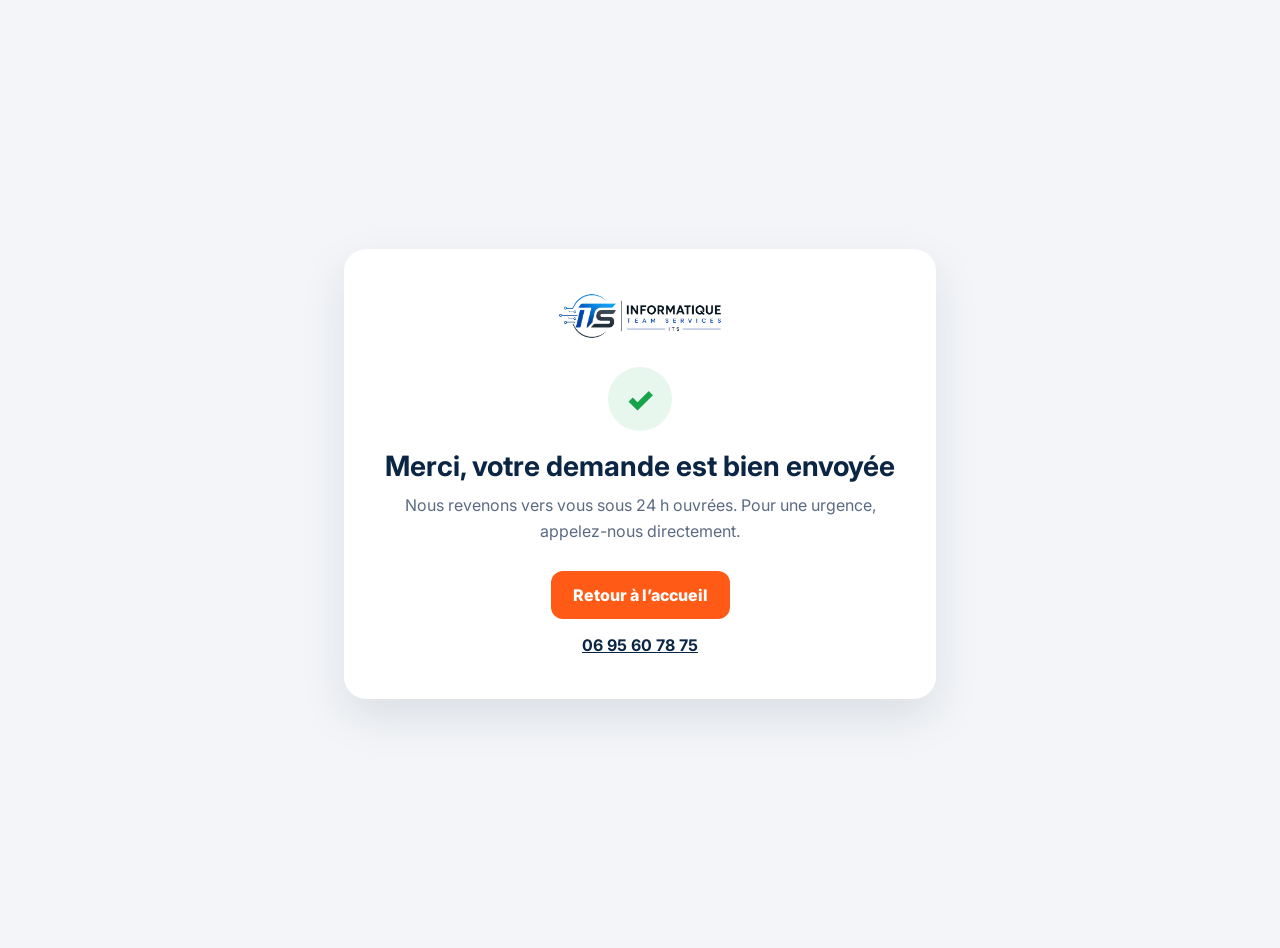
<file: merci.html>
<!doctype html>
<html lang="fr">
<head>
<meta charset="utf-8"><meta name="viewport" content="width=device-width,initial-scale=1">
<title>Demande envoyée — Informatique Team Services</title>
<meta name="robots" content="noindex">
<link rel="icon" type="image/png" href="favicon.png">
<link href="https://fonts.googleapis.com/css2?family=Inter:wght@400;700;900&display=swap" rel="stylesheet">
<style>
body{margin:0;min-height:100vh;display:grid;place-items:center;font-family:Inter,system-ui,Arial,sans-serif;background:#f3f5f8;color:#0b2545;padding:24px}
.box{background:#fff;border-radius:22px;padding:44px 36px;max-width:520px;text-align:center;box-shadow:0 18px 45px rgba(11,37,69,.1)}
.box img{height:46px;margin:0 auto 28px;display:block}
.ok{width:64px;height:64px;border-radius:50%;background:#e8f7ee;color:#16a34a;display:grid;place-items:center;margin:0 auto 18px;font-size:32px;font-weight:900}
h1{font-size:28px;margin:0 0 10px}p{color:#5b6b82;line-height:1.6;margin:0 0 26px}
a.btn{display:inline-block;background:#ff5a16;color:#fff;font-weight:800;padding:14px 22px;border-radius:12px;text-decoration:none}
.tel{display:block;margin-top:16px;color:#0b2545;font-weight:700}
</style>
</head>
<body>
<div class="box">
 <img src="logo-its.png" alt="Informatique Team Services">
 <div class="ok">✓</div>
 <h1>Merci, votre demande est bien envoyée</h1>
 <p>Nous revenons vers vous sous 24 h ouvrées. Pour une urgence, appelez-nous directement.</p>
 <a class="btn" href="/">Retour à l’accueil</a>
 <a class="tel" href="tel:+33695607875">06 95 60 78 75</a>
</div>
</body>
</html>
</file>
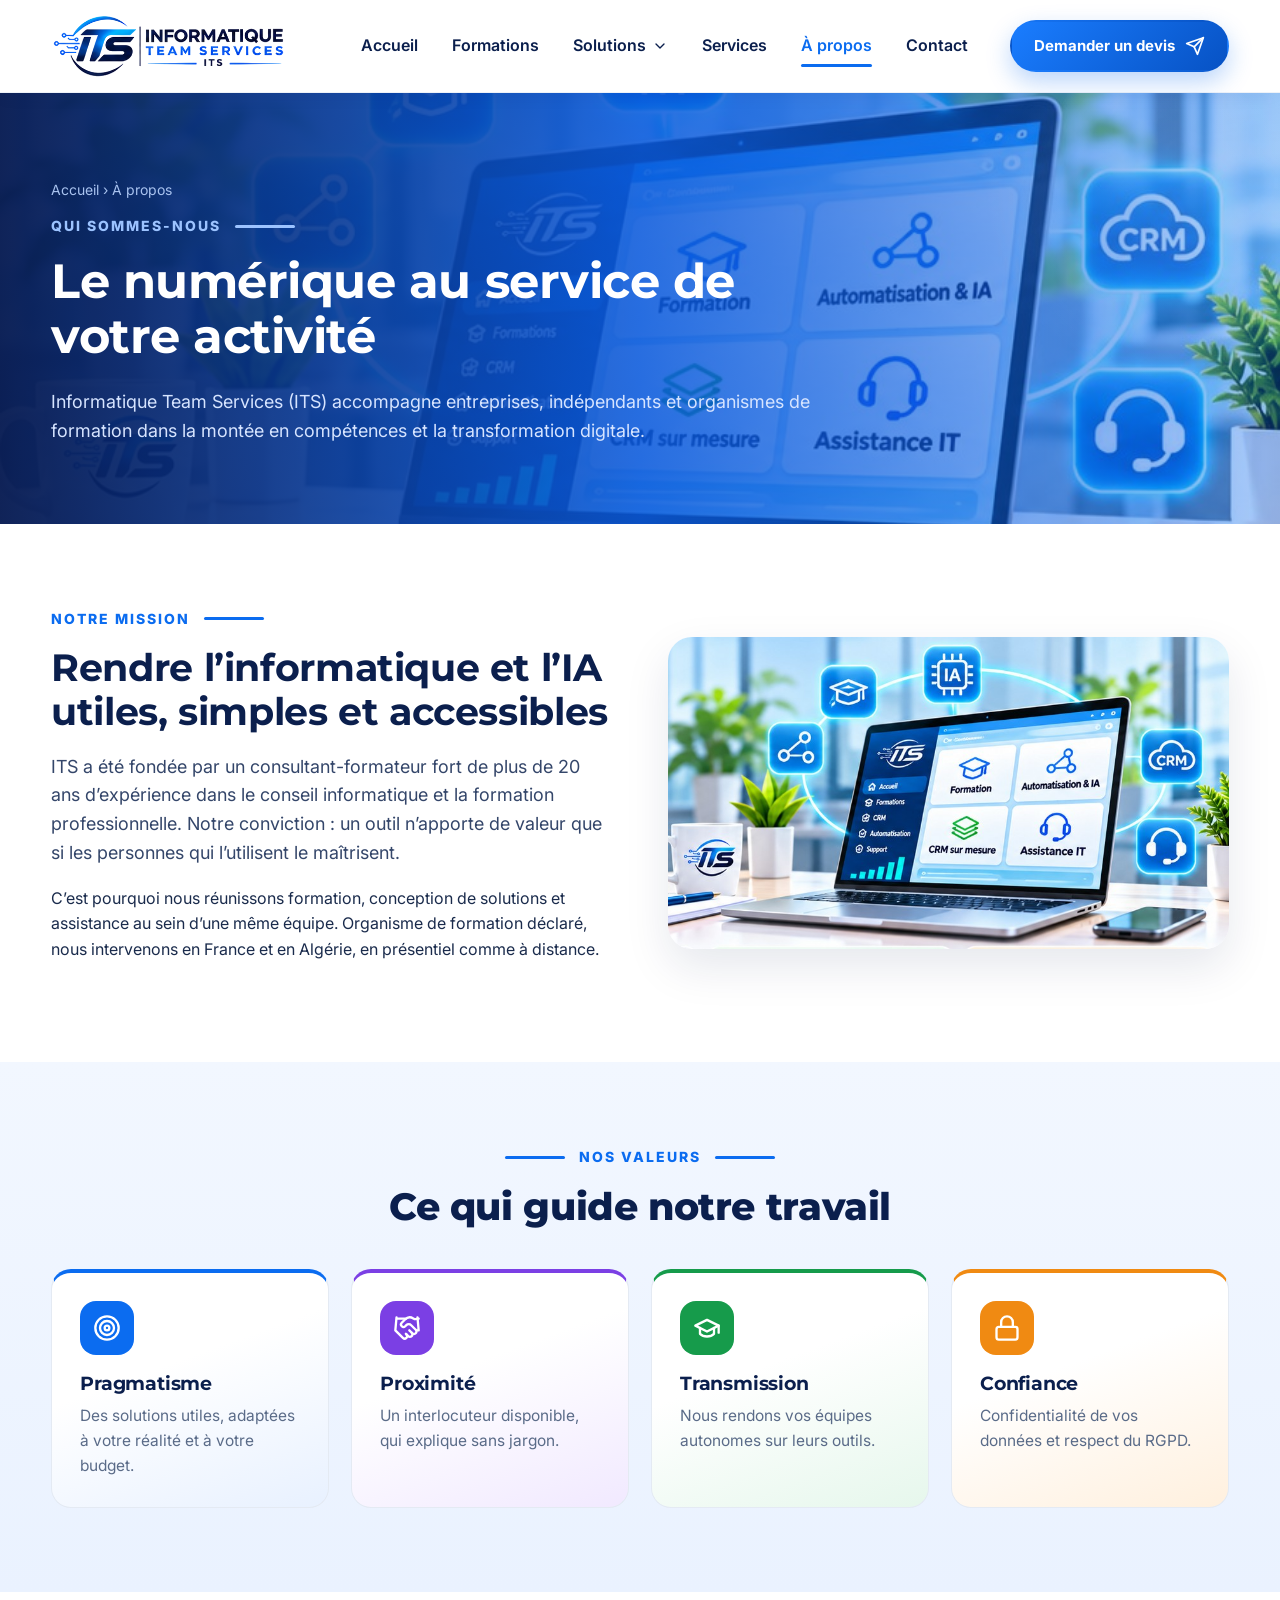
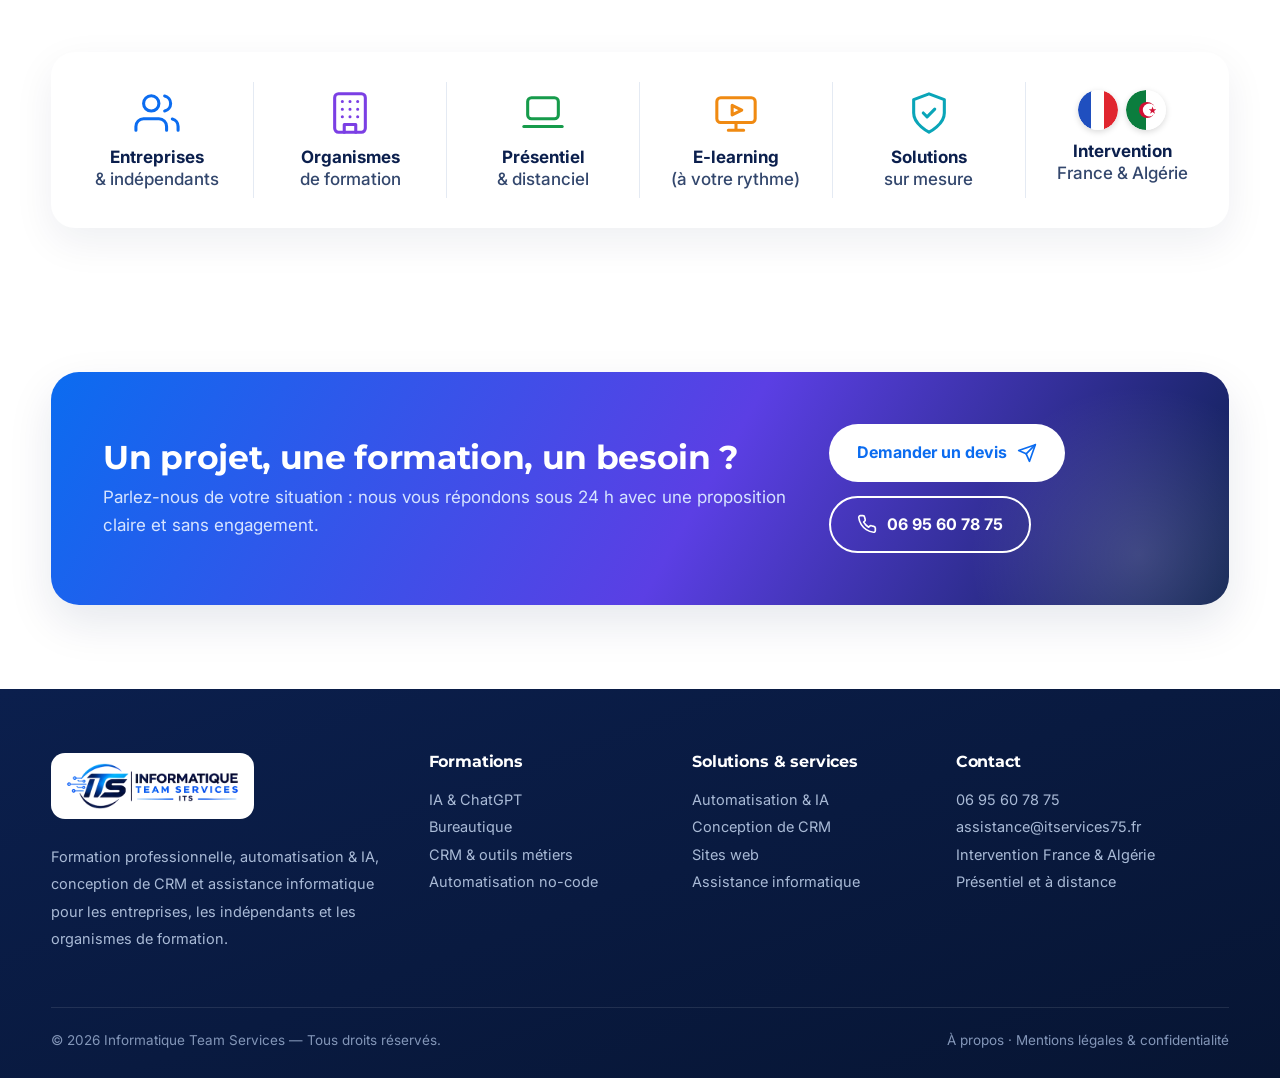
<file: site/a-propos.html>
<!doctype html>
<html lang="fr">
<head>
<meta charset="utf-8">
<meta name="viewport" content="width=device-width,initial-scale=1">
<title>À propos d’Informatique Team Services (ITS)</title>
<meta name="description" content="ITS accompagne entreprises, indépendants et organismes de formation : formation, automatisation & IA, CRM et assistance informatique, en France et en Algérie.">
<link rel="canonical" href="__SITE_URL__/a-propos.html">
<meta name="theme-color" content="#0b6cf0">
<link rel="icon" type="image/png" href="favicon.png">
<link rel="apple-touch-icon" href="apple-touch-icon.png">
<meta property="og:type" content="website"><meta property="og:locale" content="fr_FR">
<meta property="og:site_name" content="Informatique Team Services">
<meta property="og:title" content="À propos d’Informatique Team Services (ITS)"><meta property="og:description" content="ITS accompagne entreprises, indépendants et organismes de formation : formation, automatisation & IA, CRM et assistance informatique, en France et en Algérie.">
<meta property="og:url" content="__SITE_URL__/a-propos.html">
<meta property="og:image" content="__SITE_URL__/hero-its.jpg"><meta name="twitter:card" content="summary_large_image">
<link rel="preconnect" href="https://fonts.googleapis.com"><link rel="preconnect" href="https://fonts.gstatic.com" crossorigin>
<link href="https://fonts.googleapis.com/css2?family=Inter:wght@400;500;600;700&family=Montserrat:wght@700;800&display=swap" rel="stylesheet">
<link rel="stylesheet" href="assets/style.css?v=4">

</head>
<body>
<svg width="0" height="0" style="position:absolute" aria-hidden="true"><defs><symbol id="i-cap" viewBox="0 0 24 24"><path d="M22 10 12 5 2 10l10 5 10-5z"/><path d="M6 12v5c3 3 9 3 12 0v-5"/><path d="M22 10v6"/></symbol><symbol id="i-nodes" viewBox="0 0 24 24"><circle cx="6" cy="18" r="3"/><circle cx="18" cy="18" r="3"/><circle cx="12" cy="5" r="3"/><path d="M10.5 7.6 7.5 15.4M13.5 7.6l3 7.8M9 18h6"/></symbol><symbol id="i-layers" viewBox="0 0 24 24"><path d="m12 2 10 5-10 5L2 7z"/><path d="m2 12 10 5 10-5"/><path d="m2 17 10 5 10-5"/></symbol><symbol id="i-headset" viewBox="0 0 24 24"><path d="M3 14v-2a9 9 0 0 1 18 0v2"/><rect x="2" y="14" width="5" height="7" rx="2"/><rect x="17" y="14" width="5" height="7" rx="2"/><path d="M19 21a4 4 0 0 1-4 2h-2"/></symbol><symbol id="i-users" viewBox="0 0 24 24"><path d="M17 21v-2a4 4 0 0 0-4-4H5a4 4 0 0 0-4 4v2"/><circle cx="9" cy="7" r="4"/><path d="M23 21v-2a4 4 0 0 0-3-3.9M16 3.1a4 4 0 0 1 0 7.8"/></symbol><symbol id="i-building" viewBox="0 0 24 24"><rect x="4" y="2" width="16" height="20" rx="2"/><path d="M9 22v-4h6v4M8 6h.01M12 6h.01M16 6h.01M8 10h.01M12 10h.01M16 10h.01M8 14h.01M12 14h.01M16 14h.01"/></symbol><symbol id="i-laptop" viewBox="0 0 24 24"><rect x="4" y="4" width="16" height="11" rx="2"/><path d="M2 19h20"/></symbol><symbol id="i-play" viewBox="0 0 24 24"><rect x="2" y="4" width="20" height="13" rx="2"/><path d="m10 8 5 2.5-5 2.5z"/><path d="M8 21h8M12 17v4"/></symbol><symbol id="i-shield" viewBox="0 0 24 24"><path d="M12 22s8-4 8-10V5l-8-3-8 3v7c0 6 8 10 8 10z"/><path d="m9 12 2 2 4-4"/></symbol><symbol id="i-arrow" viewBox="0 0 24 24"><path d="M5 12h14M12 5l7 7-7 7"/></symbol><symbol id="i-send" viewBox="0 0 24 24"><path d="m22 2-7 20-4-9-9-4z"/><path d="M22 2 11 13"/></symbol><symbol id="i-gear" viewBox="0 0 24 24"><circle cx="12" cy="12" r="3"/><path d="M19.4 15a1.7 1.7 0 0 0 .3 1.8l.1.1a2 2 0 1 1-2.8 2.8l-.1-.1a1.7 1.7 0 0 0-1.8-.3 1.7 1.7 0 0 0-1 1.5V21a2 2 0 1 1-4 0v-.1a1.7 1.7 0 0 0-1.1-1.5 1.7 1.7 0 0 0-1.8.3l-.1.1a2 2 0 1 1-2.8-2.8l.1-.1a1.7 1.7 0 0 0 .3-1.8 1.7 1.7 0 0 0-1.5-1H3a2 2 0 1 1 0-4h.1a1.7 1.7 0 0 0 1.5-1.1 1.7 1.7 0 0 0-.3-1.8l-.1-.1a2 2 0 1 1 2.8-2.8l.1.1a1.7 1.7 0 0 0 1.8.3H9a1.7 1.7 0 0 0 1-1.5V3a2 2 0 1 1 4 0v.1a1.7 1.7 0 0 0 1 1.5 1.7 1.7 0 0 0 1.8-.3l.1-.1a2 2 0 1 1 2.8 2.8l-.1.1a1.7 1.7 0 0 0-.3 1.8V9a1.7 1.7 0 0 0 1.5 1H21a2 2 0 1 1 0 4h-.1a1.7 1.7 0 0 0-1.5 1z"/></symbol><symbol id="i-chev" viewBox="0 0 24 24"><path d="m6 9 6 6 6-6"/></symbol><symbol id="i-menu" viewBox="0 0 24 24"><path d="M4 6h16M4 12h16M4 18h16"/></symbol><symbol id="i-x" viewBox="0 0 24 24"><path d="M18 6 6 18M6 6l12 12"/></symbol><symbol id="i-phone" viewBox="0 0 24 24"><path d="M22 16.9v3a2 2 0 0 1-2.2 2 19.8 19.8 0 0 1-8.6-3.1 19.5 19.5 0 0 1-6-6A19.8 19.8 0 0 1 2.1 4.2 2 2 0 0 1 4.1 2h3a2 2 0 0 1 2 1.7c.1.9.4 1.8.7 2.7a2 2 0 0 1-.5 2.1L8 9.8a16 16 0 0 0 6 6l1.3-1.3a2 2 0 0 1 2.1-.4c.9.3 1.8.6 2.7.7a2 2 0 0 1 1.7 2z"/></symbol><symbol id="i-mail" viewBox="0 0 24 24"><rect x="2" y="4" width="20" height="16" rx="2"/><path d="m22 7-10 6L2 7"/></symbol><symbol id="i-pin" viewBox="0 0 24 24"><path d="M20 10c0 6-8 12-8 12s-8-6-8-12a8 8 0 0 1 16 0z"/><circle cx="12" cy="10" r="3"/></symbol><symbol id="i-clock" viewBox="0 0 24 24"><circle cx="12" cy="12" r="10"/><path d="M12 6v6l4 2"/></symbol><symbol id="i-bot" viewBox="0 0 24 24"><rect x="3" y="8" width="18" height="12" rx="3"/><path d="M12 8V4M8 4h8M9 14h.01M15 14h.01"/></symbol><symbol id="i-zap" viewBox="0 0 24 24"><path d="M13 2 3 14h9l-1 8 10-12h-9l1-8z"/></symbol><symbol id="i-globe" viewBox="0 0 24 24"><circle cx="12" cy="12" r="10"/><path d="M2 12h20M12 2a15.3 15.3 0 0 1 4 10 15.3 15.3 0 0 1-4 10 15.3 15.3 0 0 1-4-10 15.3 15.3 0 0 1 4-10z"/></symbol><symbol id="i-wrench" viewBox="0 0 24 24"><path d="M14.7 6.3a1 1 0 0 0 0 1.4l1.6 1.6a1 1 0 0 0 1.4 0l3.8-3.8a6 6 0 0 1-7.9 7.9l-6.9 6.9a2.1 2.1 0 0 1-3-3l6.9-6.9a6 6 0 0 1 7.9-7.9z"/></symbol><symbol id="i-download" viewBox="0 0 24 24"><path d="M21 15v4a2 2 0 0 1-2 2H5a2 2 0 0 1-2-2v-4M7 10l5 5 5-5M12 15V3"/></symbol><symbol id="i-wifi" viewBox="0 0 24 24"><path d="M5 12.6a10 10 0 0 1 14 0M1.4 9a15 15 0 0 1 21.2 0M8.5 16.1a5 5 0 0 1 7 0M12 20h.01"/></symbol><symbol id="i-chart" viewBox="0 0 24 24"><path d="M3 3v18h18"/><path d="m7 15 4-4 3 3 5-6"/></symbol><symbol id="i-doc" viewBox="0 0 24 24"><path d="M14 2H6a2 2 0 0 0-2 2v16a2 2 0 0 0 2 2h12a2 2 0 0 0 2-2V8z"/><path d="M14 2v6h6M8 13h8M8 17h5"/></symbol><symbol id="i-target" viewBox="0 0 24 24"><circle cx="12" cy="12" r="10"/><circle cx="12" cy="12" r="6"/><circle cx="12" cy="12" r="2"/></symbol><symbol id="i-spark" viewBox="0 0 24 24"><path d="M12 3l1.9 5.8L20 11l-6.1 2.2L12 19l-1.9-5.8L4 11l6.1-2.2z"/></symbol><symbol id="i-handshake" viewBox="0 0 24 24"><path d="m11 17 2 2a1 1 0 1 0 3-3"/><path d="m14 14 2.5 2.5a1 1 0 1 0 3-3l-3.9-3.9a3 3 0 0 0-4.2 0l-.9.9a1 1 0 1 1-3-3l2.8-2.8a5.8 5.8 0 0 1 7.1-.9l.5.3a2 2 0 0 0 1.4.3L22 4"/><path d="m21 3 1 11h-2M3 3 2 14l6.5 6.5a1 1 0 1 0 3-3M3 4h8"/></symbol><symbol id="i-lock" viewBox="0 0 24 24"><rect x="3" y="11" width="18" height="11" rx="2"/><path d="M7 11V7a5 5 0 0 1 10 0v4"/></symbol><symbol id="i-monitor" viewBox="0 0 24 24"><rect x="2" y="3" width="20" height="14" rx="2"/><path d="M8 21h8M12 17v4"/></symbol></defs></svg>
<a class="skip" href="#main">Aller au contenu</a>
<header class="site">
 <div class="container hdr">
  <a class="brand" href="index.html" aria-label="Informatique Team Services — accueil"><img src="logo-its.png" alt="Informatique Team Services — ITS" width="236" height="62"></a>
  <nav class="main" aria-label="Navigation principale"><a href="index.html">Accueil</a><a href="formations.html">Formations</a><div class="dd"><button aria-expanded="false" aria-haspopup="true">Solutions <svg class="ic" aria-hidden="true"><use href="#i-chev"/></svg></button><div class="dd-menu"><a href="solutions.html#automatisation"><svg class="ic" aria-hidden="true"><use href="#i-nodes"/></svg><span><strong>Automatisation & IA</strong><small>Workflows, agents IA, chatbots</small></span></a><a href="solutions.html#crm"><svg class="ic" aria-hidden="true"><use href="#i-layers"/></svg><span><strong>Conception de CRM</strong><small>Clients, devis, facturation, suivi</small></span></a><a href="solutions.html#web"><svg class="ic" aria-hidden="true"><use href="#i-globe"/></svg><span><strong>Sites web & outils</strong><small>Sites vitrines, espaces clients</small></span></a></div></div><a href="services.html">Services</a><a href="a-propos.html" class="active" aria-current="page">À propos</a><a href="contact.html">Contact</a></nav>
  <a class="btn btn-blue" href="contact.html">Demander un devis <svg class="ic" aria-hidden="true"><use href="#i-send"/></svg></a>
  <button class="burger" aria-label="Ouvrir le menu" aria-expanded="false" aria-controls="drawer"><svg class="ic" aria-hidden="true"><use href="#i-menu"/></svg></button>
 </div>
 <div class="drawer" id="drawer"><a href="index.html">Accueil</a><a href="formations.html">Formations</a><a href="solutions.html">Solutions</a><a class="sub" href="solutions.html#automatisation">Automatisation & IA</a><a class="sub" href="solutions.html#crm">Conception de CRM</a><a class="sub" href="solutions.html#web">Sites web & outils</a><a href="services.html">Services</a><a href="a-propos.html">À propos</a><a href="contact.html">Contact</a><a class="btn btn-blue" href="contact.html">Demander un devis <svg class="ic" aria-hidden="true"><use href="#i-send"/></svg></a></div>
</header>
<main id="main">
<section class="page-hero"><div class="container">
 <div class="crumbs"><a href="index.html">Accueil</a> › À propos</div>
 <div class="eyebrow">Qui sommes-nous</div><h1>Le numérique au service de votre activité</h1><p>Informatique Team Services (ITS) accompagne entreprises, indépendants et organismes de formation dans la montée en compétences et la transformation digitale.</p>
</div></section>
<section class="section"><div class="container split">
 <div>
  <div class="eyebrow">Notre mission</div>
  <h2 style="font-size:clamp(28px,3vw,38px)">Rendre l’informatique et l’IA utiles, simples et accessibles</h2>
  <p class="lead">ITS a été fondée par un consultant-formateur fort de plus de 20 ans d’expérience dans le conseil informatique et la formation professionnelle. Notre conviction : un outil n’apporte de valeur que si les personnes qui l’utilisent le maîtrisent.</p>
  <p>C’est pourquoi nous réunissons formation, conception de solutions et assistance au sein d’une même équipe. Organisme de formation déclaré, nous intervenons en France et en Algérie, en présentiel comme à distance.</p>
 </div>
 <div><img class="feature-img" src="hero-its.jpg" alt="Plateforme ITS" width="882" height="490" loading="lazy"></div>
</div></section>
<section class="section alt"><div class="container">
 <div class="head center"><div class="eyebrow">Nos valeurs</div><h2>Ce qui guide notre travail</h2></div>
 <div class="grid4">
  <div class="card t-blue"><div class="badge"><svg class="ic" aria-hidden="true"><use href="#i-target"/></svg></div><h3>Pragmatisme</h3><p>Des solutions utiles, adaptées à votre réalité et à votre budget.</p></div>
  <div class="card t-violet"><div class="badge"><svg class="ic" aria-hidden="true"><use href="#i-handshake"/></svg></div><h3>Proximité</h3><p>Un interlocuteur disponible, qui explique sans jargon.</p></div>
  <div class="card t-green"><div class="badge"><svg class="ic" aria-hidden="true"><use href="#i-cap"/></svg></div><h3>Transmission</h3><p>Nous rendons vos équipes autonomes sur leurs outils.</p></div>
  <div class="card t-orange"><div class="badge"><svg class="ic" aria-hidden="true"><use href="#i-lock"/></svg></div><h3>Confiance</h3><p>Confidentialité de vos données et respect du RGPD.</p></div>
 </div>
</div></section>
<section aria-label="Nos atouts" style="padding-top:60px"><div class="container perks"><div class="perk"><svg class="ic" aria-hidden="true"><use href="#i-users"/></svg>Entreprises<span>& indépendants</span></div><div class="perk"><svg class="ic" aria-hidden="true"><use href="#i-building"/></svg>Organismes<span>de formation</span></div><div class="perk"><svg class="ic" aria-hidden="true"><use href="#i-laptop"/></svg>Présentiel<span>& distanciel</span></div><div class="perk"><svg class="ic" aria-hidden="true"><use href="#i-play"/></svg>E-learning<span>(à votre rythme)</span></div><div class="perk"><svg class="ic" aria-hidden="true"><use href="#i-shield"/></svg>Solutions<span>sur mesure</span></div><div class="perk"><div class="flags"><svg viewBox="0 0 40 40" aria-label="France"><clipPath id="cf"><circle cx="20" cy="20" r="20"/></clipPath><g clip-path="url(#cf)"><rect width="14" height="40" fill="#1f4fbf"/><rect x="13" width="14" height="40" fill="#fff"/><rect x="26" width="14" height="40" fill="#e0262f"/></g></svg><svg viewBox="0 0 40 40" aria-label="Algérie"><clipPath id="cd"><circle cx="20" cy="20" r="20"/></clipPath><g clip-path="url(#cd)"><rect width="20" height="40" fill="#0b7d3e"/><rect x="20" width="20" height="40" fill="#fff"/><circle cx="21" cy="20" r="8" fill="#d21034"/><circle cx="23.2" cy="20" r="6.4" fill="#fff"/><path d="m26.5 16.6 1 2.6 2.8.1-2.2 1.7.8 2.7-2.4-1.6-2.3 1.6.8-2.7-2.2-1.7 2.8-.1z" fill="#d21034"/></g></svg></div>Intervention<span>France & Algérie</span></div></div></section>
<section class="section"><div class="container"><div class="cta">
 <div><h2>Un projet, une formation, un besoin ?</h2><p>Parlez-nous de votre situation : nous vous répondons sous 24 h avec une proposition claire et sans engagement.</p></div>
 <div class="actions"><a class="btn btn-white" href="contact.html">Demander un devis <svg class="ic" aria-hidden="true"><use href="#i-send"/></svg></a><a class="btn btn-line" style="background:transparent;color:#fff;border-color:#fff" href="tel:+33695607875"><svg class="ic" aria-hidden="true"><use href="#i-phone"/></svg>06 95 60 78 75</a></div>
</div></div></section>
</main>
<footer class="site">
 <div class="container">
  <div class="fgrid4">
   <div><span class="flogo"><img src="logo-its.png" alt="Informatique Team Services" width="175" height="46" loading="lazy"></span>
    <p>Formation professionnelle, automatisation & IA, conception de CRM et assistance informatique pour les entreprises, les indépendants et les organismes de formation.</p></div>
   <div><h4>Formations</h4><ul>
    <li><a href="formations.html#ia">IA & ChatGPT</a></li><li><a href="formations.html#bureautique">Bureautique</a></li>
    <li><a href="formations.html#crm">CRM & outils métiers</a></li><li><a href="formations.html#automatisation">Automatisation no-code</a></li></ul></div>
   <div><h4>Solutions & services</h4><ul>
    <li><a href="solutions.html#automatisation">Automatisation & IA</a></li><li><a href="solutions.html#crm">Conception de CRM</a></li>
    <li><a href="solutions.html#web">Sites web</a></li><li><a href="services.html">Assistance informatique</a></li></ul></div>
   <div><h4>Contact</h4><p><a href="tel:+33695607875">06 95 60 78 75</a><br><a href="mailto:assistance@itservices75.fr">assistance@itservices75.fr</a><br>Intervention France & Algérie<br>Présentiel et à distance</p></div>
  </div>
  <div class="copy"><span>© <span id="y">2026</span> Informatique Team Services — Tous droits réservés.</span><span><a href="a-propos.html">À propos</a> · <a href="mentions-legales.html">Mentions légales & confidentialité</a></span></div>
 </div>
</footer>
<div class="mbar"><a class="btn btn-line" href="tel:+33695607875"><svg class="ic" aria-hidden="true"><use href="#i-phone"/></svg>Appeler</a><a class="btn btn-blue" href="contact.html">Demander un devis</a></div>
<script src="assets/main.js?v=4" defer></script>
</body>
</html>
</file>
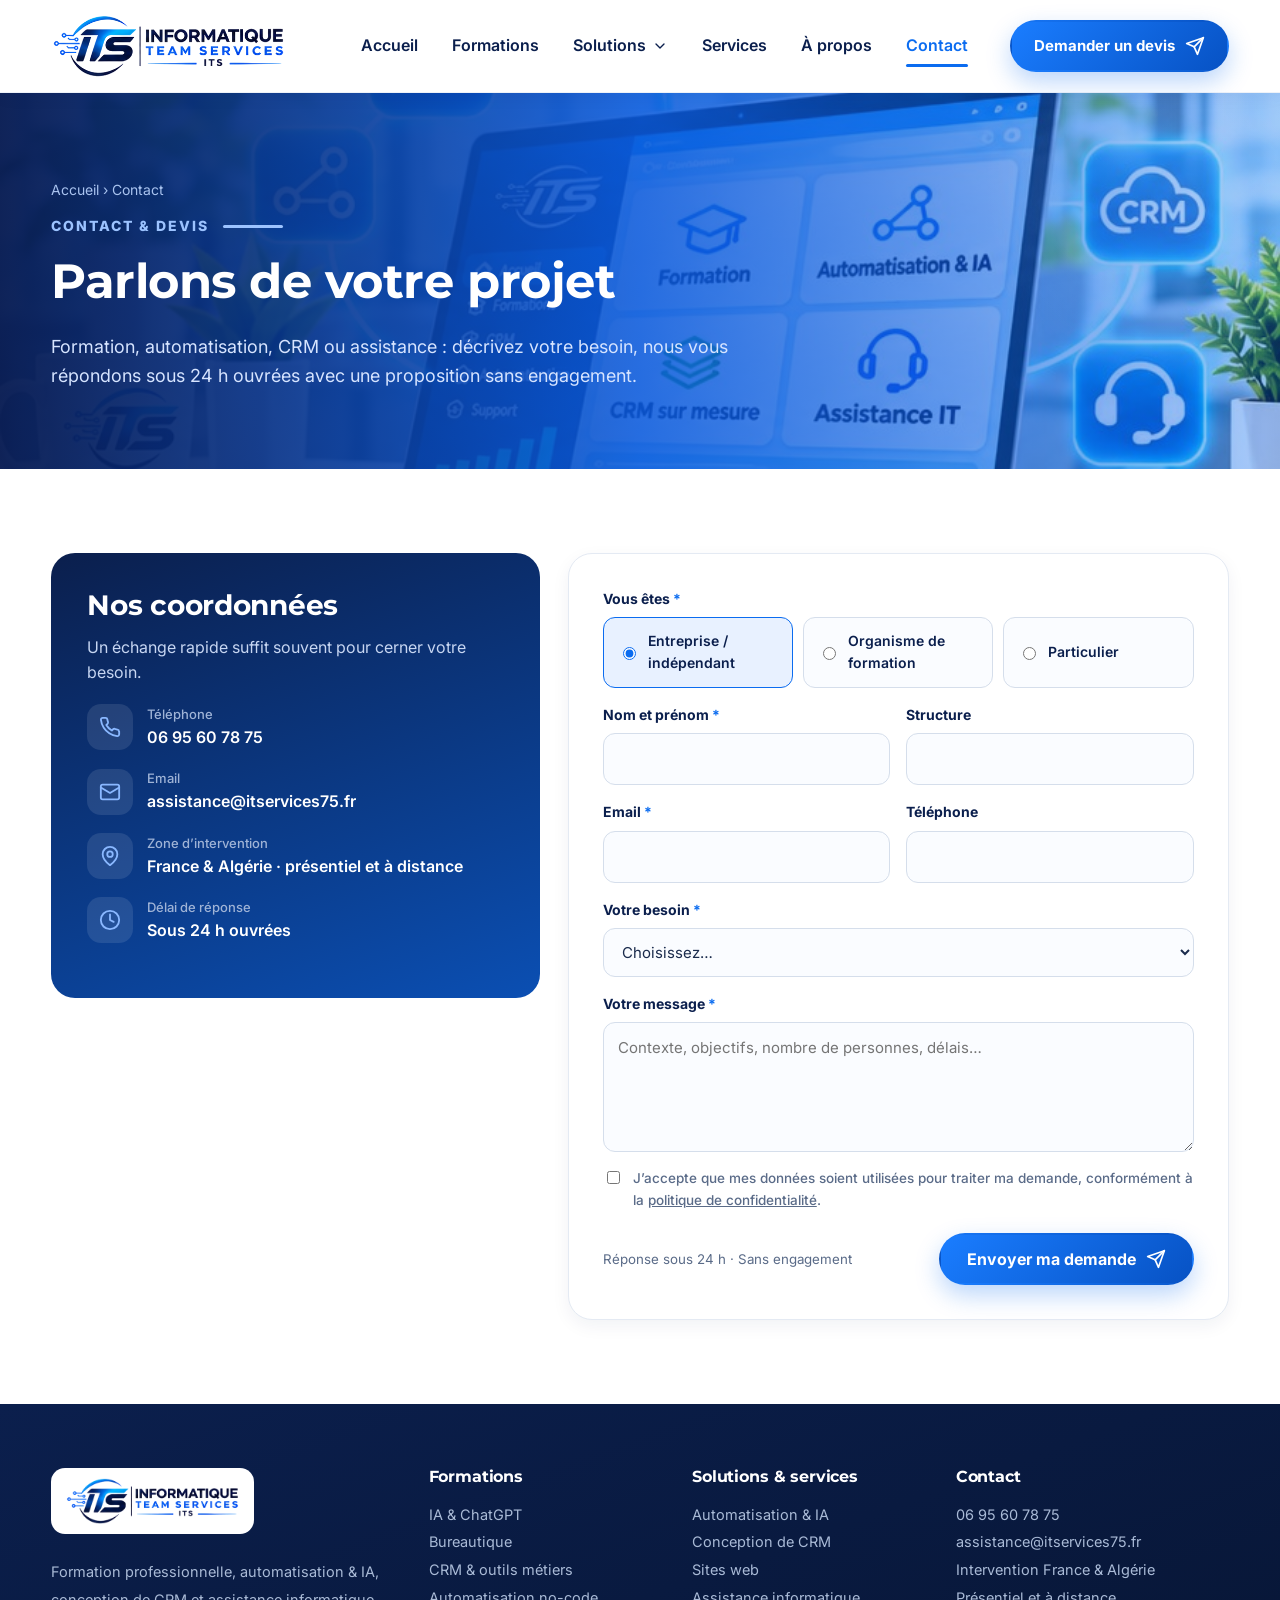
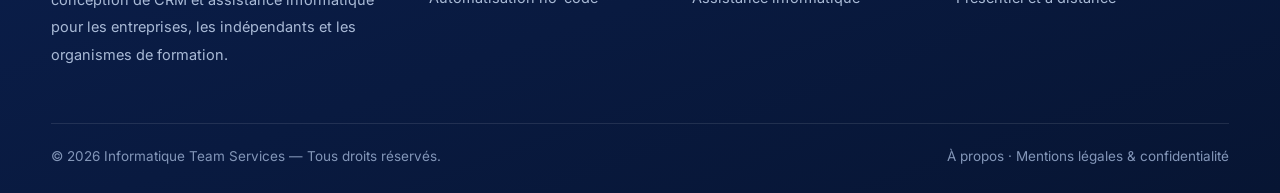
<file: site/contact.html>
<!doctype html>
<html lang="fr">
<head>
<meta charset="utf-8">
<meta name="viewport" content="width=device-width,initial-scale=1">
<title>Contact & demande de devis | Informatique Team Services</title>
<meta name="description" content="Contactez ITS pour une formation, une automatisation, un CRM sur mesure ou une assistance informatique. Réponse sous 24 h.">
<link rel="canonical" href="__SITE_URL__/contact.html">
<meta name="theme-color" content="#0b6cf0">
<link rel="icon" type="image/png" href="favicon.png">
<link rel="apple-touch-icon" href="apple-touch-icon.png">
<meta property="og:type" content="website"><meta property="og:locale" content="fr_FR">
<meta property="og:site_name" content="Informatique Team Services">
<meta property="og:title" content="Contact & demande de devis | Informatique Team Services"><meta property="og:description" content="Contactez ITS pour une formation, une automatisation, un CRM sur mesure ou une assistance informatique. Réponse sous 24 h.">
<meta property="og:url" content="__SITE_URL__/contact.html">
<meta property="og:image" content="__SITE_URL__/hero-its.jpg"><meta name="twitter:card" content="summary_large_image">
<link rel="preconnect" href="https://fonts.googleapis.com"><link rel="preconnect" href="https://fonts.gstatic.com" crossorigin>
<link href="https://fonts.googleapis.com/css2?family=Inter:wght@400;500;600;700&family=Montserrat:wght@700;800&display=swap" rel="stylesheet">
<link rel="stylesheet" href="assets/style.css?v=4">

</head>
<body>
<svg width="0" height="0" style="position:absolute" aria-hidden="true"><defs><symbol id="i-cap" viewBox="0 0 24 24"><path d="M22 10 12 5 2 10l10 5 10-5z"/><path d="M6 12v5c3 3 9 3 12 0v-5"/><path d="M22 10v6"/></symbol><symbol id="i-nodes" viewBox="0 0 24 24"><circle cx="6" cy="18" r="3"/><circle cx="18" cy="18" r="3"/><circle cx="12" cy="5" r="3"/><path d="M10.5 7.6 7.5 15.4M13.5 7.6l3 7.8M9 18h6"/></symbol><symbol id="i-layers" viewBox="0 0 24 24"><path d="m12 2 10 5-10 5L2 7z"/><path d="m2 12 10 5 10-5"/><path d="m2 17 10 5 10-5"/></symbol><symbol id="i-headset" viewBox="0 0 24 24"><path d="M3 14v-2a9 9 0 0 1 18 0v2"/><rect x="2" y="14" width="5" height="7" rx="2"/><rect x="17" y="14" width="5" height="7" rx="2"/><path d="M19 21a4 4 0 0 1-4 2h-2"/></symbol><symbol id="i-users" viewBox="0 0 24 24"><path d="M17 21v-2a4 4 0 0 0-4-4H5a4 4 0 0 0-4 4v2"/><circle cx="9" cy="7" r="4"/><path d="M23 21v-2a4 4 0 0 0-3-3.9M16 3.1a4 4 0 0 1 0 7.8"/></symbol><symbol id="i-building" viewBox="0 0 24 24"><rect x="4" y="2" width="16" height="20" rx="2"/><path d="M9 22v-4h6v4M8 6h.01M12 6h.01M16 6h.01M8 10h.01M12 10h.01M16 10h.01M8 14h.01M12 14h.01M16 14h.01"/></symbol><symbol id="i-laptop" viewBox="0 0 24 24"><rect x="4" y="4" width="16" height="11" rx="2"/><path d="M2 19h20"/></symbol><symbol id="i-play" viewBox="0 0 24 24"><rect x="2" y="4" width="20" height="13" rx="2"/><path d="m10 8 5 2.5-5 2.5z"/><path d="M8 21h8M12 17v4"/></symbol><symbol id="i-shield" viewBox="0 0 24 24"><path d="M12 22s8-4 8-10V5l-8-3-8 3v7c0 6 8 10 8 10z"/><path d="m9 12 2 2 4-4"/></symbol><symbol id="i-arrow" viewBox="0 0 24 24"><path d="M5 12h14M12 5l7 7-7 7"/></symbol><symbol id="i-send" viewBox="0 0 24 24"><path d="m22 2-7 20-4-9-9-4z"/><path d="M22 2 11 13"/></symbol><symbol id="i-gear" viewBox="0 0 24 24"><circle cx="12" cy="12" r="3"/><path d="M19.4 15a1.7 1.7 0 0 0 .3 1.8l.1.1a2 2 0 1 1-2.8 2.8l-.1-.1a1.7 1.7 0 0 0-1.8-.3 1.7 1.7 0 0 0-1 1.5V21a2 2 0 1 1-4 0v-.1a1.7 1.7 0 0 0-1.1-1.5 1.7 1.7 0 0 0-1.8.3l-.1.1a2 2 0 1 1-2.8-2.8l.1-.1a1.7 1.7 0 0 0 .3-1.8 1.7 1.7 0 0 0-1.5-1H3a2 2 0 1 1 0-4h.1a1.7 1.7 0 0 0 1.5-1.1 1.7 1.7 0 0 0-.3-1.8l-.1-.1a2 2 0 1 1 2.8-2.8l.1.1a1.7 1.7 0 0 0 1.8.3H9a1.7 1.7 0 0 0 1-1.5V3a2 2 0 1 1 4 0v.1a1.7 1.7 0 0 0 1 1.5 1.7 1.7 0 0 0 1.8-.3l.1-.1a2 2 0 1 1 2.8 2.8l-.1.1a1.7 1.7 0 0 0-.3 1.8V9a1.7 1.7 0 0 0 1.5 1H21a2 2 0 1 1 0 4h-.1a1.7 1.7 0 0 0-1.5 1z"/></symbol><symbol id="i-chev" viewBox="0 0 24 24"><path d="m6 9 6 6 6-6"/></symbol><symbol id="i-menu" viewBox="0 0 24 24"><path d="M4 6h16M4 12h16M4 18h16"/></symbol><symbol id="i-x" viewBox="0 0 24 24"><path d="M18 6 6 18M6 6l12 12"/></symbol><symbol id="i-phone" viewBox="0 0 24 24"><path d="M22 16.9v3a2 2 0 0 1-2.2 2 19.8 19.8 0 0 1-8.6-3.1 19.5 19.5 0 0 1-6-6A19.8 19.8 0 0 1 2.1 4.2 2 2 0 0 1 4.1 2h3a2 2 0 0 1 2 1.7c.1.9.4 1.8.7 2.7a2 2 0 0 1-.5 2.1L8 9.8a16 16 0 0 0 6 6l1.3-1.3a2 2 0 0 1 2.1-.4c.9.3 1.8.6 2.7.7a2 2 0 0 1 1.7 2z"/></symbol><symbol id="i-mail" viewBox="0 0 24 24"><rect x="2" y="4" width="20" height="16" rx="2"/><path d="m22 7-10 6L2 7"/></symbol><symbol id="i-pin" viewBox="0 0 24 24"><path d="M20 10c0 6-8 12-8 12s-8-6-8-12a8 8 0 0 1 16 0z"/><circle cx="12" cy="10" r="3"/></symbol><symbol id="i-clock" viewBox="0 0 24 24"><circle cx="12" cy="12" r="10"/><path d="M12 6v6l4 2"/></symbol><symbol id="i-bot" viewBox="0 0 24 24"><rect x="3" y="8" width="18" height="12" rx="3"/><path d="M12 8V4M8 4h8M9 14h.01M15 14h.01"/></symbol><symbol id="i-zap" viewBox="0 0 24 24"><path d="M13 2 3 14h9l-1 8 10-12h-9l1-8z"/></symbol><symbol id="i-globe" viewBox="0 0 24 24"><circle cx="12" cy="12" r="10"/><path d="M2 12h20M12 2a15.3 15.3 0 0 1 4 10 15.3 15.3 0 0 1-4 10 15.3 15.3 0 0 1-4-10 15.3 15.3 0 0 1 4-10z"/></symbol><symbol id="i-wrench" viewBox="0 0 24 24"><path d="M14.7 6.3a1 1 0 0 0 0 1.4l1.6 1.6a1 1 0 0 0 1.4 0l3.8-3.8a6 6 0 0 1-7.9 7.9l-6.9 6.9a2.1 2.1 0 0 1-3-3l6.9-6.9a6 6 0 0 1 7.9-7.9z"/></symbol><symbol id="i-download" viewBox="0 0 24 24"><path d="M21 15v4a2 2 0 0 1-2 2H5a2 2 0 0 1-2-2v-4M7 10l5 5 5-5M12 15V3"/></symbol><symbol id="i-wifi" viewBox="0 0 24 24"><path d="M5 12.6a10 10 0 0 1 14 0M1.4 9a15 15 0 0 1 21.2 0M8.5 16.1a5 5 0 0 1 7 0M12 20h.01"/></symbol><symbol id="i-chart" viewBox="0 0 24 24"><path d="M3 3v18h18"/><path d="m7 15 4-4 3 3 5-6"/></symbol><symbol id="i-doc" viewBox="0 0 24 24"><path d="M14 2H6a2 2 0 0 0-2 2v16a2 2 0 0 0 2 2h12a2 2 0 0 0 2-2V8z"/><path d="M14 2v6h6M8 13h8M8 17h5"/></symbol><symbol id="i-target" viewBox="0 0 24 24"><circle cx="12" cy="12" r="10"/><circle cx="12" cy="12" r="6"/><circle cx="12" cy="12" r="2"/></symbol><symbol id="i-spark" viewBox="0 0 24 24"><path d="M12 3l1.9 5.8L20 11l-6.1 2.2L12 19l-1.9-5.8L4 11l6.1-2.2z"/></symbol><symbol id="i-handshake" viewBox="0 0 24 24"><path d="m11 17 2 2a1 1 0 1 0 3-3"/><path d="m14 14 2.5 2.5a1 1 0 1 0 3-3l-3.9-3.9a3 3 0 0 0-4.2 0l-.9.9a1 1 0 1 1-3-3l2.8-2.8a5.8 5.8 0 0 1 7.1-.9l.5.3a2 2 0 0 0 1.4.3L22 4"/><path d="m21 3 1 11h-2M3 3 2 14l6.5 6.5a1 1 0 1 0 3-3M3 4h8"/></symbol><symbol id="i-lock" viewBox="0 0 24 24"><rect x="3" y="11" width="18" height="11" rx="2"/><path d="M7 11V7a5 5 0 0 1 10 0v4"/></symbol><symbol id="i-monitor" viewBox="0 0 24 24"><rect x="2" y="3" width="20" height="14" rx="2"/><path d="M8 21h8M12 17v4"/></symbol></defs></svg>
<a class="skip" href="#main">Aller au contenu</a>
<header class="site">
 <div class="container hdr">
  <a class="brand" href="index.html" aria-label="Informatique Team Services — accueil"><img src="logo-its.png" alt="Informatique Team Services — ITS" width="236" height="62"></a>
  <nav class="main" aria-label="Navigation principale"><a href="index.html">Accueil</a><a href="formations.html">Formations</a><div class="dd"><button aria-expanded="false" aria-haspopup="true">Solutions <svg class="ic" aria-hidden="true"><use href="#i-chev"/></svg></button><div class="dd-menu"><a href="solutions.html#automatisation"><svg class="ic" aria-hidden="true"><use href="#i-nodes"/></svg><span><strong>Automatisation & IA</strong><small>Workflows, agents IA, chatbots</small></span></a><a href="solutions.html#crm"><svg class="ic" aria-hidden="true"><use href="#i-layers"/></svg><span><strong>Conception de CRM</strong><small>Clients, devis, facturation, suivi</small></span></a><a href="solutions.html#web"><svg class="ic" aria-hidden="true"><use href="#i-globe"/></svg><span><strong>Sites web & outils</strong><small>Sites vitrines, espaces clients</small></span></a></div></div><a href="services.html">Services</a><a href="a-propos.html">À propos</a><a href="contact.html" class="active" aria-current="page">Contact</a></nav>
  <a class="btn btn-blue" href="contact.html">Demander un devis <svg class="ic" aria-hidden="true"><use href="#i-send"/></svg></a>
  <button class="burger" aria-label="Ouvrir le menu" aria-expanded="false" aria-controls="drawer"><svg class="ic" aria-hidden="true"><use href="#i-menu"/></svg></button>
 </div>
 <div class="drawer" id="drawer"><a href="index.html">Accueil</a><a href="formations.html">Formations</a><a href="solutions.html">Solutions</a><a class="sub" href="solutions.html#automatisation">Automatisation & IA</a><a class="sub" href="solutions.html#crm">Conception de CRM</a><a class="sub" href="solutions.html#web">Sites web & outils</a><a href="services.html">Services</a><a href="a-propos.html">À propos</a><a href="contact.html">Contact</a><a class="btn btn-blue" href="contact.html">Demander un devis <svg class="ic" aria-hidden="true"><use href="#i-send"/></svg></a></div>
</header>
<main id="main">
<section class="page-hero"><div class="container">
 <div class="crumbs"><a href="index.html">Accueil</a> › Contact</div>
 <div class="eyebrow">Contact & devis</div><h1>Parlons de votre projet</h1><p>Formation, automatisation, CRM ou assistance : décrivez votre besoin, nous vous répondons sous 24 h ouvrées avec une proposition sans engagement.</p>
</div></section>
<section class="section"><div class="container contact-grid">
 <div class="info">
  <h2>Nos coordonnées</h2><p>Un échange rapide suffit souvent pour cerner votre besoin.</p>
  <div class="ci"><span class="b"><svg class="ic" aria-hidden="true"><use href="#i-phone"/></svg></span><span><small>Téléphone</small><a href="tel:+33695607875">06 95 60 78 75</a></span></div>
  <div class="ci"><span class="b"><svg class="ic" aria-hidden="true"><use href="#i-mail"/></svg></span><span><small>Email</small><a href="mailto:assistance@itservices75.fr">assistance@itservices75.fr</a></span></div>
  <div class="ci"><span class="b"><svg class="ic" aria-hidden="true"><use href="#i-pin"/></svg></span><span><small>Zone d’intervention</small>France & Algérie · présentiel et à distance</span></div>
  <div class="ci"><span class="b"><svg class="ic" aria-hidden="true"><use href="#i-clock"/></svg></span><span><small>Délai de réponse</small>Sous 24 h ouvrées</span></div>
 </div>
 <form class="devis" id="form-devis" method="POST" action="https://formsubmit.co/assistance@itservices75.fr">
  <input type="hidden" name="_subject" value="Nouvelle demande — site ITS">
  <input type="hidden" name="_template" value="table"><input type="hidden" name="_captcha" value="false">
  <input type="hidden" name="_next" value="__SITE_URL__/merci.html">
  <input type="text" name="_honey" class="hp" tabindex="-1" autocomplete="off" aria-hidden="true">
  <div class="fgrid">
   <div class="field full"><label>Vous êtes <span class="req">*</span></label><div class="seg">
    <label><input type="radio" name="profil" value="Entreprise / indépendant" checked> Entreprise / indépendant</label>
    <label><input type="radio" name="profil" value="Organisme de formation"> Organisme de formation</label>
    <label><input type="radio" name="profil" value="Particulier"> Particulier</label></div></div>
   <div class="field"><label for="nom">Nom et prénom <span class="req">*</span></label><input id="nom" name="nom" required autocomplete="name"></div>
   <div class="field"><label for="societe">Structure</label><input id="societe" name="structure" autocomplete="organization"></div>
   <div class="field"><label for="email">Email <span class="req">*</span></label><input id="email" name="email" type="email" required autocomplete="email"></div>
   <div class="field"><label for="tel">Téléphone</label><input id="tel" name="telephone" type="tel" autocomplete="tel"></div>
   <div class="field full"><label for="besoin">Votre besoin <span class="req">*</span></label><select id="besoin" name="besoin" required>
    <option value="">Choisissez…</option><option>Formation</option><option>Automatisation &amp; IA</option><option>Conception de CRM</option><option>Site web</option><option>Assistance informatique</option><option>Autre</option></select></div>
   <div class="field full"><label for="message">Votre message <span class="req">*</span></label><textarea id="message" name="message" required placeholder="Contexte, objectifs, nombre de personnes, délais…"></textarea></div>
   <div class="field full"><label class="consent"><input type="checkbox" name="consentement" value="oui" required> <span>J’accepte que mes données soient utilisées pour traiter ma demande, conformément à la <a href="mentions-legales.html#donnees">politique de confidentialité</a>.</span></label></div>
  </div>
  <div class="form-foot"><small id="form-status" role="status">Réponse sous 24 h · Sans engagement</small><button class="btn btn-blue" type="submit">Envoyer ma demande <svg class="ic" aria-hidden="true"><use href="#i-send"/></svg></button></div>
 </form>
</div></section>
</main>
<footer class="site">
 <div class="container">
  <div class="fgrid4">
   <div><span class="flogo"><img src="logo-its.png" alt="Informatique Team Services" width="175" height="46" loading="lazy"></span>
    <p>Formation professionnelle, automatisation & IA, conception de CRM et assistance informatique pour les entreprises, les indépendants et les organismes de formation.</p></div>
   <div><h4>Formations</h4><ul>
    <li><a href="formations.html#ia">IA & ChatGPT</a></li><li><a href="formations.html#bureautique">Bureautique</a></li>
    <li><a href="formations.html#crm">CRM & outils métiers</a></li><li><a href="formations.html#automatisation">Automatisation no-code</a></li></ul></div>
   <div><h4>Solutions & services</h4><ul>
    <li><a href="solutions.html#automatisation">Automatisation & IA</a></li><li><a href="solutions.html#crm">Conception de CRM</a></li>
    <li><a href="solutions.html#web">Sites web</a></li><li><a href="services.html">Assistance informatique</a></li></ul></div>
   <div><h4>Contact</h4><p><a href="tel:+33695607875">06 95 60 78 75</a><br><a href="mailto:assistance@itservices75.fr">assistance@itservices75.fr</a><br>Intervention France & Algérie<br>Présentiel et à distance</p></div>
  </div>
  <div class="copy"><span>© <span id="y">2026</span> Informatique Team Services — Tous droits réservés.</span><span><a href="a-propos.html">À propos</a> · <a href="mentions-legales.html">Mentions légales & confidentialité</a></span></div>
 </div>
</footer>
<div class="mbar"><a class="btn btn-line" href="tel:+33695607875"><svg class="ic" aria-hidden="true"><use href="#i-phone"/></svg>Appeler</a><a class="btn btn-blue" href="contact.html">Demander un devis</a></div>
<script src="assets/main.js?v=4" defer></script>
</body>
</html>
</file>
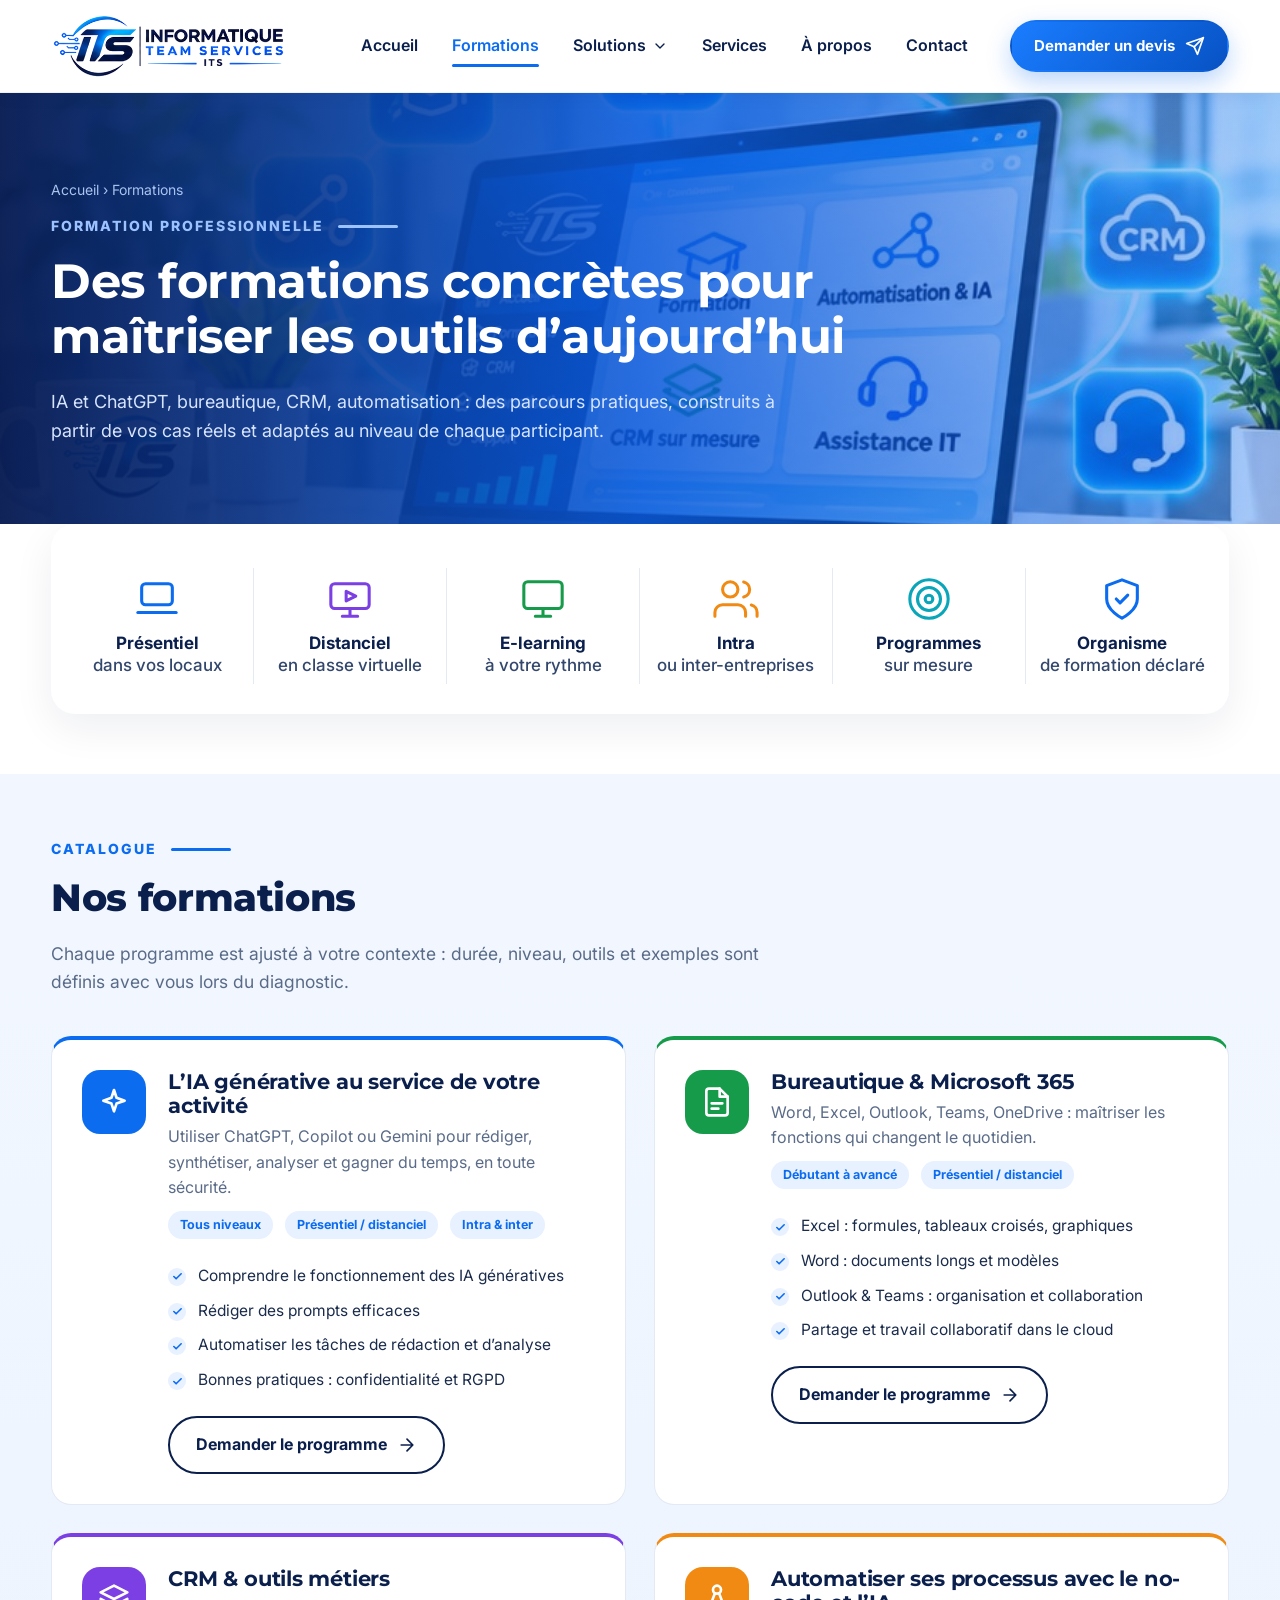
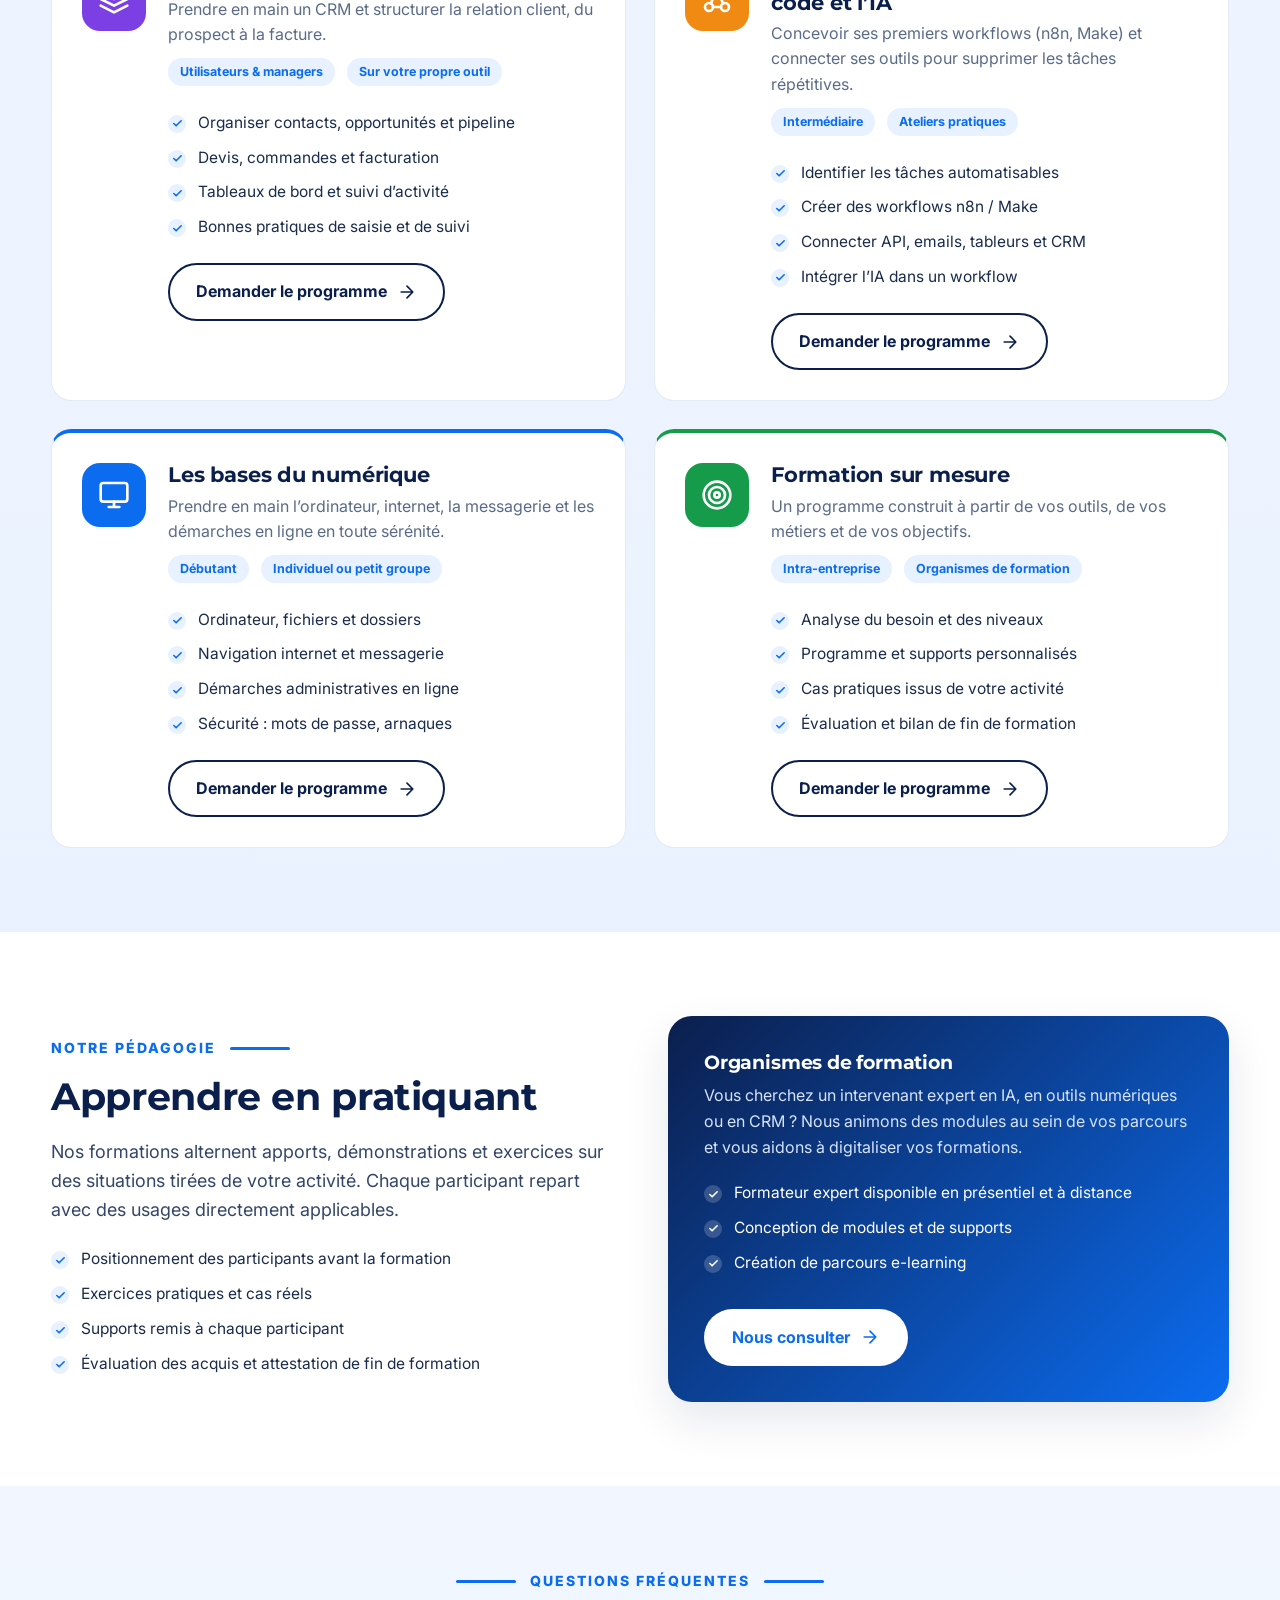
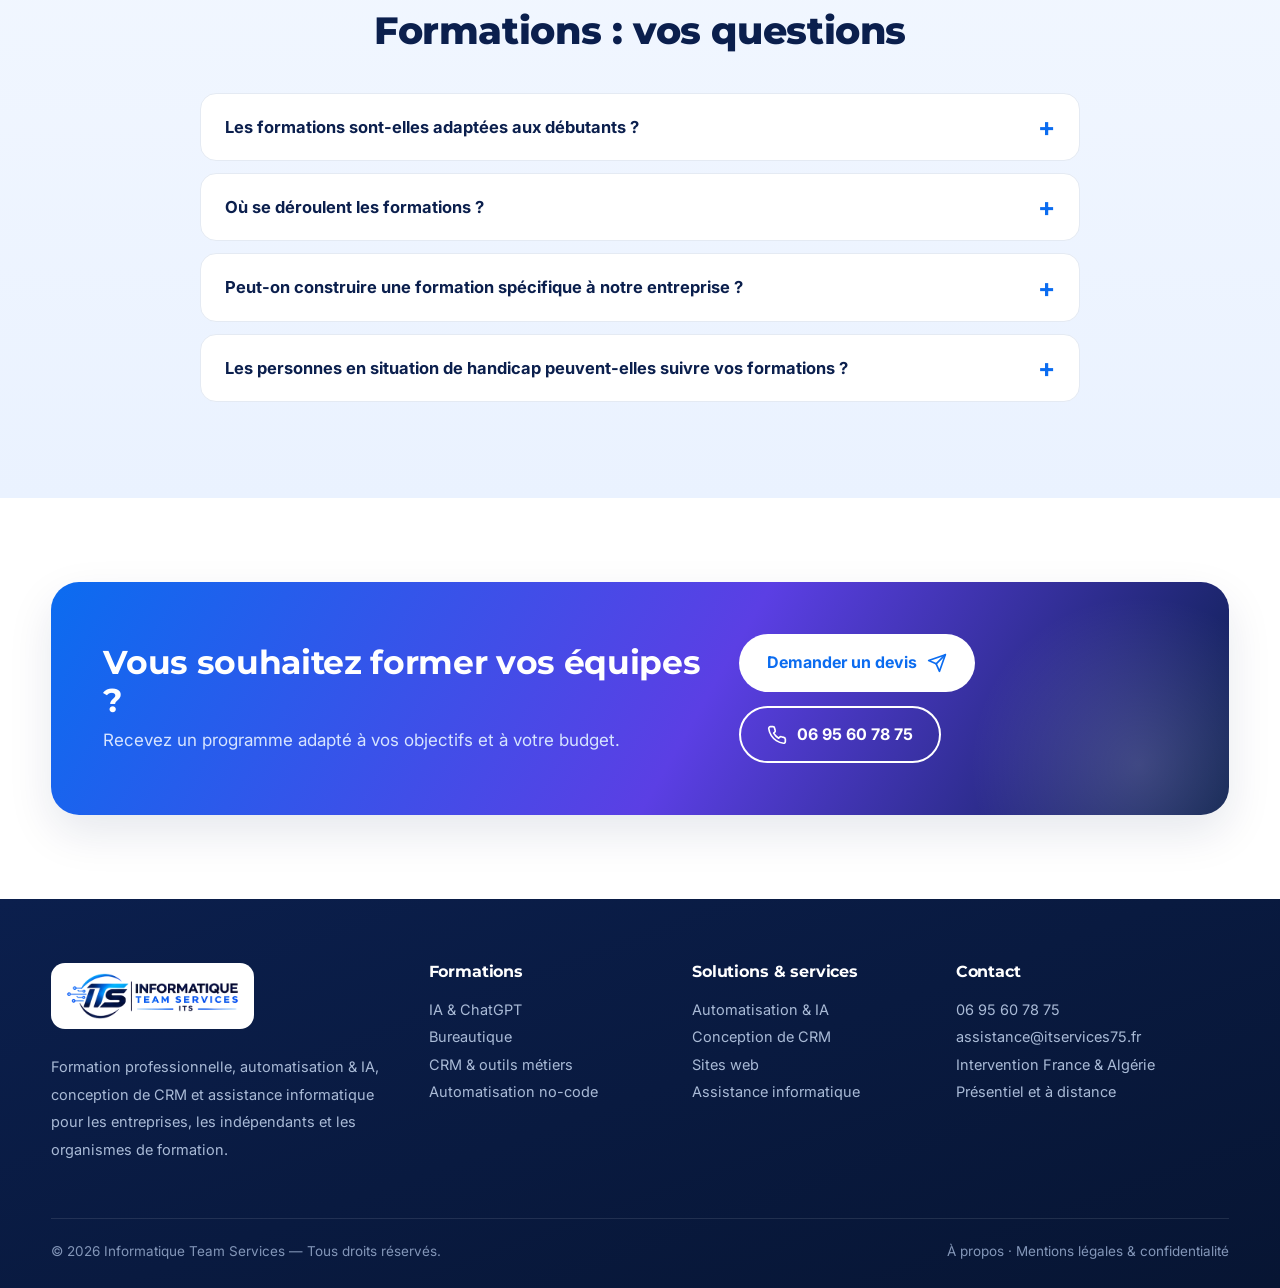
<file: site/formations.html>
<!doctype html>
<html lang="fr">
<head>
<meta charset="utf-8">
<meta name="viewport" content="width=device-width,initial-scale=1">
<title>Formations IA, ChatGPT, bureautique, CRM & automatisation | ITS</title>
<meta name="description" content="Formations professionnelles en IA générative, ChatGPT, Microsoft 365, CRM et automatisation no-code (n8n, Make). Présentiel, distanciel et e-learning.">
<link rel="canonical" href="__SITE_URL__/formations.html">
<meta name="theme-color" content="#0b6cf0">
<link rel="icon" type="image/png" href="favicon.png">
<link rel="apple-touch-icon" href="apple-touch-icon.png">
<meta property="og:type" content="website"><meta property="og:locale" content="fr_FR">
<meta property="og:site_name" content="Informatique Team Services">
<meta property="og:title" content="Formations IA, ChatGPT, bureautique, CRM & automatisation | ITS"><meta property="og:description" content="Formations professionnelles en IA générative, ChatGPT, Microsoft 365, CRM et automatisation no-code (n8n, Make). Présentiel, distanciel et e-learning.">
<meta property="og:url" content="__SITE_URL__/formations.html">
<meta property="og:image" content="__SITE_URL__/hero-its.jpg"><meta name="twitter:card" content="summary_large_image">
<link rel="preconnect" href="https://fonts.googleapis.com"><link rel="preconnect" href="https://fonts.gstatic.com" crossorigin>
<link href="https://fonts.googleapis.com/css2?family=Inter:wght@400;500;600;700&family=Montserrat:wght@700;800&display=swap" rel="stylesheet">
<link rel="stylesheet" href="assets/style.css?v=4">

</head>
<body>
<svg width="0" height="0" style="position:absolute" aria-hidden="true"><defs><symbol id="i-cap" viewBox="0 0 24 24"><path d="M22 10 12 5 2 10l10 5 10-5z"/><path d="M6 12v5c3 3 9 3 12 0v-5"/><path d="M22 10v6"/></symbol><symbol id="i-nodes" viewBox="0 0 24 24"><circle cx="6" cy="18" r="3"/><circle cx="18" cy="18" r="3"/><circle cx="12" cy="5" r="3"/><path d="M10.5 7.6 7.5 15.4M13.5 7.6l3 7.8M9 18h6"/></symbol><symbol id="i-layers" viewBox="0 0 24 24"><path d="m12 2 10 5-10 5L2 7z"/><path d="m2 12 10 5 10-5"/><path d="m2 17 10 5 10-5"/></symbol><symbol id="i-headset" viewBox="0 0 24 24"><path d="M3 14v-2a9 9 0 0 1 18 0v2"/><rect x="2" y="14" width="5" height="7" rx="2"/><rect x="17" y="14" width="5" height="7" rx="2"/><path d="M19 21a4 4 0 0 1-4 2h-2"/></symbol><symbol id="i-users" viewBox="0 0 24 24"><path d="M17 21v-2a4 4 0 0 0-4-4H5a4 4 0 0 0-4 4v2"/><circle cx="9" cy="7" r="4"/><path d="M23 21v-2a4 4 0 0 0-3-3.9M16 3.1a4 4 0 0 1 0 7.8"/></symbol><symbol id="i-building" viewBox="0 0 24 24"><rect x="4" y="2" width="16" height="20" rx="2"/><path d="M9 22v-4h6v4M8 6h.01M12 6h.01M16 6h.01M8 10h.01M12 10h.01M16 10h.01M8 14h.01M12 14h.01M16 14h.01"/></symbol><symbol id="i-laptop" viewBox="0 0 24 24"><rect x="4" y="4" width="16" height="11" rx="2"/><path d="M2 19h20"/></symbol><symbol id="i-play" viewBox="0 0 24 24"><rect x="2" y="4" width="20" height="13" rx="2"/><path d="m10 8 5 2.5-5 2.5z"/><path d="M8 21h8M12 17v4"/></symbol><symbol id="i-shield" viewBox="0 0 24 24"><path d="M12 22s8-4 8-10V5l-8-3-8 3v7c0 6 8 10 8 10z"/><path d="m9 12 2 2 4-4"/></symbol><symbol id="i-arrow" viewBox="0 0 24 24"><path d="M5 12h14M12 5l7 7-7 7"/></symbol><symbol id="i-send" viewBox="0 0 24 24"><path d="m22 2-7 20-4-9-9-4z"/><path d="M22 2 11 13"/></symbol><symbol id="i-gear" viewBox="0 0 24 24"><circle cx="12" cy="12" r="3"/><path d="M19.4 15a1.7 1.7 0 0 0 .3 1.8l.1.1a2 2 0 1 1-2.8 2.8l-.1-.1a1.7 1.7 0 0 0-1.8-.3 1.7 1.7 0 0 0-1 1.5V21a2 2 0 1 1-4 0v-.1a1.7 1.7 0 0 0-1.1-1.5 1.7 1.7 0 0 0-1.8.3l-.1.1a2 2 0 1 1-2.8-2.8l.1-.1a1.7 1.7 0 0 0 .3-1.8 1.7 1.7 0 0 0-1.5-1H3a2 2 0 1 1 0-4h.1a1.7 1.7 0 0 0 1.5-1.1 1.7 1.7 0 0 0-.3-1.8l-.1-.1a2 2 0 1 1 2.8-2.8l.1.1a1.7 1.7 0 0 0 1.8.3H9a1.7 1.7 0 0 0 1-1.5V3a2 2 0 1 1 4 0v.1a1.7 1.7 0 0 0 1 1.5 1.7 1.7 0 0 0 1.8-.3l.1-.1a2 2 0 1 1 2.8 2.8l-.1.1a1.7 1.7 0 0 0-.3 1.8V9a1.7 1.7 0 0 0 1.5 1H21a2 2 0 1 1 0 4h-.1a1.7 1.7 0 0 0-1.5 1z"/></symbol><symbol id="i-chev" viewBox="0 0 24 24"><path d="m6 9 6 6 6-6"/></symbol><symbol id="i-menu" viewBox="0 0 24 24"><path d="M4 6h16M4 12h16M4 18h16"/></symbol><symbol id="i-x" viewBox="0 0 24 24"><path d="M18 6 6 18M6 6l12 12"/></symbol><symbol id="i-phone" viewBox="0 0 24 24"><path d="M22 16.9v3a2 2 0 0 1-2.2 2 19.8 19.8 0 0 1-8.6-3.1 19.5 19.5 0 0 1-6-6A19.8 19.8 0 0 1 2.1 4.2 2 2 0 0 1 4.1 2h3a2 2 0 0 1 2 1.7c.1.9.4 1.8.7 2.7a2 2 0 0 1-.5 2.1L8 9.8a16 16 0 0 0 6 6l1.3-1.3a2 2 0 0 1 2.1-.4c.9.3 1.8.6 2.7.7a2 2 0 0 1 1.7 2z"/></symbol><symbol id="i-mail" viewBox="0 0 24 24"><rect x="2" y="4" width="20" height="16" rx="2"/><path d="m22 7-10 6L2 7"/></symbol><symbol id="i-pin" viewBox="0 0 24 24"><path d="M20 10c0 6-8 12-8 12s-8-6-8-12a8 8 0 0 1 16 0z"/><circle cx="12" cy="10" r="3"/></symbol><symbol id="i-clock" viewBox="0 0 24 24"><circle cx="12" cy="12" r="10"/><path d="M12 6v6l4 2"/></symbol><symbol id="i-bot" viewBox="0 0 24 24"><rect x="3" y="8" width="18" height="12" rx="3"/><path d="M12 8V4M8 4h8M9 14h.01M15 14h.01"/></symbol><symbol id="i-zap" viewBox="0 0 24 24"><path d="M13 2 3 14h9l-1 8 10-12h-9l1-8z"/></symbol><symbol id="i-globe" viewBox="0 0 24 24"><circle cx="12" cy="12" r="10"/><path d="M2 12h20M12 2a15.3 15.3 0 0 1 4 10 15.3 15.3 0 0 1-4 10 15.3 15.3 0 0 1-4-10 15.3 15.3 0 0 1 4-10z"/></symbol><symbol id="i-wrench" viewBox="0 0 24 24"><path d="M14.7 6.3a1 1 0 0 0 0 1.4l1.6 1.6a1 1 0 0 0 1.4 0l3.8-3.8a6 6 0 0 1-7.9 7.9l-6.9 6.9a2.1 2.1 0 0 1-3-3l6.9-6.9a6 6 0 0 1 7.9-7.9z"/></symbol><symbol id="i-download" viewBox="0 0 24 24"><path d="M21 15v4a2 2 0 0 1-2 2H5a2 2 0 0 1-2-2v-4M7 10l5 5 5-5M12 15V3"/></symbol><symbol id="i-wifi" viewBox="0 0 24 24"><path d="M5 12.6a10 10 0 0 1 14 0M1.4 9a15 15 0 0 1 21.2 0M8.5 16.1a5 5 0 0 1 7 0M12 20h.01"/></symbol><symbol id="i-chart" viewBox="0 0 24 24"><path d="M3 3v18h18"/><path d="m7 15 4-4 3 3 5-6"/></symbol><symbol id="i-doc" viewBox="0 0 24 24"><path d="M14 2H6a2 2 0 0 0-2 2v16a2 2 0 0 0 2 2h12a2 2 0 0 0 2-2V8z"/><path d="M14 2v6h6M8 13h8M8 17h5"/></symbol><symbol id="i-target" viewBox="0 0 24 24"><circle cx="12" cy="12" r="10"/><circle cx="12" cy="12" r="6"/><circle cx="12" cy="12" r="2"/></symbol><symbol id="i-spark" viewBox="0 0 24 24"><path d="M12 3l1.9 5.8L20 11l-6.1 2.2L12 19l-1.9-5.8L4 11l6.1-2.2z"/></symbol><symbol id="i-handshake" viewBox="0 0 24 24"><path d="m11 17 2 2a1 1 0 1 0 3-3"/><path d="m14 14 2.5 2.5a1 1 0 1 0 3-3l-3.9-3.9a3 3 0 0 0-4.2 0l-.9.9a1 1 0 1 1-3-3l2.8-2.8a5.8 5.8 0 0 1 7.1-.9l.5.3a2 2 0 0 0 1.4.3L22 4"/><path d="m21 3 1 11h-2M3 3 2 14l6.5 6.5a1 1 0 1 0 3-3M3 4h8"/></symbol><symbol id="i-lock" viewBox="0 0 24 24"><rect x="3" y="11" width="18" height="11" rx="2"/><path d="M7 11V7a5 5 0 0 1 10 0v4"/></symbol><symbol id="i-monitor" viewBox="0 0 24 24"><rect x="2" y="3" width="20" height="14" rx="2"/><path d="M8 21h8M12 17v4"/></symbol></defs></svg>
<a class="skip" href="#main">Aller au contenu</a>
<header class="site">
 <div class="container hdr">
  <a class="brand" href="index.html" aria-label="Informatique Team Services — accueil"><img src="logo-its.png" alt="Informatique Team Services — ITS" width="236" height="62"></a>
  <nav class="main" aria-label="Navigation principale"><a href="index.html">Accueil</a><a href="formations.html" class="active" aria-current="page">Formations</a><div class="dd"><button aria-expanded="false" aria-haspopup="true">Solutions <svg class="ic" aria-hidden="true"><use href="#i-chev"/></svg></button><div class="dd-menu"><a href="solutions.html#automatisation"><svg class="ic" aria-hidden="true"><use href="#i-nodes"/></svg><span><strong>Automatisation & IA</strong><small>Workflows, agents IA, chatbots</small></span></a><a href="solutions.html#crm"><svg class="ic" aria-hidden="true"><use href="#i-layers"/></svg><span><strong>Conception de CRM</strong><small>Clients, devis, facturation, suivi</small></span></a><a href="solutions.html#web"><svg class="ic" aria-hidden="true"><use href="#i-globe"/></svg><span><strong>Sites web & outils</strong><small>Sites vitrines, espaces clients</small></span></a></div></div><a href="services.html">Services</a><a href="a-propos.html">À propos</a><a href="contact.html">Contact</a></nav>
  <a class="btn btn-blue" href="contact.html">Demander un devis <svg class="ic" aria-hidden="true"><use href="#i-send"/></svg></a>
  <button class="burger" aria-label="Ouvrir le menu" aria-expanded="false" aria-controls="drawer"><svg class="ic" aria-hidden="true"><use href="#i-menu"/></svg></button>
 </div>
 <div class="drawer" id="drawer"><a href="index.html">Accueil</a><a href="formations.html">Formations</a><a href="solutions.html">Solutions</a><a class="sub" href="solutions.html#automatisation">Automatisation & IA</a><a class="sub" href="solutions.html#crm">Conception de CRM</a><a class="sub" href="solutions.html#web">Sites web & outils</a><a href="services.html">Services</a><a href="a-propos.html">À propos</a><a href="contact.html">Contact</a><a class="btn btn-blue" href="contact.html">Demander un devis <svg class="ic" aria-hidden="true"><use href="#i-send"/></svg></a></div>
</header>
<main id="main">
<section class="page-hero"><div class="container">
 <div class="crumbs"><a href="index.html">Accueil</a> › Formations</div>
 <div class="eyebrow">Formation professionnelle</div><h1>Des formations concrètes pour maîtriser les outils d’aujourd’hui</h1><p>IA et ChatGPT, bureautique, CRM, automatisation : des parcours pratiques, construits à partir de vos cas réels et adaptés au niveau de chaque participant.</p>
</div></section>
<section aria-label="Formats"><div class="container perks" style="padding-top:44px"><div class="perk"><svg class="ic" aria-hidden="true"><use href="#i-laptop"/></svg>Présentiel<span>dans vos locaux</span></div><div class="perk"><svg class="ic" aria-hidden="true"><use href="#i-play"/></svg>Distanciel<span>en classe virtuelle</span></div><div class="perk"><svg class="ic" aria-hidden="true"><use href="#i-monitor"/></svg>E-learning<span>à votre rythme</span></div><div class="perk"><svg class="ic" aria-hidden="true"><use href="#i-users"/></svg>Intra<span>ou inter-entreprises</span></div><div class="perk"><svg class="ic" aria-hidden="true"><use href="#i-target"/></svg>Programmes<span>sur mesure</span></div><div class="perk"><svg class="ic" aria-hidden="true"><use href="#i-shield"/></svg>Organisme<span>de formation déclaré</span></div></div></section>
<section class="section alt" style="padding-top:64px"><div class="container">
 <div class="head"><div class="eyebrow">Catalogue</div><h2>Nos formations</h2><p>Chaque programme est ajusté à votre contexte : durée, niveau, outils et exemples sont définis avec vous lors du diagnostic.</p></div>
 <div class="grid2"><article class="course" id="ia"><div class="badge c-blue"><svg class="ic" aria-hidden="true"><use href="#i-spark"/></svg></div><div>
 <h3>L’IA générative au service de votre activité</h3><p>Utiliser ChatGPT, Copilot ou Gemini pour rédiger, synthétiser, analyser et gagner du temps, en toute sécurité.</p><div class="meta"><span class="tag">Tous niveaux</span><span class="tag">Présentiel / distanciel</span><span class="tag">Intra & inter</span></div><ul class="checks"><li>Comprendre le fonctionnement des IA génératives</li><li>Rédiger des prompts efficaces</li><li>Automatiser les tâches de rédaction et d’analyse</li><li>Bonnes pratiques : confidentialité et RGPD</li></ul>
 <div class="actions" style="margin-top:18px"><a class="btn btn-line" href="contact.html?besoin=Formation">Demander le programme <svg class="ic" aria-hidden="true"><use href="#i-arrow"/></svg></a></div></div></article><article class="course" id="bureautique"><div class="badge c-green"><svg class="ic" aria-hidden="true"><use href="#i-doc"/></svg></div><div>
 <h3>Bureautique & Microsoft 365</h3><p>Word, Excel, Outlook, Teams, OneDrive : maîtriser les fonctions qui changent le quotidien.</p><div class="meta"><span class="tag">Débutant à avancé</span><span class="tag">Présentiel / distanciel</span></div><ul class="checks"><li>Excel : formules, tableaux croisés, graphiques</li><li>Word : documents longs et modèles</li><li>Outlook & Teams : organisation et collaboration</li><li>Partage et travail collaboratif dans le cloud</li></ul>
 <div class="actions" style="margin-top:18px"><a class="btn btn-line" href="contact.html?besoin=Formation">Demander le programme <svg class="ic" aria-hidden="true"><use href="#i-arrow"/></svg></a></div></div></article><article class="course" id="crm"><div class="badge c-violet"><svg class="ic" aria-hidden="true"><use href="#i-layers"/></svg></div><div>
 <h3>CRM & outils métiers</h3><p>Prendre en main un CRM et structurer la relation client, du prospect à la facture.</p><div class="meta"><span class="tag">Utilisateurs & managers</span><span class="tag">Sur votre propre outil</span></div><ul class="checks"><li>Organiser contacts, opportunités et pipeline</li><li>Devis, commandes et facturation</li><li>Tableaux de bord et suivi d’activité</li><li>Bonnes pratiques de saisie et de suivi</li></ul>
 <div class="actions" style="margin-top:18px"><a class="btn btn-line" href="contact.html?besoin=Formation">Demander le programme <svg class="ic" aria-hidden="true"><use href="#i-arrow"/></svg></a></div></div></article><article class="course" id="automatisation"><div class="badge c-orange"><svg class="ic" aria-hidden="true"><use href="#i-nodes"/></svg></div><div>
 <h3>Automatiser ses processus avec le no-code et l’IA</h3><p>Concevoir ses premiers workflows (n8n, Make) et connecter ses outils pour supprimer les tâches répétitives.</p><div class="meta"><span class="tag">Intermédiaire</span><span class="tag">Ateliers pratiques</span></div><ul class="checks"><li>Identifier les tâches automatisables</li><li>Créer des workflows n8n / Make</li><li>Connecter API, emails, tableurs et CRM</li><li>Intégrer l’IA dans un workflow</li></ul>
 <div class="actions" style="margin-top:18px"><a class="btn btn-line" href="contact.html?besoin=Formation">Demander le programme <svg class="ic" aria-hidden="true"><use href="#i-arrow"/></svg></a></div></div></article><article class="course" id="numerique"><div class="badge c-blue"><svg class="ic" aria-hidden="true"><use href="#i-monitor"/></svg></div><div>
 <h3>Les bases du numérique</h3><p>Prendre en main l’ordinateur, internet, la messagerie et les démarches en ligne en toute sérénité.</p><div class="meta"><span class="tag">Débutant</span><span class="tag">Individuel ou petit groupe</span></div><ul class="checks"><li>Ordinateur, fichiers et dossiers</li><li>Navigation internet et messagerie</li><li>Démarches administratives en ligne</li><li>Sécurité : mots de passe, arnaques</li></ul>
 <div class="actions" style="margin-top:18px"><a class="btn btn-line" href="contact.html?besoin=Formation">Demander le programme <svg class="ic" aria-hidden="true"><use href="#i-arrow"/></svg></a></div></div></article><article class="course" id="sur-mesure"><div class="badge c-green"><svg class="ic" aria-hidden="true"><use href="#i-target"/></svg></div><div>
 <h3>Formation sur mesure</h3><p>Un programme construit à partir de vos outils, de vos métiers et de vos objectifs.</p><div class="meta"><span class="tag">Intra-entreprise</span><span class="tag">Organismes de formation</span></div><ul class="checks"><li>Analyse du besoin et des niveaux</li><li>Programme et supports personnalisés</li><li>Cas pratiques issus de votre activité</li><li>Évaluation et bilan de fin de formation</li></ul>
 <div class="actions" style="margin-top:18px"><a class="btn btn-line" href="contact.html?besoin=Formation">Demander le programme <svg class="ic" aria-hidden="true"><use href="#i-arrow"/></svg></a></div></div></article></div>
</div></section>
<section class="section"><div class="container split">
 <div>
  <div class="eyebrow">Notre pédagogie</div>
  <h2 style="font-size:clamp(28px,3vw,38px)">Apprendre en pratiquant</h2>
  <p class="lead">Nos formations alternent apports, démonstrations et exercices sur des situations tirées de votre activité. Chaque participant repart avec des usages directement applicables.</p>
  <ul class="checks"><li>Positionnement des participants avant la formation</li><li>Exercices pratiques et cas réels</li><li>Supports remis à chaque participant</li><li>Évaluation des acquis et attestation de fin de formation</li></ul>
 </div>
 <div class="panel"><h3>Organismes de formation</h3><p style="color:#d6e4ff">Vous cherchez un intervenant expert en IA, en outils numériques ou en CRM ? Nous animons des modules au sein de vos parcours et vous aidons à digitaliser vos formations.</p>
  <ul class="checks"><li>Formateur expert disponible en présentiel et à distance</li><li>Conception de modules et de supports</li><li>Création de parcours e-learning</li></ul>
  <div class="actions"><a class="btn btn-white" href="contact.html?besoin=Formation">Nous consulter <svg class="ic" aria-hidden="true"><use href="#i-arrow"/></svg></a></div></div>
</div></section>
<section class="section alt"><div class="container"><div class="head center"><div class="eyebrow">Questions fréquentes</div><h2>Formations : vos questions</h2></div><div class="faq">
 <details><summary>Les formations sont-elles adaptées aux débutants ?</summary><p>Oui. Un positionnement est réalisé en amont et le programme est adapté au niveau de chaque groupe, du grand débutant à l’utilisateur avancé.</p></details>
 <details><summary>Où se déroulent les formations ?</summary><p>Dans vos locaux, à distance en classe virtuelle ou en e-learning. Nous intervenons en France et en Algérie.</p></details>
 <details><summary>Peut-on construire une formation spécifique à notre entreprise ?</summary><p>Oui, c’est même notre approche privilégiée : le programme est construit à partir de vos outils et de vos situations de travail.</p></details>
 <details><summary>Les personnes en situation de handicap peuvent-elles suivre vos formations ?</summary><p>Oui. Contactez-nous en amont afin que nous étudiions ensemble les adaptations nécessaires.</p></details>
</div></div></section>
<section class="section"><div class="container"><div class="cta">
 <div><h2>Vous souhaitez former vos équipes ?</h2><p>Recevez un programme adapté à vos objectifs et à votre budget.</p></div>
 <div class="actions"><a class="btn btn-white" href="contact.html?besoin=Formation">Demander un devis <svg class="ic" aria-hidden="true"><use href="#i-send"/></svg></a><a class="btn btn-line" style="background:transparent;color:#fff;border-color:#fff" href="tel:+33695607875"><svg class="ic" aria-hidden="true"><use href="#i-phone"/></svg>06 95 60 78 75</a></div>
</div></div></section>
</main>
<footer class="site">
 <div class="container">
  <div class="fgrid4">
   <div><span class="flogo"><img src="logo-its.png" alt="Informatique Team Services" width="175" height="46" loading="lazy"></span>
    <p>Formation professionnelle, automatisation & IA, conception de CRM et assistance informatique pour les entreprises, les indépendants et les organismes de formation.</p></div>
   <div><h4>Formations</h4><ul>
    <li><a href="formations.html#ia">IA & ChatGPT</a></li><li><a href="formations.html#bureautique">Bureautique</a></li>
    <li><a href="formations.html#crm">CRM & outils métiers</a></li><li><a href="formations.html#automatisation">Automatisation no-code</a></li></ul></div>
   <div><h4>Solutions & services</h4><ul>
    <li><a href="solutions.html#automatisation">Automatisation & IA</a></li><li><a href="solutions.html#crm">Conception de CRM</a></li>
    <li><a href="solutions.html#web">Sites web</a></li><li><a href="services.html">Assistance informatique</a></li></ul></div>
   <div><h4>Contact</h4><p><a href="tel:+33695607875">06 95 60 78 75</a><br><a href="mailto:assistance@itservices75.fr">assistance@itservices75.fr</a><br>Intervention France & Algérie<br>Présentiel et à distance</p></div>
  </div>
  <div class="copy"><span>© <span id="y">2026</span> Informatique Team Services — Tous droits réservés.</span><span><a href="a-propos.html">À propos</a> · <a href="mentions-legales.html">Mentions légales & confidentialité</a></span></div>
 </div>
</footer>
<div class="mbar"><a class="btn btn-line" href="tel:+33695607875"><svg class="ic" aria-hidden="true"><use href="#i-phone"/></svg>Appeler</a><a class="btn btn-blue" href="contact.html">Demander un devis</a></div>
<script src="assets/main.js?v=4" defer></script>
</body>
</html>
</file>
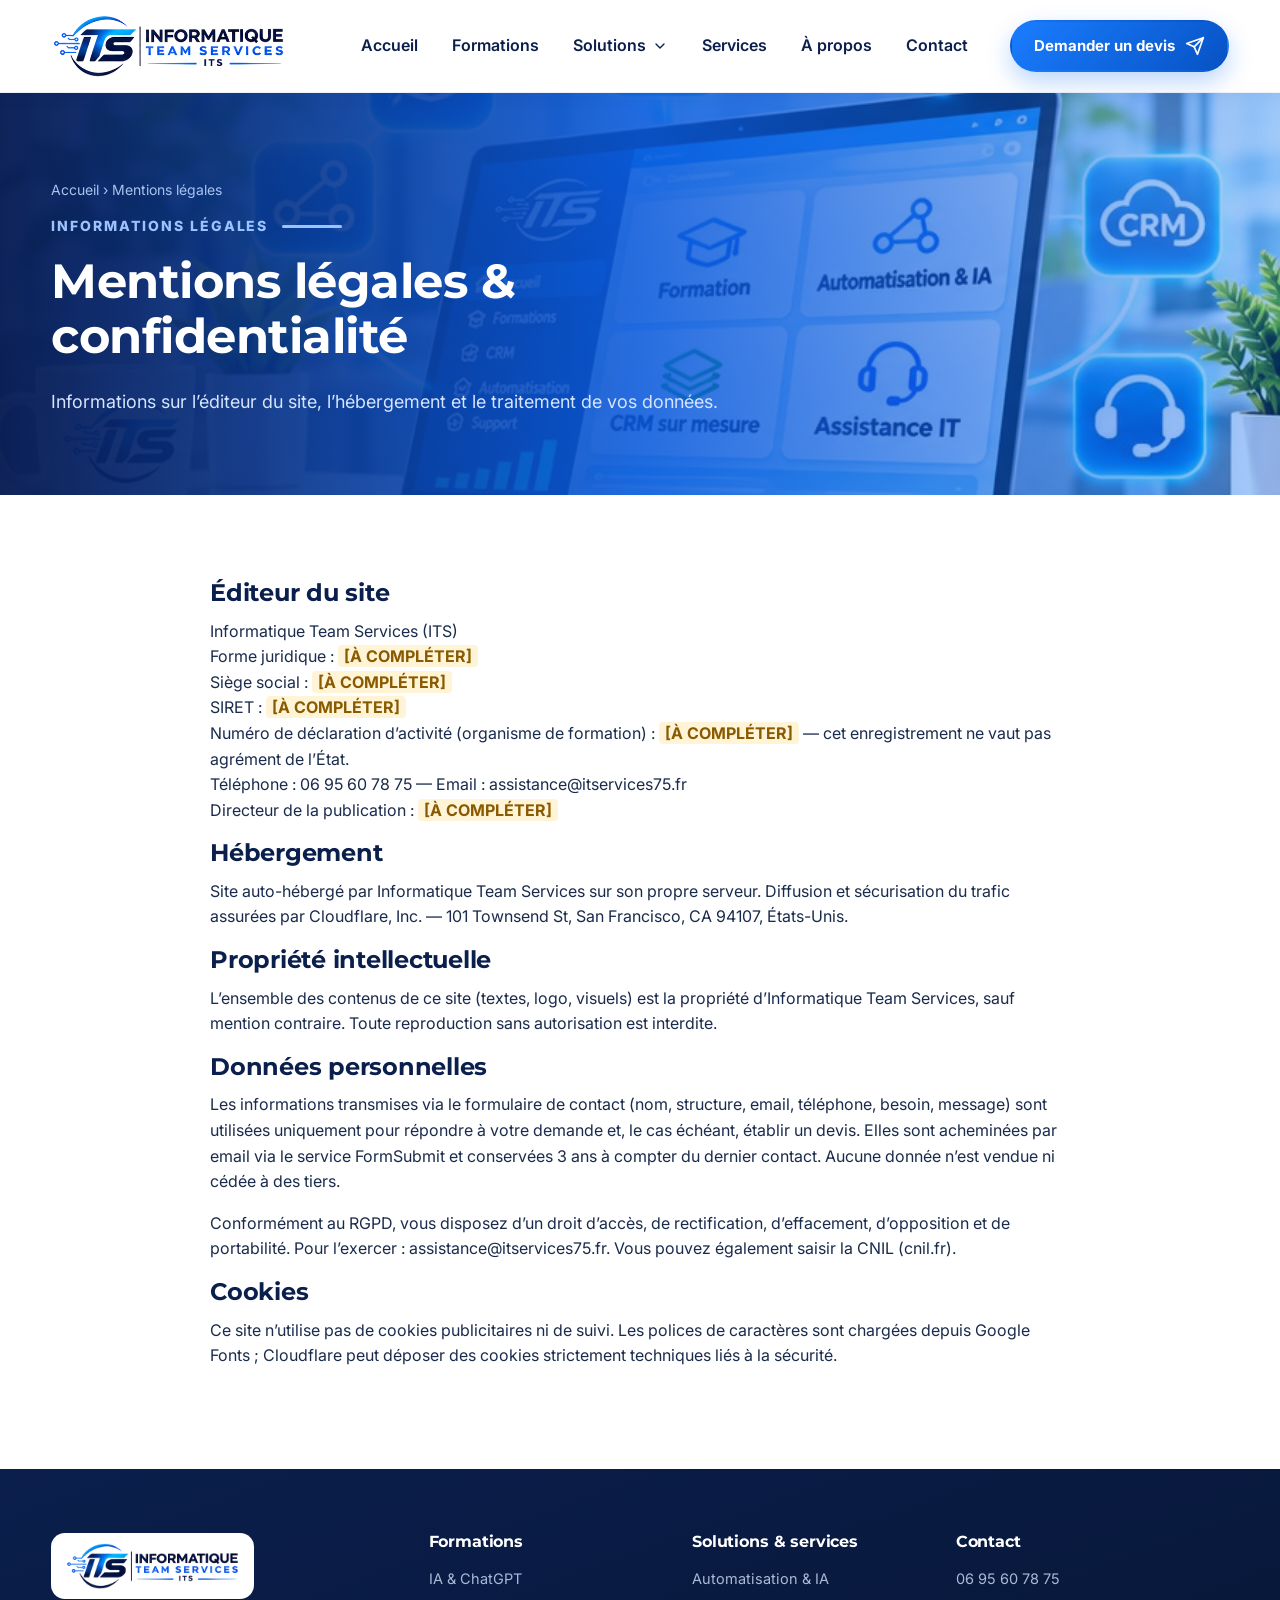
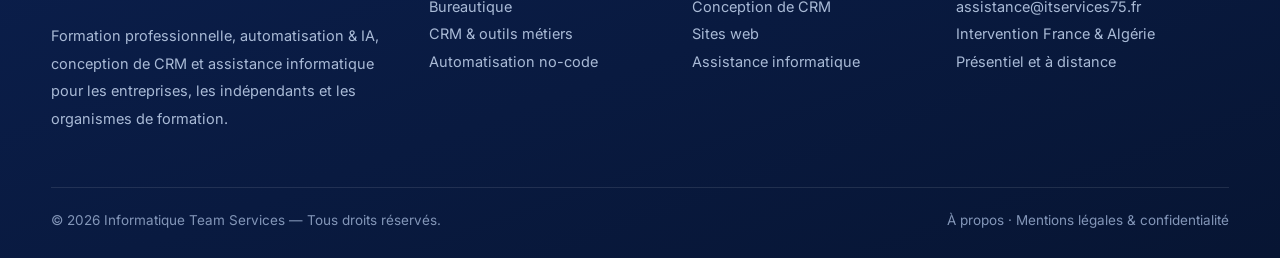
<file: site/mentions-legales.html>
<!doctype html>
<html lang="fr">
<head>
<meta charset="utf-8">
<meta name="viewport" content="width=device-width,initial-scale=1">
<title>Mentions légales & confidentialité | ITS</title>
<meta name="description" content="Mentions légales et politique de confidentialité d’Informatique Team Services.">
<link rel="canonical" href="__SITE_URL__/mentions-legales.html">
<meta name="theme-color" content="#0b6cf0">
<link rel="icon" type="image/png" href="favicon.png">
<link rel="apple-touch-icon" href="apple-touch-icon.png">
<meta property="og:type" content="website"><meta property="og:locale" content="fr_FR">
<meta property="og:site_name" content="Informatique Team Services">
<meta property="og:title" content="Mentions légales & confidentialité | ITS"><meta property="og:description" content="Mentions légales et politique de confidentialité d’Informatique Team Services.">
<meta property="og:url" content="__SITE_URL__/mentions-legales.html">
<meta property="og:image" content="__SITE_URL__/hero-its.jpg"><meta name="twitter:card" content="summary_large_image">
<link rel="preconnect" href="https://fonts.googleapis.com"><link rel="preconnect" href="https://fonts.gstatic.com" crossorigin>
<link href="https://fonts.googleapis.com/css2?family=Inter:wght@400;500;600;700&family=Montserrat:wght@700;800&display=swap" rel="stylesheet">
<link rel="stylesheet" href="assets/style.css?v=4">

</head>
<body>
<svg width="0" height="0" style="position:absolute" aria-hidden="true"><defs><symbol id="i-cap" viewBox="0 0 24 24"><path d="M22 10 12 5 2 10l10 5 10-5z"/><path d="M6 12v5c3 3 9 3 12 0v-5"/><path d="M22 10v6"/></symbol><symbol id="i-nodes" viewBox="0 0 24 24"><circle cx="6" cy="18" r="3"/><circle cx="18" cy="18" r="3"/><circle cx="12" cy="5" r="3"/><path d="M10.5 7.6 7.5 15.4M13.5 7.6l3 7.8M9 18h6"/></symbol><symbol id="i-layers" viewBox="0 0 24 24"><path d="m12 2 10 5-10 5L2 7z"/><path d="m2 12 10 5 10-5"/><path d="m2 17 10 5 10-5"/></symbol><symbol id="i-headset" viewBox="0 0 24 24"><path d="M3 14v-2a9 9 0 0 1 18 0v2"/><rect x="2" y="14" width="5" height="7" rx="2"/><rect x="17" y="14" width="5" height="7" rx="2"/><path d="M19 21a4 4 0 0 1-4 2h-2"/></symbol><symbol id="i-users" viewBox="0 0 24 24"><path d="M17 21v-2a4 4 0 0 0-4-4H5a4 4 0 0 0-4 4v2"/><circle cx="9" cy="7" r="4"/><path d="M23 21v-2a4 4 0 0 0-3-3.9M16 3.1a4 4 0 0 1 0 7.8"/></symbol><symbol id="i-building" viewBox="0 0 24 24"><rect x="4" y="2" width="16" height="20" rx="2"/><path d="M9 22v-4h6v4M8 6h.01M12 6h.01M16 6h.01M8 10h.01M12 10h.01M16 10h.01M8 14h.01M12 14h.01M16 14h.01"/></symbol><symbol id="i-laptop" viewBox="0 0 24 24"><rect x="4" y="4" width="16" height="11" rx="2"/><path d="M2 19h20"/></symbol><symbol id="i-play" viewBox="0 0 24 24"><rect x="2" y="4" width="20" height="13" rx="2"/><path d="m10 8 5 2.5-5 2.5z"/><path d="M8 21h8M12 17v4"/></symbol><symbol id="i-shield" viewBox="0 0 24 24"><path d="M12 22s8-4 8-10V5l-8-3-8 3v7c0 6 8 10 8 10z"/><path d="m9 12 2 2 4-4"/></symbol><symbol id="i-arrow" viewBox="0 0 24 24"><path d="M5 12h14M12 5l7 7-7 7"/></symbol><symbol id="i-send" viewBox="0 0 24 24"><path d="m22 2-7 20-4-9-9-4z"/><path d="M22 2 11 13"/></symbol><symbol id="i-gear" viewBox="0 0 24 24"><circle cx="12" cy="12" r="3"/><path d="M19.4 15a1.7 1.7 0 0 0 .3 1.8l.1.1a2 2 0 1 1-2.8 2.8l-.1-.1a1.7 1.7 0 0 0-1.8-.3 1.7 1.7 0 0 0-1 1.5V21a2 2 0 1 1-4 0v-.1a1.7 1.7 0 0 0-1.1-1.5 1.7 1.7 0 0 0-1.8.3l-.1.1a2 2 0 1 1-2.8-2.8l.1-.1a1.7 1.7 0 0 0 .3-1.8 1.7 1.7 0 0 0-1.5-1H3a2 2 0 1 1 0-4h.1a1.7 1.7 0 0 0 1.5-1.1 1.7 1.7 0 0 0-.3-1.8l-.1-.1a2 2 0 1 1 2.8-2.8l.1.1a1.7 1.7 0 0 0 1.8.3H9a1.7 1.7 0 0 0 1-1.5V3a2 2 0 1 1 4 0v.1a1.7 1.7 0 0 0 1 1.5 1.7 1.7 0 0 0 1.8-.3l.1-.1a2 2 0 1 1 2.8 2.8l-.1.1a1.7 1.7 0 0 0-.3 1.8V9a1.7 1.7 0 0 0 1.5 1H21a2 2 0 1 1 0 4h-.1a1.7 1.7 0 0 0-1.5 1z"/></symbol><symbol id="i-chev" viewBox="0 0 24 24"><path d="m6 9 6 6 6-6"/></symbol><symbol id="i-menu" viewBox="0 0 24 24"><path d="M4 6h16M4 12h16M4 18h16"/></symbol><symbol id="i-x" viewBox="0 0 24 24"><path d="M18 6 6 18M6 6l12 12"/></symbol><symbol id="i-phone" viewBox="0 0 24 24"><path d="M22 16.9v3a2 2 0 0 1-2.2 2 19.8 19.8 0 0 1-8.6-3.1 19.5 19.5 0 0 1-6-6A19.8 19.8 0 0 1 2.1 4.2 2 2 0 0 1 4.1 2h3a2 2 0 0 1 2 1.7c.1.9.4 1.8.7 2.7a2 2 0 0 1-.5 2.1L8 9.8a16 16 0 0 0 6 6l1.3-1.3a2 2 0 0 1 2.1-.4c.9.3 1.8.6 2.7.7a2 2 0 0 1 1.7 2z"/></symbol><symbol id="i-mail" viewBox="0 0 24 24"><rect x="2" y="4" width="20" height="16" rx="2"/><path d="m22 7-10 6L2 7"/></symbol><symbol id="i-pin" viewBox="0 0 24 24"><path d="M20 10c0 6-8 12-8 12s-8-6-8-12a8 8 0 0 1 16 0z"/><circle cx="12" cy="10" r="3"/></symbol><symbol id="i-clock" viewBox="0 0 24 24"><circle cx="12" cy="12" r="10"/><path d="M12 6v6l4 2"/></symbol><symbol id="i-bot" viewBox="0 0 24 24"><rect x="3" y="8" width="18" height="12" rx="3"/><path d="M12 8V4M8 4h8M9 14h.01M15 14h.01"/></symbol><symbol id="i-zap" viewBox="0 0 24 24"><path d="M13 2 3 14h9l-1 8 10-12h-9l1-8z"/></symbol><symbol id="i-globe" viewBox="0 0 24 24"><circle cx="12" cy="12" r="10"/><path d="M2 12h20M12 2a15.3 15.3 0 0 1 4 10 15.3 15.3 0 0 1-4 10 15.3 15.3 0 0 1-4-10 15.3 15.3 0 0 1 4-10z"/></symbol><symbol id="i-wrench" viewBox="0 0 24 24"><path d="M14.7 6.3a1 1 0 0 0 0 1.4l1.6 1.6a1 1 0 0 0 1.4 0l3.8-3.8a6 6 0 0 1-7.9 7.9l-6.9 6.9a2.1 2.1 0 0 1-3-3l6.9-6.9a6 6 0 0 1 7.9-7.9z"/></symbol><symbol id="i-download" viewBox="0 0 24 24"><path d="M21 15v4a2 2 0 0 1-2 2H5a2 2 0 0 1-2-2v-4M7 10l5 5 5-5M12 15V3"/></symbol><symbol id="i-wifi" viewBox="0 0 24 24"><path d="M5 12.6a10 10 0 0 1 14 0M1.4 9a15 15 0 0 1 21.2 0M8.5 16.1a5 5 0 0 1 7 0M12 20h.01"/></symbol><symbol id="i-chart" viewBox="0 0 24 24"><path d="M3 3v18h18"/><path d="m7 15 4-4 3 3 5-6"/></symbol><symbol id="i-doc" viewBox="0 0 24 24"><path d="M14 2H6a2 2 0 0 0-2 2v16a2 2 0 0 0 2 2h12a2 2 0 0 0 2-2V8z"/><path d="M14 2v6h6M8 13h8M8 17h5"/></symbol><symbol id="i-target" viewBox="0 0 24 24"><circle cx="12" cy="12" r="10"/><circle cx="12" cy="12" r="6"/><circle cx="12" cy="12" r="2"/></symbol><symbol id="i-spark" viewBox="0 0 24 24"><path d="M12 3l1.9 5.8L20 11l-6.1 2.2L12 19l-1.9-5.8L4 11l6.1-2.2z"/></symbol><symbol id="i-handshake" viewBox="0 0 24 24"><path d="m11 17 2 2a1 1 0 1 0 3-3"/><path d="m14 14 2.5 2.5a1 1 0 1 0 3-3l-3.9-3.9a3 3 0 0 0-4.2 0l-.9.9a1 1 0 1 1-3-3l2.8-2.8a5.8 5.8 0 0 1 7.1-.9l.5.3a2 2 0 0 0 1.4.3L22 4"/><path d="m21 3 1 11h-2M3 3 2 14l6.5 6.5a1 1 0 1 0 3-3M3 4h8"/></symbol><symbol id="i-lock" viewBox="0 0 24 24"><rect x="3" y="11" width="18" height="11" rx="2"/><path d="M7 11V7a5 5 0 0 1 10 0v4"/></symbol><symbol id="i-monitor" viewBox="0 0 24 24"><rect x="2" y="3" width="20" height="14" rx="2"/><path d="M8 21h8M12 17v4"/></symbol></defs></svg>
<a class="skip" href="#main">Aller au contenu</a>
<header class="site">
 <div class="container hdr">
  <a class="brand" href="index.html" aria-label="Informatique Team Services — accueil"><img src="logo-its.png" alt="Informatique Team Services — ITS" width="236" height="62"></a>
  <nav class="main" aria-label="Navigation principale"><a href="index.html">Accueil</a><a href="formations.html">Formations</a><div class="dd"><button aria-expanded="false" aria-haspopup="true">Solutions <svg class="ic" aria-hidden="true"><use href="#i-chev"/></svg></button><div class="dd-menu"><a href="solutions.html#automatisation"><svg class="ic" aria-hidden="true"><use href="#i-nodes"/></svg><span><strong>Automatisation & IA</strong><small>Workflows, agents IA, chatbots</small></span></a><a href="solutions.html#crm"><svg class="ic" aria-hidden="true"><use href="#i-layers"/></svg><span><strong>Conception de CRM</strong><small>Clients, devis, facturation, suivi</small></span></a><a href="solutions.html#web"><svg class="ic" aria-hidden="true"><use href="#i-globe"/></svg><span><strong>Sites web & outils</strong><small>Sites vitrines, espaces clients</small></span></a></div></div><a href="services.html">Services</a><a href="a-propos.html">À propos</a><a href="contact.html">Contact</a></nav>
  <a class="btn btn-blue" href="contact.html">Demander un devis <svg class="ic" aria-hidden="true"><use href="#i-send"/></svg></a>
  <button class="burger" aria-label="Ouvrir le menu" aria-expanded="false" aria-controls="drawer"><svg class="ic" aria-hidden="true"><use href="#i-menu"/></svg></button>
 </div>
 <div class="drawer" id="drawer"><a href="index.html">Accueil</a><a href="formations.html">Formations</a><a href="solutions.html">Solutions</a><a class="sub" href="solutions.html#automatisation">Automatisation & IA</a><a class="sub" href="solutions.html#crm">Conception de CRM</a><a class="sub" href="solutions.html#web">Sites web & outils</a><a href="services.html">Services</a><a href="a-propos.html">À propos</a><a href="contact.html">Contact</a><a class="btn btn-blue" href="contact.html">Demander un devis <svg class="ic" aria-hidden="true"><use href="#i-send"/></svg></a></div>
</header>
<main id="main">
<section class="page-hero"><div class="container">
 <div class="crumbs"><a href="index.html">Accueil</a> › Mentions légales</div>
 <div class="eyebrow">Informations légales</div><h1>Mentions légales & confidentialité</h1><p>Informations sur l’éditeur du site, l’hébergement et le traitement de vos données.</p>
</div></section>
<section class="section"><div class="container" style="max-width:860px">
<h2>Éditeur du site</h2><p>Informatique Team Services (ITS)<br>Forme juridique : <span style="background:#fff4d6;padding:1px 6px;border-radius:4px;color:#8a5a00;font-weight:700">[À COMPLÉTER]</span><br>Siège social : <span style="background:#fff4d6;padding:1px 6px;border-radius:4px;color:#8a5a00;font-weight:700">[À COMPLÉTER]</span><br>SIRET : <span style="background:#fff4d6;padding:1px 6px;border-radius:4px;color:#8a5a00;font-weight:700">[À COMPLÉTER]</span><br>
Numéro de déclaration d’activité (organisme de formation) : <span style="background:#fff4d6;padding:1px 6px;border-radius:4px;color:#8a5a00;font-weight:700">[À COMPLÉTER]</span> — cet enregistrement ne vaut pas agrément de l’État.<br>
Téléphone : <a href="tel:+33695607875">06 95 60 78 75</a> — Email : <a href="mailto:assistance@itservices75.fr">assistance@itservices75.fr</a><br>Directeur de la publication : <span style="background:#fff4d6;padding:1px 6px;border-radius:4px;color:#8a5a00;font-weight:700">[À COMPLÉTER]</span></p>
<h2>Hébergement</h2><p>Site auto-hébergé par Informatique Team Services sur son propre serveur. Diffusion et sécurisation du trafic assurées par Cloudflare, Inc. — 101 Townsend St, San Francisco, CA 94107, États-Unis.</p>
<h2>Propriété intellectuelle</h2><p>L’ensemble des contenus de ce site (textes, logo, visuels) est la propriété d’Informatique Team Services, sauf mention contraire. Toute reproduction sans autorisation est interdite.</p>
<h2 id="donnees">Données personnelles</h2><p>Les informations transmises via le formulaire de contact (nom, structure, email, téléphone, besoin, message) sont utilisées uniquement pour répondre à votre demande et, le cas échéant, établir un devis. Elles sont acheminées par email via le service FormSubmit et conservées 3 ans à compter du dernier contact. Aucune donnée n’est vendue ni cédée à des tiers.</p>
<p>Conformément au RGPD, vous disposez d’un droit d’accès, de rectification, d’effacement, d’opposition et de portabilité. Pour l’exercer : <a href="mailto:assistance@itservices75.fr">assistance@itservices75.fr</a>. Vous pouvez également saisir la CNIL (cnil.fr).</p>
<h2>Cookies</h2><p>Ce site n’utilise pas de cookies publicitaires ni de suivi. Les polices de caractères sont chargées depuis Google Fonts ; Cloudflare peut déposer des cookies strictement techniques liés à la sécurité.</p>
</div></section>
</main>
<footer class="site">
 <div class="container">
  <div class="fgrid4">
   <div><span class="flogo"><img src="logo-its.png" alt="Informatique Team Services" width="175" height="46" loading="lazy"></span>
    <p>Formation professionnelle, automatisation & IA, conception de CRM et assistance informatique pour les entreprises, les indépendants et les organismes de formation.</p></div>
   <div><h4>Formations</h4><ul>
    <li><a href="formations.html#ia">IA & ChatGPT</a></li><li><a href="formations.html#bureautique">Bureautique</a></li>
    <li><a href="formations.html#crm">CRM & outils métiers</a></li><li><a href="formations.html#automatisation">Automatisation no-code</a></li></ul></div>
   <div><h4>Solutions & services</h4><ul>
    <li><a href="solutions.html#automatisation">Automatisation & IA</a></li><li><a href="solutions.html#crm">Conception de CRM</a></li>
    <li><a href="solutions.html#web">Sites web</a></li><li><a href="services.html">Assistance informatique</a></li></ul></div>
   <div><h4>Contact</h4><p><a href="tel:+33695607875">06 95 60 78 75</a><br><a href="mailto:assistance@itservices75.fr">assistance@itservices75.fr</a><br>Intervention France & Algérie<br>Présentiel et à distance</p></div>
  </div>
  <div class="copy"><span>© <span id="y">2026</span> Informatique Team Services — Tous droits réservés.</span><span><a href="a-propos.html">À propos</a> · <a href="mentions-legales.html">Mentions légales & confidentialité</a></span></div>
 </div>
</footer>
<div class="mbar"><a class="btn btn-line" href="tel:+33695607875"><svg class="ic" aria-hidden="true"><use href="#i-phone"/></svg>Appeler</a><a class="btn btn-blue" href="contact.html">Demander un devis</a></div>
<script src="assets/main.js?v=4" defer></script>
</body>
</html>
</file>
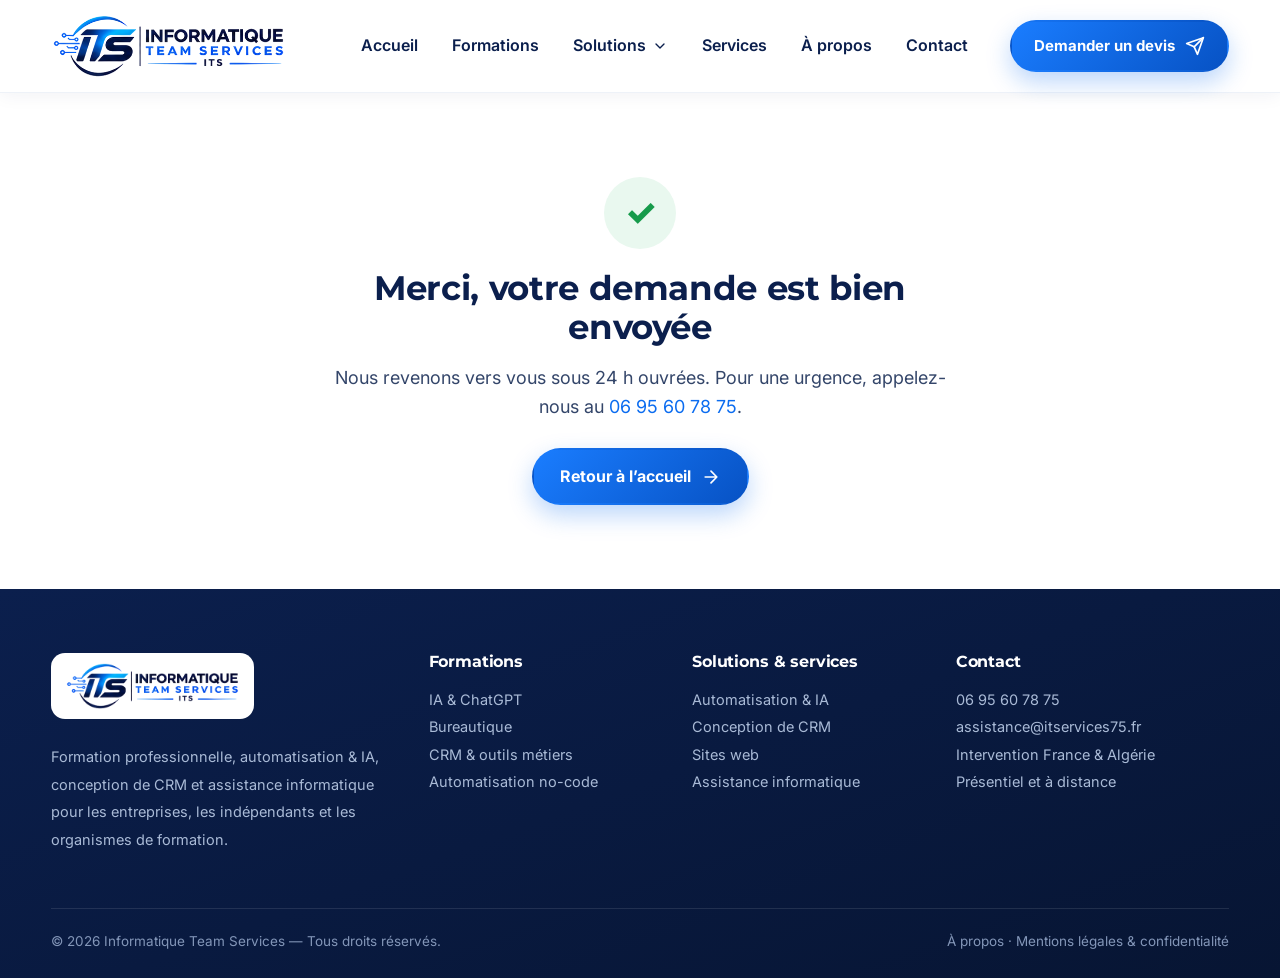
<file: site/merci.html>
<!doctype html>
<html lang="fr">
<head>
<meta charset="utf-8">
<meta name="viewport" content="width=device-width,initial-scale=1">
<title>Demande envoyée | ITS</title>
<meta name="description" content="Votre demande a bien été envoyée.">
<link rel="canonical" href="__SITE_URL__/merci.html">
<meta name="theme-color" content="#0b6cf0">
<link rel="icon" type="image/png" href="favicon.png">
<link rel="apple-touch-icon" href="apple-touch-icon.png">
<meta property="og:type" content="website"><meta property="og:locale" content="fr_FR">
<meta property="og:site_name" content="Informatique Team Services">
<meta property="og:title" content="Demande envoyée | ITS"><meta property="og:description" content="Votre demande a bien été envoyée.">
<meta property="og:url" content="__SITE_URL__/merci.html">
<meta property="og:image" content="__SITE_URL__/hero-its.jpg"><meta name="twitter:card" content="summary_large_image">
<link rel="preconnect" href="https://fonts.googleapis.com"><link rel="preconnect" href="https://fonts.gstatic.com" crossorigin>
<link href="https://fonts.googleapis.com/css2?family=Inter:wght@400;500;600;700&family=Montserrat:wght@700;800&display=swap" rel="stylesheet">
<link rel="stylesheet" href="assets/style.css?v=4">

</head>
<body>
<svg width="0" height="0" style="position:absolute" aria-hidden="true"><defs><symbol id="i-cap" viewBox="0 0 24 24"><path d="M22 10 12 5 2 10l10 5 10-5z"/><path d="M6 12v5c3 3 9 3 12 0v-5"/><path d="M22 10v6"/></symbol><symbol id="i-nodes" viewBox="0 0 24 24"><circle cx="6" cy="18" r="3"/><circle cx="18" cy="18" r="3"/><circle cx="12" cy="5" r="3"/><path d="M10.5 7.6 7.5 15.4M13.5 7.6l3 7.8M9 18h6"/></symbol><symbol id="i-layers" viewBox="0 0 24 24"><path d="m12 2 10 5-10 5L2 7z"/><path d="m2 12 10 5 10-5"/><path d="m2 17 10 5 10-5"/></symbol><symbol id="i-headset" viewBox="0 0 24 24"><path d="M3 14v-2a9 9 0 0 1 18 0v2"/><rect x="2" y="14" width="5" height="7" rx="2"/><rect x="17" y="14" width="5" height="7" rx="2"/><path d="M19 21a4 4 0 0 1-4 2h-2"/></symbol><symbol id="i-users" viewBox="0 0 24 24"><path d="M17 21v-2a4 4 0 0 0-4-4H5a4 4 0 0 0-4 4v2"/><circle cx="9" cy="7" r="4"/><path d="M23 21v-2a4 4 0 0 0-3-3.9M16 3.1a4 4 0 0 1 0 7.8"/></symbol><symbol id="i-building" viewBox="0 0 24 24"><rect x="4" y="2" width="16" height="20" rx="2"/><path d="M9 22v-4h6v4M8 6h.01M12 6h.01M16 6h.01M8 10h.01M12 10h.01M16 10h.01M8 14h.01M12 14h.01M16 14h.01"/></symbol><symbol id="i-laptop" viewBox="0 0 24 24"><rect x="4" y="4" width="16" height="11" rx="2"/><path d="M2 19h20"/></symbol><symbol id="i-play" viewBox="0 0 24 24"><rect x="2" y="4" width="20" height="13" rx="2"/><path d="m10 8 5 2.5-5 2.5z"/><path d="M8 21h8M12 17v4"/></symbol><symbol id="i-shield" viewBox="0 0 24 24"><path d="M12 22s8-4 8-10V5l-8-3-8 3v7c0 6 8 10 8 10z"/><path d="m9 12 2 2 4-4"/></symbol><symbol id="i-arrow" viewBox="0 0 24 24"><path d="M5 12h14M12 5l7 7-7 7"/></symbol><symbol id="i-send" viewBox="0 0 24 24"><path d="m22 2-7 20-4-9-9-4z"/><path d="M22 2 11 13"/></symbol><symbol id="i-gear" viewBox="0 0 24 24"><circle cx="12" cy="12" r="3"/><path d="M19.4 15a1.7 1.7 0 0 0 .3 1.8l.1.1a2 2 0 1 1-2.8 2.8l-.1-.1a1.7 1.7 0 0 0-1.8-.3 1.7 1.7 0 0 0-1 1.5V21a2 2 0 1 1-4 0v-.1a1.7 1.7 0 0 0-1.1-1.5 1.7 1.7 0 0 0-1.8.3l-.1.1a2 2 0 1 1-2.8-2.8l.1-.1a1.7 1.7 0 0 0 .3-1.8 1.7 1.7 0 0 0-1.5-1H3a2 2 0 1 1 0-4h.1a1.7 1.7 0 0 0 1.5-1.1 1.7 1.7 0 0 0-.3-1.8l-.1-.1a2 2 0 1 1 2.8-2.8l.1.1a1.7 1.7 0 0 0 1.8.3H9a1.7 1.7 0 0 0 1-1.5V3a2 2 0 1 1 4 0v.1a1.7 1.7 0 0 0 1 1.5 1.7 1.7 0 0 0 1.8-.3l.1-.1a2 2 0 1 1 2.8 2.8l-.1.1a1.7 1.7 0 0 0-.3 1.8V9a1.7 1.7 0 0 0 1.5 1H21a2 2 0 1 1 0 4h-.1a1.7 1.7 0 0 0-1.5 1z"/></symbol><symbol id="i-chev" viewBox="0 0 24 24"><path d="m6 9 6 6 6-6"/></symbol><symbol id="i-menu" viewBox="0 0 24 24"><path d="M4 6h16M4 12h16M4 18h16"/></symbol><symbol id="i-x" viewBox="0 0 24 24"><path d="M18 6 6 18M6 6l12 12"/></symbol><symbol id="i-phone" viewBox="0 0 24 24"><path d="M22 16.9v3a2 2 0 0 1-2.2 2 19.8 19.8 0 0 1-8.6-3.1 19.5 19.5 0 0 1-6-6A19.8 19.8 0 0 1 2.1 4.2 2 2 0 0 1 4.1 2h3a2 2 0 0 1 2 1.7c.1.9.4 1.8.7 2.7a2 2 0 0 1-.5 2.1L8 9.8a16 16 0 0 0 6 6l1.3-1.3a2 2 0 0 1 2.1-.4c.9.3 1.8.6 2.7.7a2 2 0 0 1 1.7 2z"/></symbol><symbol id="i-mail" viewBox="0 0 24 24"><rect x="2" y="4" width="20" height="16" rx="2"/><path d="m22 7-10 6L2 7"/></symbol><symbol id="i-pin" viewBox="0 0 24 24"><path d="M20 10c0 6-8 12-8 12s-8-6-8-12a8 8 0 0 1 16 0z"/><circle cx="12" cy="10" r="3"/></symbol><symbol id="i-clock" viewBox="0 0 24 24"><circle cx="12" cy="12" r="10"/><path d="M12 6v6l4 2"/></symbol><symbol id="i-bot" viewBox="0 0 24 24"><rect x="3" y="8" width="18" height="12" rx="3"/><path d="M12 8V4M8 4h8M9 14h.01M15 14h.01"/></symbol><symbol id="i-zap" viewBox="0 0 24 24"><path d="M13 2 3 14h9l-1 8 10-12h-9l1-8z"/></symbol><symbol id="i-globe" viewBox="0 0 24 24"><circle cx="12" cy="12" r="10"/><path d="M2 12h20M12 2a15.3 15.3 0 0 1 4 10 15.3 15.3 0 0 1-4 10 15.3 15.3 0 0 1-4-10 15.3 15.3 0 0 1 4-10z"/></symbol><symbol id="i-wrench" viewBox="0 0 24 24"><path d="M14.7 6.3a1 1 0 0 0 0 1.4l1.6 1.6a1 1 0 0 0 1.4 0l3.8-3.8a6 6 0 0 1-7.9 7.9l-6.9 6.9a2.1 2.1 0 0 1-3-3l6.9-6.9a6 6 0 0 1 7.9-7.9z"/></symbol><symbol id="i-download" viewBox="0 0 24 24"><path d="M21 15v4a2 2 0 0 1-2 2H5a2 2 0 0 1-2-2v-4M7 10l5 5 5-5M12 15V3"/></symbol><symbol id="i-wifi" viewBox="0 0 24 24"><path d="M5 12.6a10 10 0 0 1 14 0M1.4 9a15 15 0 0 1 21.2 0M8.5 16.1a5 5 0 0 1 7 0M12 20h.01"/></symbol><symbol id="i-chart" viewBox="0 0 24 24"><path d="M3 3v18h18"/><path d="m7 15 4-4 3 3 5-6"/></symbol><symbol id="i-doc" viewBox="0 0 24 24"><path d="M14 2H6a2 2 0 0 0-2 2v16a2 2 0 0 0 2 2h12a2 2 0 0 0 2-2V8z"/><path d="M14 2v6h6M8 13h8M8 17h5"/></symbol><symbol id="i-target" viewBox="0 0 24 24"><circle cx="12" cy="12" r="10"/><circle cx="12" cy="12" r="6"/><circle cx="12" cy="12" r="2"/></symbol><symbol id="i-spark" viewBox="0 0 24 24"><path d="M12 3l1.9 5.8L20 11l-6.1 2.2L12 19l-1.9-5.8L4 11l6.1-2.2z"/></symbol><symbol id="i-handshake" viewBox="0 0 24 24"><path d="m11 17 2 2a1 1 0 1 0 3-3"/><path d="m14 14 2.5 2.5a1 1 0 1 0 3-3l-3.9-3.9a3 3 0 0 0-4.2 0l-.9.9a1 1 0 1 1-3-3l2.8-2.8a5.8 5.8 0 0 1 7.1-.9l.5.3a2 2 0 0 0 1.4.3L22 4"/><path d="m21 3 1 11h-2M3 3 2 14l6.5 6.5a1 1 0 1 0 3-3M3 4h8"/></symbol><symbol id="i-lock" viewBox="0 0 24 24"><rect x="3" y="11" width="18" height="11" rx="2"/><path d="M7 11V7a5 5 0 0 1 10 0v4"/></symbol><symbol id="i-monitor" viewBox="0 0 24 24"><rect x="2" y="3" width="20" height="14" rx="2"/><path d="M8 21h8M12 17v4"/></symbol></defs></svg>
<a class="skip" href="#main">Aller au contenu</a>
<header class="site">
 <div class="container hdr">
  <a class="brand" href="index.html" aria-label="Informatique Team Services — accueil"><img src="logo-its.png" alt="Informatique Team Services — ITS" width="236" height="62"></a>
  <nav class="main" aria-label="Navigation principale"><a href="index.html">Accueil</a><a href="formations.html">Formations</a><div class="dd"><button aria-expanded="false" aria-haspopup="true">Solutions <svg class="ic" aria-hidden="true"><use href="#i-chev"/></svg></button><div class="dd-menu"><a href="solutions.html#automatisation"><svg class="ic" aria-hidden="true"><use href="#i-nodes"/></svg><span><strong>Automatisation & IA</strong><small>Workflows, agents IA, chatbots</small></span></a><a href="solutions.html#crm"><svg class="ic" aria-hidden="true"><use href="#i-layers"/></svg><span><strong>Conception de CRM</strong><small>Clients, devis, facturation, suivi</small></span></a><a href="solutions.html#web"><svg class="ic" aria-hidden="true"><use href="#i-globe"/></svg><span><strong>Sites web & outils</strong><small>Sites vitrines, espaces clients</small></span></a></div></div><a href="services.html">Services</a><a href="a-propos.html">À propos</a><a href="contact.html">Contact</a></nav>
  <a class="btn btn-blue" href="contact.html">Demander un devis <svg class="ic" aria-hidden="true"><use href="#i-send"/></svg></a>
  <button class="burger" aria-label="Ouvrir le menu" aria-expanded="false" aria-controls="drawer"><svg class="ic" aria-hidden="true"><use href="#i-menu"/></svg></button>
 </div>
 <div class="drawer" id="drawer"><a href="index.html">Accueil</a><a href="formations.html">Formations</a><a href="solutions.html">Solutions</a><a class="sub" href="solutions.html#automatisation">Automatisation & IA</a><a class="sub" href="solutions.html#crm">Conception de CRM</a><a class="sub" href="solutions.html#web">Sites web & outils</a><a href="services.html">Services</a><a href="a-propos.html">À propos</a><a href="contact.html">Contact</a><a class="btn btn-blue" href="contact.html">Demander un devis <svg class="ic" aria-hidden="true"><use href="#i-send"/></svg></a></div>
</header>
<main id="main">
<section class="section"><div class="container" style="max-width:640px;text-align:center">
 <div style="width:72px;height:72px;border-radius:50%;background:#e9f8ef;color:#169b4b;display:grid;place-items:center;margin:0 auto 20px;font-size:36px;font-weight:800">✓</div>
 <h1 style="font-size:34px">Merci, votre demande est bien envoyée</h1>
 <p class="lead" style="margin:0 auto 26px">Nous revenons vers vous sous 24 h ouvrées. Pour une urgence, appelez-nous au <a class="blue" href="tel:+33695607875">06 95 60 78 75</a>.</p>
 <a class="btn btn-blue" href="index.html">Retour à l’accueil <svg class="ic" aria-hidden="true"><use href="#i-arrow"/></svg></a>
</div></section>
</main>
<footer class="site">
 <div class="container">
  <div class="fgrid4">
   <div><span class="flogo"><img src="logo-its.png" alt="Informatique Team Services" width="175" height="46" loading="lazy"></span>
    <p>Formation professionnelle, automatisation & IA, conception de CRM et assistance informatique pour les entreprises, les indépendants et les organismes de formation.</p></div>
   <div><h4>Formations</h4><ul>
    <li><a href="formations.html#ia">IA & ChatGPT</a></li><li><a href="formations.html#bureautique">Bureautique</a></li>
    <li><a href="formations.html#crm">CRM & outils métiers</a></li><li><a href="formations.html#automatisation">Automatisation no-code</a></li></ul></div>
   <div><h4>Solutions & services</h4><ul>
    <li><a href="solutions.html#automatisation">Automatisation & IA</a></li><li><a href="solutions.html#crm">Conception de CRM</a></li>
    <li><a href="solutions.html#web">Sites web</a></li><li><a href="services.html">Assistance informatique</a></li></ul></div>
   <div><h4>Contact</h4><p><a href="tel:+33695607875">06 95 60 78 75</a><br><a href="mailto:assistance@itservices75.fr">assistance@itservices75.fr</a><br>Intervention France & Algérie<br>Présentiel et à distance</p></div>
  </div>
  <div class="copy"><span>© <span id="y">2026</span> Informatique Team Services — Tous droits réservés.</span><span><a href="a-propos.html">À propos</a> · <a href="mentions-legales.html">Mentions légales & confidentialité</a></span></div>
 </div>
</footer>
<div class="mbar"><a class="btn btn-line" href="tel:+33695607875"><svg class="ic" aria-hidden="true"><use href="#i-phone"/></svg>Appeler</a><a class="btn btn-blue" href="contact.html">Demander un devis</a></div>
<script src="assets/main.js?v=4" defer></script>
</body>
</html>
</file>
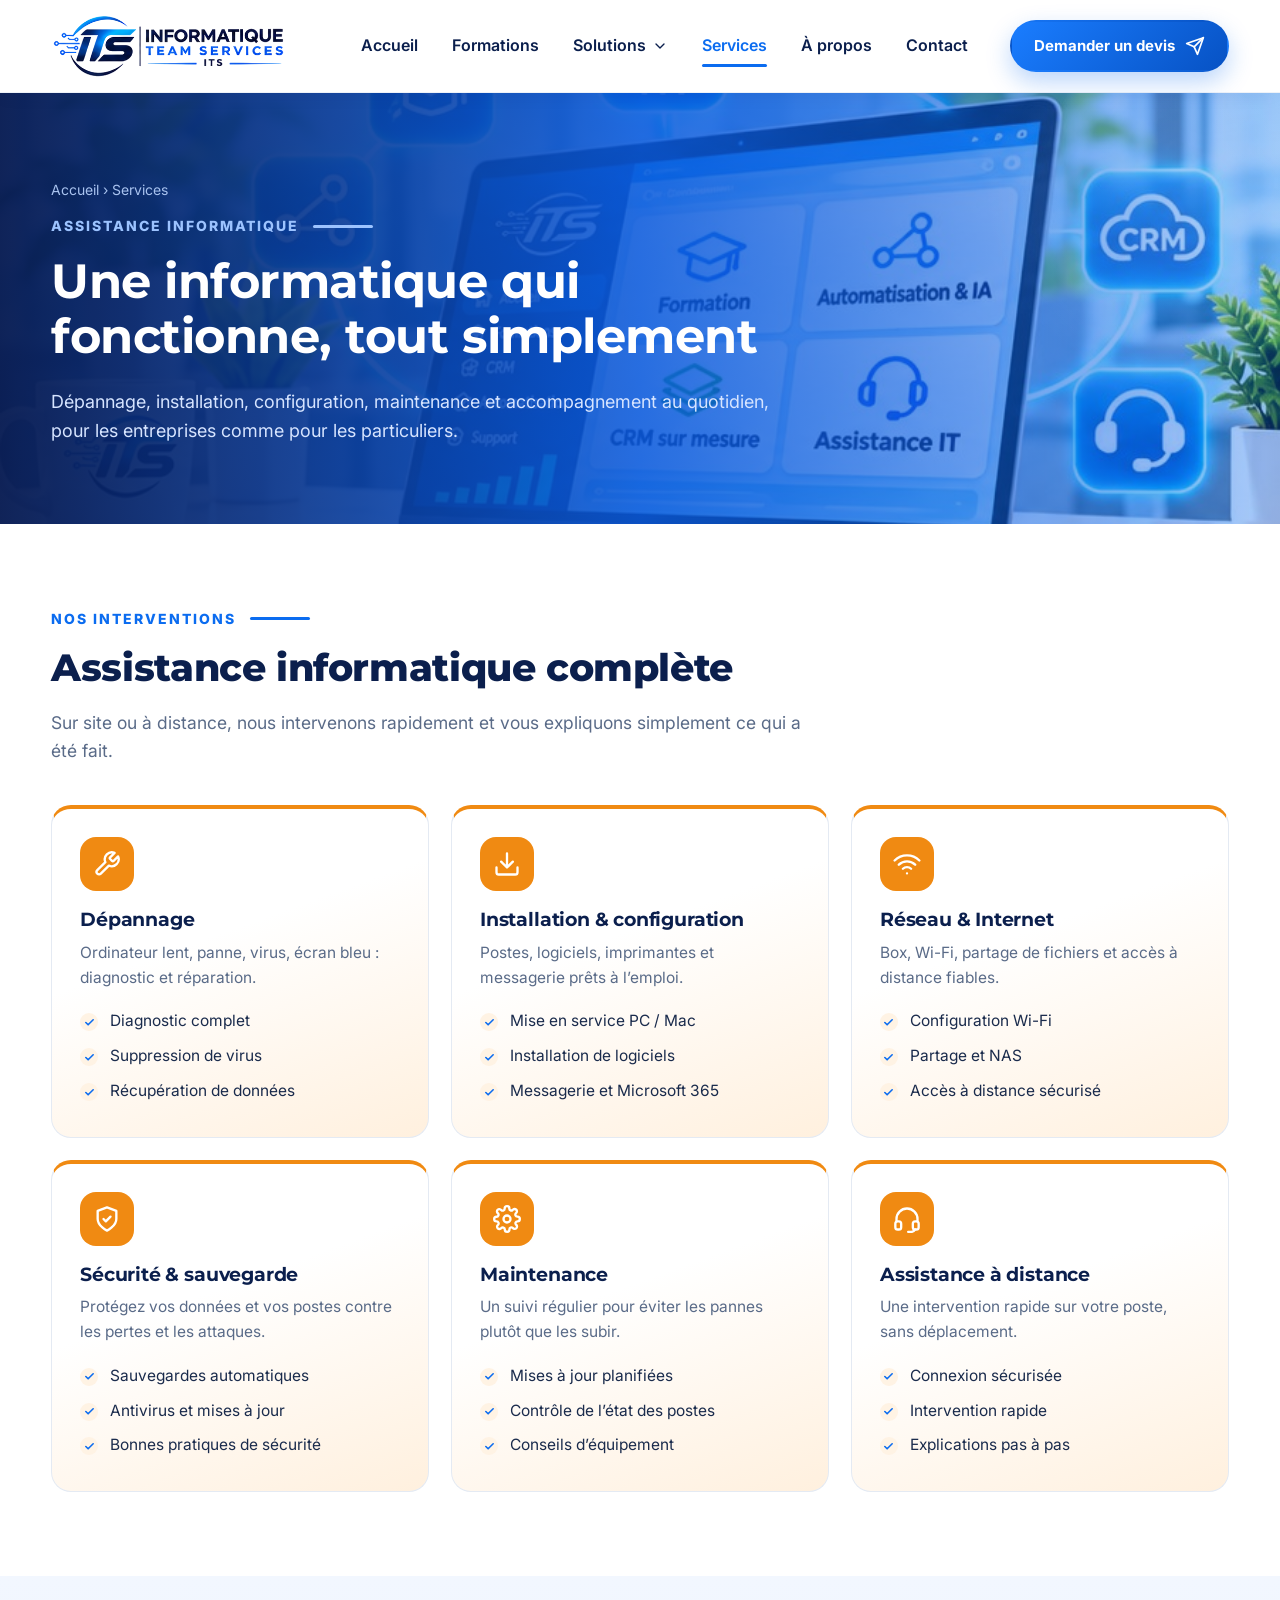
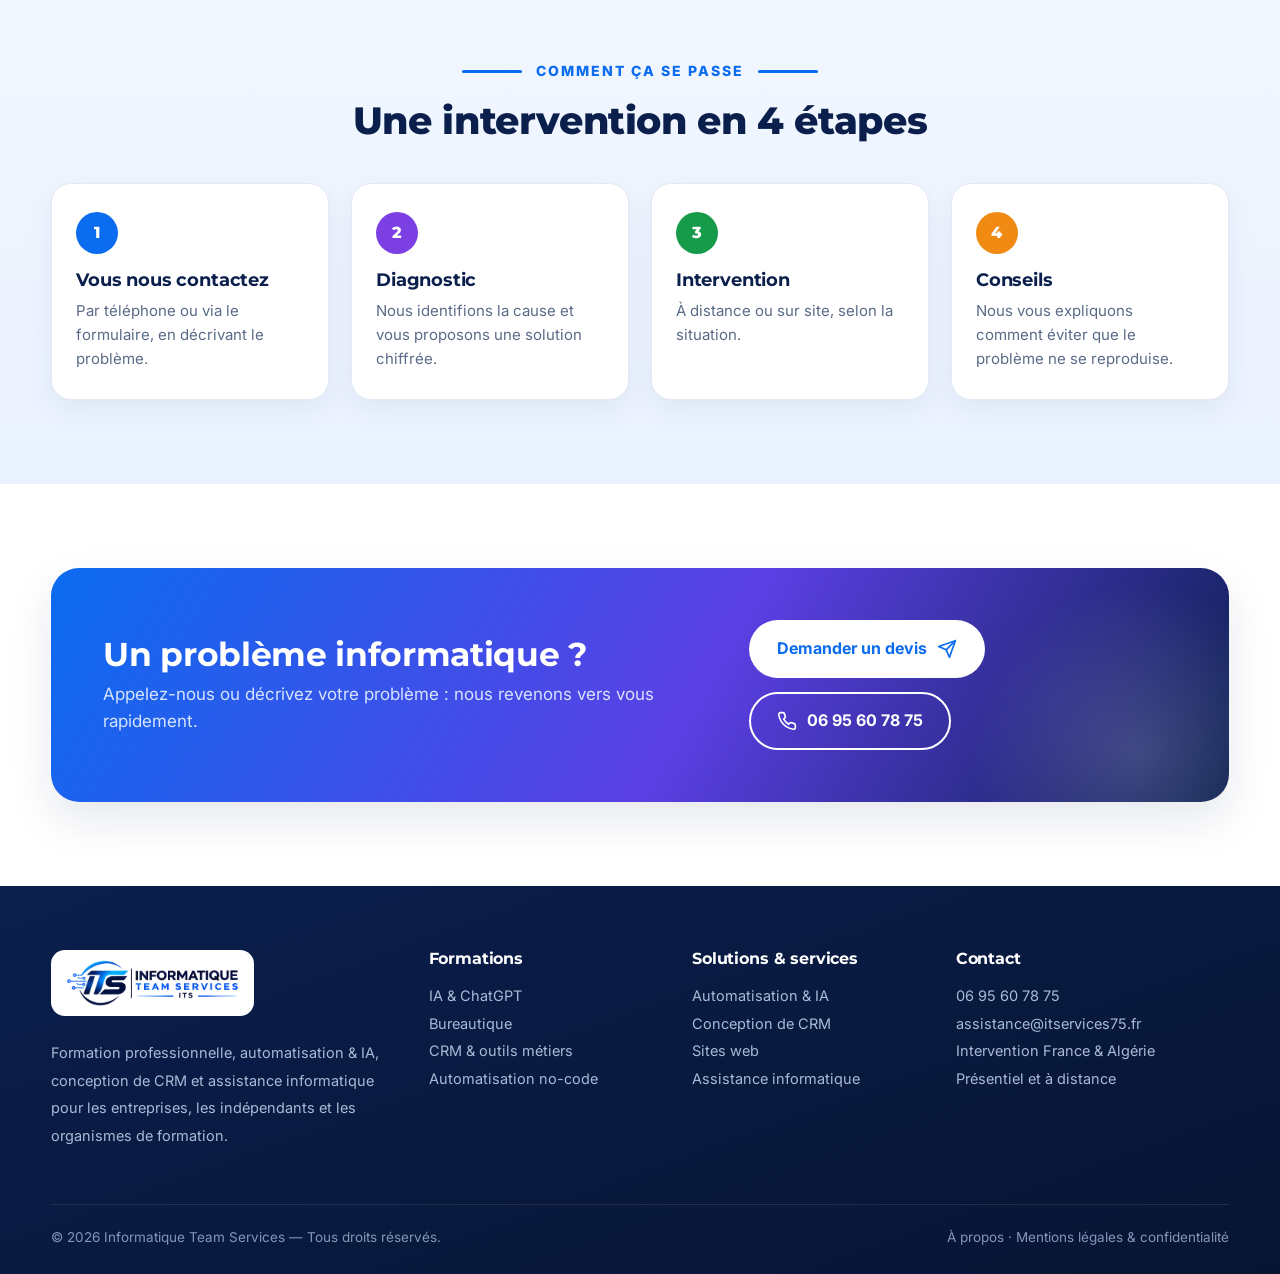
<file: site/services.html>
<!doctype html>
<html lang="fr">
<head>
<meta charset="utf-8">
<meta name="viewport" content="width=device-width,initial-scale=1">
<title>Assistance informatique : dépannage, installation, maintenance | ITS</title>
<meta name="description" content="Dépannage informatique, installation, configuration, réseau, sécurité, sauvegarde, maintenance et assistance à distance pour entreprises et particuliers.">
<link rel="canonical" href="__SITE_URL__/services.html">
<meta name="theme-color" content="#0b6cf0">
<link rel="icon" type="image/png" href="favicon.png">
<link rel="apple-touch-icon" href="apple-touch-icon.png">
<meta property="og:type" content="website"><meta property="og:locale" content="fr_FR">
<meta property="og:site_name" content="Informatique Team Services">
<meta property="og:title" content="Assistance informatique : dépannage, installation, maintenance | ITS"><meta property="og:description" content="Dépannage informatique, installation, configuration, réseau, sécurité, sauvegarde, maintenance et assistance à distance pour entreprises et particuliers.">
<meta property="og:url" content="__SITE_URL__/services.html">
<meta property="og:image" content="__SITE_URL__/hero-its.jpg"><meta name="twitter:card" content="summary_large_image">
<link rel="preconnect" href="https://fonts.googleapis.com"><link rel="preconnect" href="https://fonts.gstatic.com" crossorigin>
<link href="https://fonts.googleapis.com/css2?family=Inter:wght@400;500;600;700&family=Montserrat:wght@700;800&display=swap" rel="stylesheet">
<link rel="stylesheet" href="assets/style.css?v=4">

</head>
<body>
<svg width="0" height="0" style="position:absolute" aria-hidden="true"><defs><symbol id="i-cap" viewBox="0 0 24 24"><path d="M22 10 12 5 2 10l10 5 10-5z"/><path d="M6 12v5c3 3 9 3 12 0v-5"/><path d="M22 10v6"/></symbol><symbol id="i-nodes" viewBox="0 0 24 24"><circle cx="6" cy="18" r="3"/><circle cx="18" cy="18" r="3"/><circle cx="12" cy="5" r="3"/><path d="M10.5 7.6 7.5 15.4M13.5 7.6l3 7.8M9 18h6"/></symbol><symbol id="i-layers" viewBox="0 0 24 24"><path d="m12 2 10 5-10 5L2 7z"/><path d="m2 12 10 5 10-5"/><path d="m2 17 10 5 10-5"/></symbol><symbol id="i-headset" viewBox="0 0 24 24"><path d="M3 14v-2a9 9 0 0 1 18 0v2"/><rect x="2" y="14" width="5" height="7" rx="2"/><rect x="17" y="14" width="5" height="7" rx="2"/><path d="M19 21a4 4 0 0 1-4 2h-2"/></symbol><symbol id="i-users" viewBox="0 0 24 24"><path d="M17 21v-2a4 4 0 0 0-4-4H5a4 4 0 0 0-4 4v2"/><circle cx="9" cy="7" r="4"/><path d="M23 21v-2a4 4 0 0 0-3-3.9M16 3.1a4 4 0 0 1 0 7.8"/></symbol><symbol id="i-building" viewBox="0 0 24 24"><rect x="4" y="2" width="16" height="20" rx="2"/><path d="M9 22v-4h6v4M8 6h.01M12 6h.01M16 6h.01M8 10h.01M12 10h.01M16 10h.01M8 14h.01M12 14h.01M16 14h.01"/></symbol><symbol id="i-laptop" viewBox="0 0 24 24"><rect x="4" y="4" width="16" height="11" rx="2"/><path d="M2 19h20"/></symbol><symbol id="i-play" viewBox="0 0 24 24"><rect x="2" y="4" width="20" height="13" rx="2"/><path d="m10 8 5 2.5-5 2.5z"/><path d="M8 21h8M12 17v4"/></symbol><symbol id="i-shield" viewBox="0 0 24 24"><path d="M12 22s8-4 8-10V5l-8-3-8 3v7c0 6 8 10 8 10z"/><path d="m9 12 2 2 4-4"/></symbol><symbol id="i-arrow" viewBox="0 0 24 24"><path d="M5 12h14M12 5l7 7-7 7"/></symbol><symbol id="i-send" viewBox="0 0 24 24"><path d="m22 2-7 20-4-9-9-4z"/><path d="M22 2 11 13"/></symbol><symbol id="i-gear" viewBox="0 0 24 24"><circle cx="12" cy="12" r="3"/><path d="M19.4 15a1.7 1.7 0 0 0 .3 1.8l.1.1a2 2 0 1 1-2.8 2.8l-.1-.1a1.7 1.7 0 0 0-1.8-.3 1.7 1.7 0 0 0-1 1.5V21a2 2 0 1 1-4 0v-.1a1.7 1.7 0 0 0-1.1-1.5 1.7 1.7 0 0 0-1.8.3l-.1.1a2 2 0 1 1-2.8-2.8l.1-.1a1.7 1.7 0 0 0 .3-1.8 1.7 1.7 0 0 0-1.5-1H3a2 2 0 1 1 0-4h.1a1.7 1.7 0 0 0 1.5-1.1 1.7 1.7 0 0 0-.3-1.8l-.1-.1a2 2 0 1 1 2.8-2.8l.1.1a1.7 1.7 0 0 0 1.8.3H9a1.7 1.7 0 0 0 1-1.5V3a2 2 0 1 1 4 0v.1a1.7 1.7 0 0 0 1 1.5 1.7 1.7 0 0 0 1.8-.3l.1-.1a2 2 0 1 1 2.8 2.8l-.1.1a1.7 1.7 0 0 0-.3 1.8V9a1.7 1.7 0 0 0 1.5 1H21a2 2 0 1 1 0 4h-.1a1.7 1.7 0 0 0-1.5 1z"/></symbol><symbol id="i-chev" viewBox="0 0 24 24"><path d="m6 9 6 6 6-6"/></symbol><symbol id="i-menu" viewBox="0 0 24 24"><path d="M4 6h16M4 12h16M4 18h16"/></symbol><symbol id="i-x" viewBox="0 0 24 24"><path d="M18 6 6 18M6 6l12 12"/></symbol><symbol id="i-phone" viewBox="0 0 24 24"><path d="M22 16.9v3a2 2 0 0 1-2.2 2 19.8 19.8 0 0 1-8.6-3.1 19.5 19.5 0 0 1-6-6A19.8 19.8 0 0 1 2.1 4.2 2 2 0 0 1 4.1 2h3a2 2 0 0 1 2 1.7c.1.9.4 1.8.7 2.7a2 2 0 0 1-.5 2.1L8 9.8a16 16 0 0 0 6 6l1.3-1.3a2 2 0 0 1 2.1-.4c.9.3 1.8.6 2.7.7a2 2 0 0 1 1.7 2z"/></symbol><symbol id="i-mail" viewBox="0 0 24 24"><rect x="2" y="4" width="20" height="16" rx="2"/><path d="m22 7-10 6L2 7"/></symbol><symbol id="i-pin" viewBox="0 0 24 24"><path d="M20 10c0 6-8 12-8 12s-8-6-8-12a8 8 0 0 1 16 0z"/><circle cx="12" cy="10" r="3"/></symbol><symbol id="i-clock" viewBox="0 0 24 24"><circle cx="12" cy="12" r="10"/><path d="M12 6v6l4 2"/></symbol><symbol id="i-bot" viewBox="0 0 24 24"><rect x="3" y="8" width="18" height="12" rx="3"/><path d="M12 8V4M8 4h8M9 14h.01M15 14h.01"/></symbol><symbol id="i-zap" viewBox="0 0 24 24"><path d="M13 2 3 14h9l-1 8 10-12h-9l1-8z"/></symbol><symbol id="i-globe" viewBox="0 0 24 24"><circle cx="12" cy="12" r="10"/><path d="M2 12h20M12 2a15.3 15.3 0 0 1 4 10 15.3 15.3 0 0 1-4 10 15.3 15.3 0 0 1-4-10 15.3 15.3 0 0 1 4-10z"/></symbol><symbol id="i-wrench" viewBox="0 0 24 24"><path d="M14.7 6.3a1 1 0 0 0 0 1.4l1.6 1.6a1 1 0 0 0 1.4 0l3.8-3.8a6 6 0 0 1-7.9 7.9l-6.9 6.9a2.1 2.1 0 0 1-3-3l6.9-6.9a6 6 0 0 1 7.9-7.9z"/></symbol><symbol id="i-download" viewBox="0 0 24 24"><path d="M21 15v4a2 2 0 0 1-2 2H5a2 2 0 0 1-2-2v-4M7 10l5 5 5-5M12 15V3"/></symbol><symbol id="i-wifi" viewBox="0 0 24 24"><path d="M5 12.6a10 10 0 0 1 14 0M1.4 9a15 15 0 0 1 21.2 0M8.5 16.1a5 5 0 0 1 7 0M12 20h.01"/></symbol><symbol id="i-chart" viewBox="0 0 24 24"><path d="M3 3v18h18"/><path d="m7 15 4-4 3 3 5-6"/></symbol><symbol id="i-doc" viewBox="0 0 24 24"><path d="M14 2H6a2 2 0 0 0-2 2v16a2 2 0 0 0 2 2h12a2 2 0 0 0 2-2V8z"/><path d="M14 2v6h6M8 13h8M8 17h5"/></symbol><symbol id="i-target" viewBox="0 0 24 24"><circle cx="12" cy="12" r="10"/><circle cx="12" cy="12" r="6"/><circle cx="12" cy="12" r="2"/></symbol><symbol id="i-spark" viewBox="0 0 24 24"><path d="M12 3l1.9 5.8L20 11l-6.1 2.2L12 19l-1.9-5.8L4 11l6.1-2.2z"/></symbol><symbol id="i-handshake" viewBox="0 0 24 24"><path d="m11 17 2 2a1 1 0 1 0 3-3"/><path d="m14 14 2.5 2.5a1 1 0 1 0 3-3l-3.9-3.9a3 3 0 0 0-4.2 0l-.9.9a1 1 0 1 1-3-3l2.8-2.8a5.8 5.8 0 0 1 7.1-.9l.5.3a2 2 0 0 0 1.4.3L22 4"/><path d="m21 3 1 11h-2M3 3 2 14l6.5 6.5a1 1 0 1 0 3-3M3 4h8"/></symbol><symbol id="i-lock" viewBox="0 0 24 24"><rect x="3" y="11" width="18" height="11" rx="2"/><path d="M7 11V7a5 5 0 0 1 10 0v4"/></symbol><symbol id="i-monitor" viewBox="0 0 24 24"><rect x="2" y="3" width="20" height="14" rx="2"/><path d="M8 21h8M12 17v4"/></symbol></defs></svg>
<a class="skip" href="#main">Aller au contenu</a>
<header class="site">
 <div class="container hdr">
  <a class="brand" href="index.html" aria-label="Informatique Team Services — accueil"><img src="logo-its.png" alt="Informatique Team Services — ITS" width="236" height="62"></a>
  <nav class="main" aria-label="Navigation principale"><a href="index.html">Accueil</a><a href="formations.html">Formations</a><div class="dd"><button aria-expanded="false" aria-haspopup="true">Solutions <svg class="ic" aria-hidden="true"><use href="#i-chev"/></svg></button><div class="dd-menu"><a href="solutions.html#automatisation"><svg class="ic" aria-hidden="true"><use href="#i-nodes"/></svg><span><strong>Automatisation & IA</strong><small>Workflows, agents IA, chatbots</small></span></a><a href="solutions.html#crm"><svg class="ic" aria-hidden="true"><use href="#i-layers"/></svg><span><strong>Conception de CRM</strong><small>Clients, devis, facturation, suivi</small></span></a><a href="solutions.html#web"><svg class="ic" aria-hidden="true"><use href="#i-globe"/></svg><span><strong>Sites web & outils</strong><small>Sites vitrines, espaces clients</small></span></a></div></div><a href="services.html" class="active" aria-current="page">Services</a><a href="a-propos.html">À propos</a><a href="contact.html">Contact</a></nav>
  <a class="btn btn-blue" href="contact.html">Demander un devis <svg class="ic" aria-hidden="true"><use href="#i-send"/></svg></a>
  <button class="burger" aria-label="Ouvrir le menu" aria-expanded="false" aria-controls="drawer"><svg class="ic" aria-hidden="true"><use href="#i-menu"/></svg></button>
 </div>
 <div class="drawer" id="drawer"><a href="index.html">Accueil</a><a href="formations.html">Formations</a><a href="solutions.html">Solutions</a><a class="sub" href="solutions.html#automatisation">Automatisation & IA</a><a class="sub" href="solutions.html#crm">Conception de CRM</a><a class="sub" href="solutions.html#web">Sites web & outils</a><a href="services.html">Services</a><a href="a-propos.html">À propos</a><a href="contact.html">Contact</a><a class="btn btn-blue" href="contact.html">Demander un devis <svg class="ic" aria-hidden="true"><use href="#i-send"/></svg></a></div>
</header>
<main id="main">
<section class="page-hero"><div class="container">
 <div class="crumbs"><a href="index.html">Accueil</a> › Services</div>
 <div class="eyebrow">Assistance informatique</div><h1>Une informatique qui fonctionne, tout simplement</h1><p>Dépannage, installation, configuration, maintenance et accompagnement au quotidien, pour les entreprises comme pour les particuliers.</p>
</div></section>
<section class="section"><div class="container">
 <div class="head"><div class="eyebrow">Nos interventions</div><h2>Assistance informatique complète</h2><p>Sur site ou à distance, nous intervenons rapidement et vous expliquons simplement ce qui a été fait.</p></div>
 <div class="grid3">
  <div class="card t-orange"><div class="badge"><svg class="ic" aria-hidden="true"><use href="#i-wrench"/></svg></div><h3>Dépannage</h3><p>Ordinateur lent, panne, virus, écran bleu : diagnostic et réparation.</p><ul class="checks"><li>Diagnostic complet</li><li>Suppression de virus</li><li>Récupération de données</li></ul></div>
  <div class="card t-orange"><div class="badge"><svg class="ic" aria-hidden="true"><use href="#i-download"/></svg></div><h3>Installation & configuration</h3><p>Postes, logiciels, imprimantes et messagerie prêts à l’emploi.</p><ul class="checks"><li>Mise en service PC / Mac</li><li>Installation de logiciels</li><li>Messagerie et Microsoft 365</li></ul></div>
  <div class="card t-orange"><div class="badge"><svg class="ic" aria-hidden="true"><use href="#i-wifi"/></svg></div><h3>Réseau & Internet</h3><p>Box, Wi-Fi, partage de fichiers et accès à distance fiables.</p><ul class="checks"><li>Configuration Wi-Fi</li><li>Partage et NAS</li><li>Accès à distance sécurisé</li></ul></div>
  <div class="card t-orange"><div class="badge"><svg class="ic" aria-hidden="true"><use href="#i-shield"/></svg></div><h3>Sécurité & sauvegarde</h3><p>Protégez vos données et vos postes contre les pertes et les attaques.</p><ul class="checks"><li>Sauvegardes automatiques</li><li>Antivirus et mises à jour</li><li>Bonnes pratiques de sécurité</li></ul></div>
  <div class="card t-orange"><div class="badge"><svg class="ic" aria-hidden="true"><use href="#i-gear"/></svg></div><h3>Maintenance</h3><p>Un suivi régulier pour éviter les pannes plutôt que les subir.</p><ul class="checks"><li>Mises à jour planifiées</li><li>Contrôle de l’état des postes</li><li>Conseils d’équipement</li></ul></div>
  <div class="card t-orange"><div class="badge"><svg class="ic" aria-hidden="true"><use href="#i-headset"/></svg></div><h3>Assistance à distance</h3><p>Une intervention rapide sur votre poste, sans déplacement.</p><ul class="checks"><li>Connexion sécurisée</li><li>Intervention rapide</li><li>Explications pas à pas</li></ul></div>
 </div>
</div></section>
<section class="section alt"><div class="container">
 <div class="head center"><div class="eyebrow">Comment ça se passe</div><h2>Une intervention en 4 étapes</h2></div>
 <div class="steps">
  <div class="step"><h3>Vous nous contactez</h3><p>Par téléphone ou via le formulaire, en décrivant le problème.</p></div>
  <div class="step"><h3>Diagnostic</h3><p>Nous identifions la cause et vous proposons une solution chiffrée.</p></div>
  <div class="step"><h3>Intervention</h3><p>À distance ou sur site, selon la situation.</p></div>
  <div class="step"><h3>Conseils</h3><p>Nous vous expliquons comment éviter que le problème ne se reproduise.</p></div>
 </div>
</div></section>
<section class="section"><div class="container"><div class="cta">
 <div><h2>Un problème informatique ?</h2><p>Appelez-nous ou décrivez votre problème : nous revenons vers vous rapidement.</p></div>
 <div class="actions"><a class="btn btn-white" href="contact.html?besoin=Assistance%20informatique">Demander un devis <svg class="ic" aria-hidden="true"><use href="#i-send"/></svg></a><a class="btn btn-line" style="background:transparent;color:#fff;border-color:#fff" href="tel:+33695607875"><svg class="ic" aria-hidden="true"><use href="#i-phone"/></svg>06 95 60 78 75</a></div>
</div></div></section>
</main>
<footer class="site">
 <div class="container">
  <div class="fgrid4">
   <div><span class="flogo"><img src="logo-its.png" alt="Informatique Team Services" width="175" height="46" loading="lazy"></span>
    <p>Formation professionnelle, automatisation & IA, conception de CRM et assistance informatique pour les entreprises, les indépendants et les organismes de formation.</p></div>
   <div><h4>Formations</h4><ul>
    <li><a href="formations.html#ia">IA & ChatGPT</a></li><li><a href="formations.html#bureautique">Bureautique</a></li>
    <li><a href="formations.html#crm">CRM & outils métiers</a></li><li><a href="formations.html#automatisation">Automatisation no-code</a></li></ul></div>
   <div><h4>Solutions & services</h4><ul>
    <li><a href="solutions.html#automatisation">Automatisation & IA</a></li><li><a href="solutions.html#crm">Conception de CRM</a></li>
    <li><a href="solutions.html#web">Sites web</a></li><li><a href="services.html">Assistance informatique</a></li></ul></div>
   <div><h4>Contact</h4><p><a href="tel:+33695607875">06 95 60 78 75</a><br><a href="mailto:assistance@itservices75.fr">assistance@itservices75.fr</a><br>Intervention France & Algérie<br>Présentiel et à distance</p></div>
  </div>
  <div class="copy"><span>© <span id="y">2026</span> Informatique Team Services — Tous droits réservés.</span><span><a href="a-propos.html">À propos</a> · <a href="mentions-legales.html">Mentions légales & confidentialité</a></span></div>
 </div>
</footer>
<div class="mbar"><a class="btn btn-line" href="tel:+33695607875"><svg class="ic" aria-hidden="true"><use href="#i-phone"/></svg>Appeler</a><a class="btn btn-blue" href="contact.html">Demander un devis</a></div>
<script src="assets/main.js?v=4" defer></script>
</body>
</html>
</file>
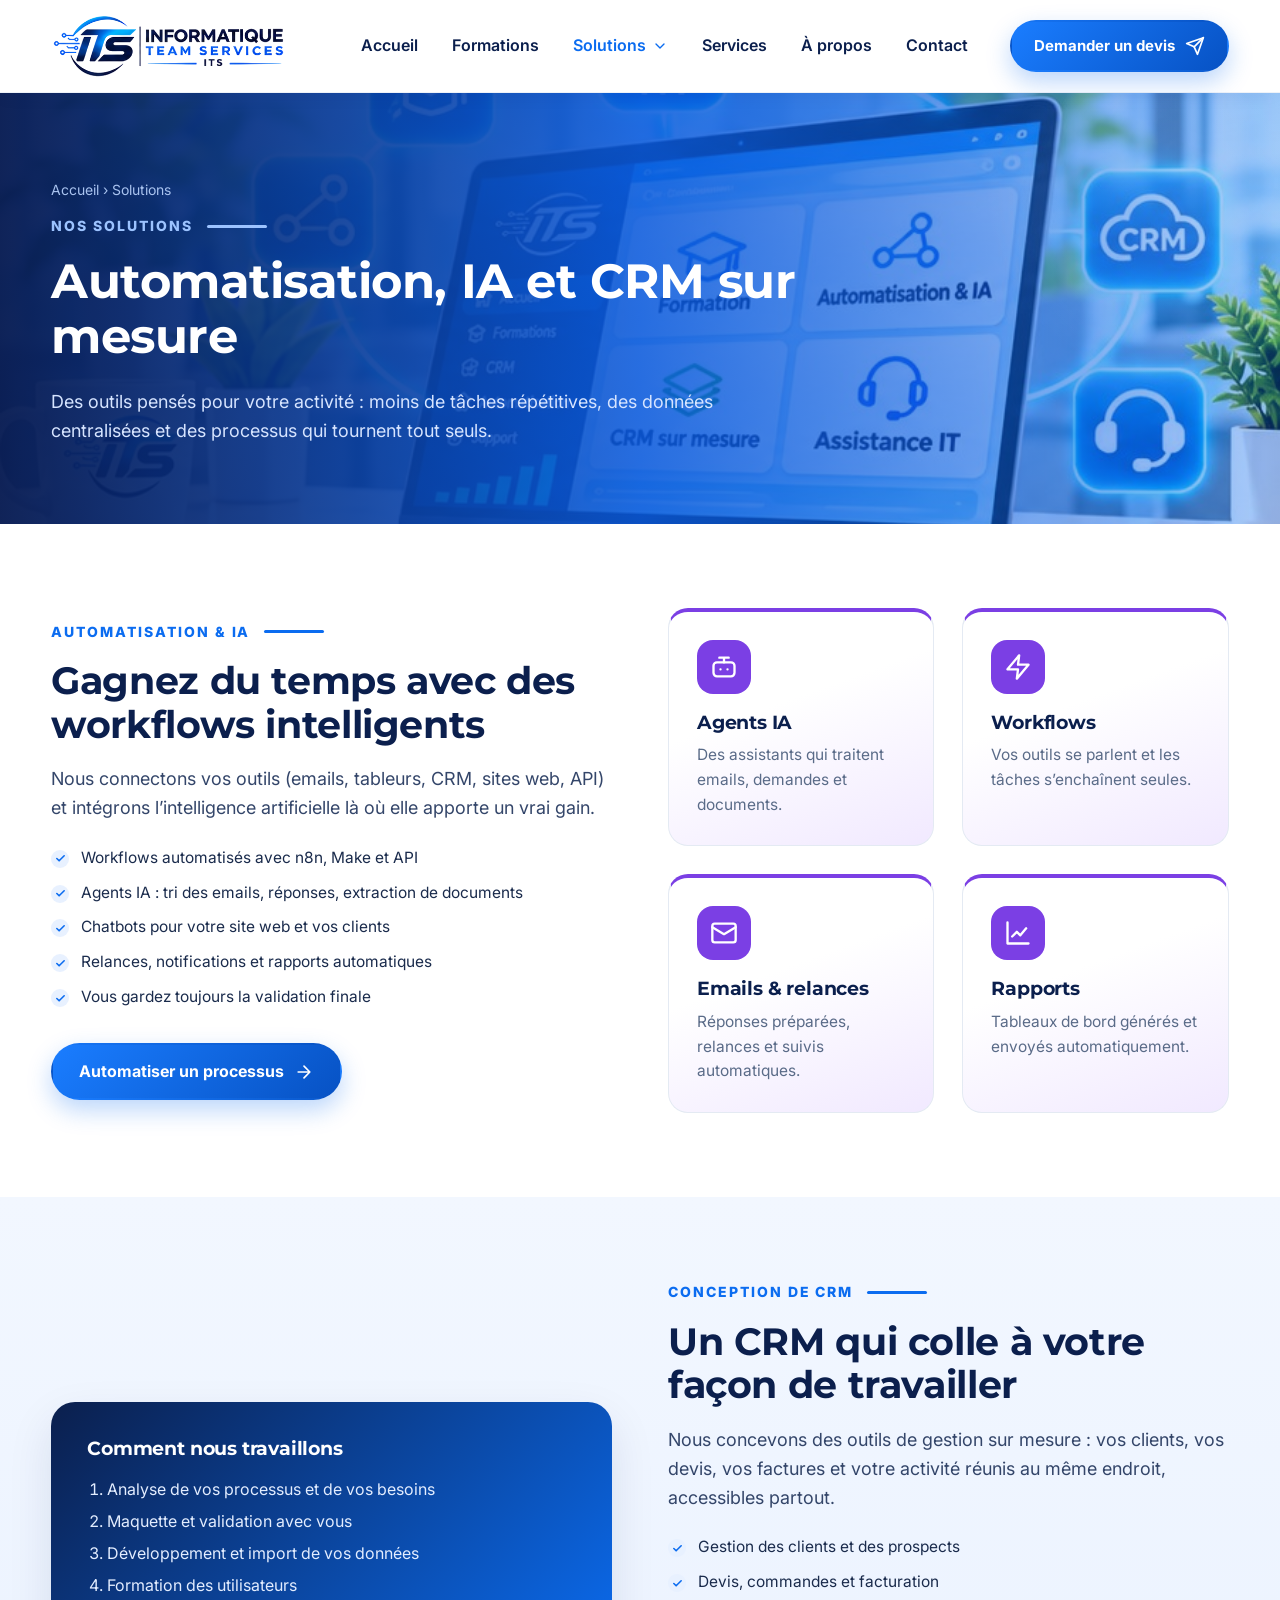
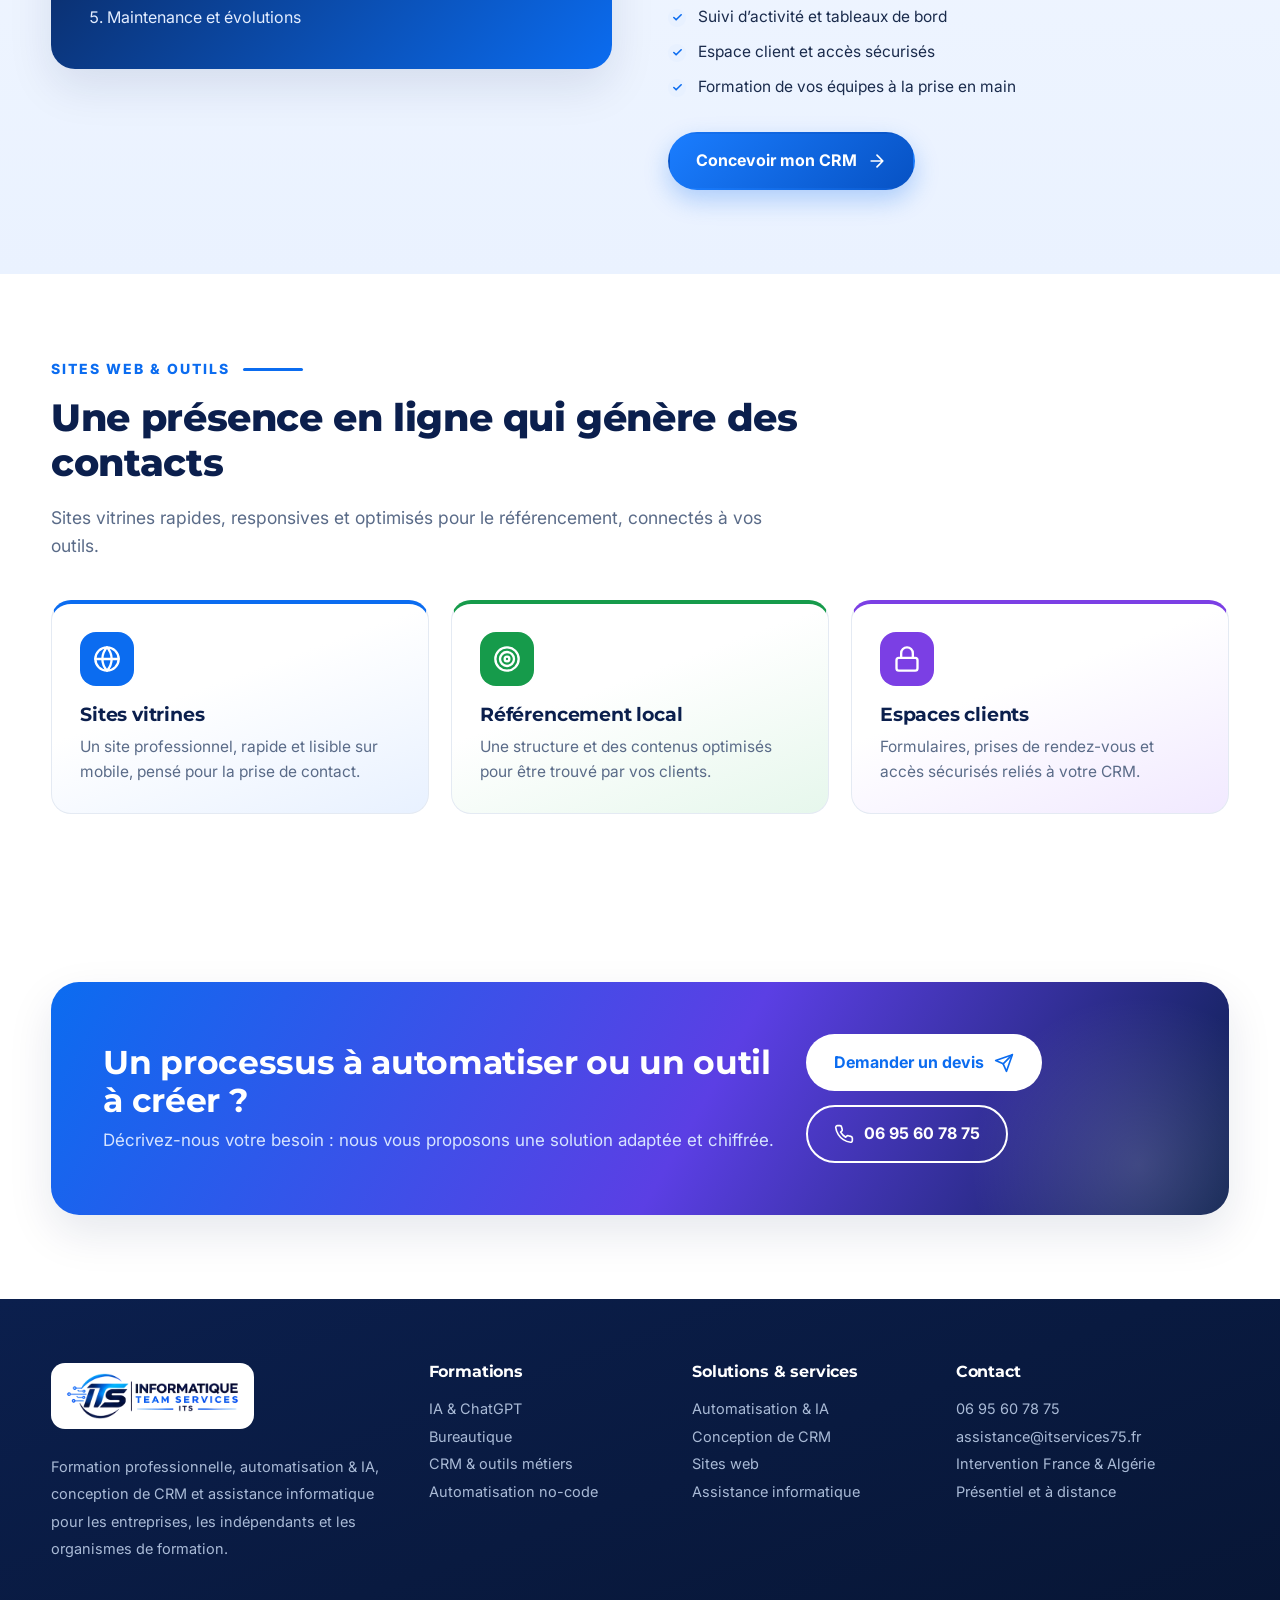
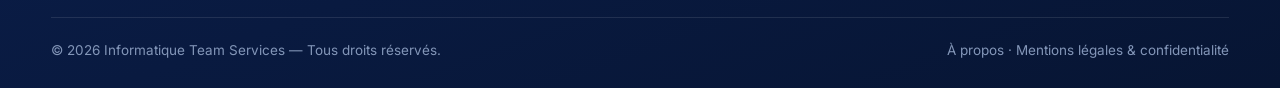
<file: site/solutions.html>
<!doctype html>
<html lang="fr">
<head>
<meta charset="utf-8">
<meta name="viewport" content="width=device-width,initial-scale=1">
<title>Automatisation & IA, conception de CRM et sites web | ITS</title>
<meta name="description" content="Automatisation de processus avec n8n, Make et l’IA, agents IA, conception de CRM sur mesure (clients, devis, facturation) et sites web professionnels.">
<link rel="canonical" href="__SITE_URL__/solutions.html">
<meta name="theme-color" content="#0b6cf0">
<link rel="icon" type="image/png" href="favicon.png">
<link rel="apple-touch-icon" href="apple-touch-icon.png">
<meta property="og:type" content="website"><meta property="og:locale" content="fr_FR">
<meta property="og:site_name" content="Informatique Team Services">
<meta property="og:title" content="Automatisation & IA, conception de CRM et sites web | ITS"><meta property="og:description" content="Automatisation de processus avec n8n, Make et l’IA, agents IA, conception de CRM sur mesure (clients, devis, facturation) et sites web professionnels.">
<meta property="og:url" content="__SITE_URL__/solutions.html">
<meta property="og:image" content="__SITE_URL__/hero-its.jpg"><meta name="twitter:card" content="summary_large_image">
<link rel="preconnect" href="https://fonts.googleapis.com"><link rel="preconnect" href="https://fonts.gstatic.com" crossorigin>
<link href="https://fonts.googleapis.com/css2?family=Inter:wght@400;500;600;700&family=Montserrat:wght@700;800&display=swap" rel="stylesheet">
<link rel="stylesheet" href="assets/style.css?v=4">

</head>
<body>
<svg width="0" height="0" style="position:absolute" aria-hidden="true"><defs><symbol id="i-cap" viewBox="0 0 24 24"><path d="M22 10 12 5 2 10l10 5 10-5z"/><path d="M6 12v5c3 3 9 3 12 0v-5"/><path d="M22 10v6"/></symbol><symbol id="i-nodes" viewBox="0 0 24 24"><circle cx="6" cy="18" r="3"/><circle cx="18" cy="18" r="3"/><circle cx="12" cy="5" r="3"/><path d="M10.5 7.6 7.5 15.4M13.5 7.6l3 7.8M9 18h6"/></symbol><symbol id="i-layers" viewBox="0 0 24 24"><path d="m12 2 10 5-10 5L2 7z"/><path d="m2 12 10 5 10-5"/><path d="m2 17 10 5 10-5"/></symbol><symbol id="i-headset" viewBox="0 0 24 24"><path d="M3 14v-2a9 9 0 0 1 18 0v2"/><rect x="2" y="14" width="5" height="7" rx="2"/><rect x="17" y="14" width="5" height="7" rx="2"/><path d="M19 21a4 4 0 0 1-4 2h-2"/></symbol><symbol id="i-users" viewBox="0 0 24 24"><path d="M17 21v-2a4 4 0 0 0-4-4H5a4 4 0 0 0-4 4v2"/><circle cx="9" cy="7" r="4"/><path d="M23 21v-2a4 4 0 0 0-3-3.9M16 3.1a4 4 0 0 1 0 7.8"/></symbol><symbol id="i-building" viewBox="0 0 24 24"><rect x="4" y="2" width="16" height="20" rx="2"/><path d="M9 22v-4h6v4M8 6h.01M12 6h.01M16 6h.01M8 10h.01M12 10h.01M16 10h.01M8 14h.01M12 14h.01M16 14h.01"/></symbol><symbol id="i-laptop" viewBox="0 0 24 24"><rect x="4" y="4" width="16" height="11" rx="2"/><path d="M2 19h20"/></symbol><symbol id="i-play" viewBox="0 0 24 24"><rect x="2" y="4" width="20" height="13" rx="2"/><path d="m10 8 5 2.5-5 2.5z"/><path d="M8 21h8M12 17v4"/></symbol><symbol id="i-shield" viewBox="0 0 24 24"><path d="M12 22s8-4 8-10V5l-8-3-8 3v7c0 6 8 10 8 10z"/><path d="m9 12 2 2 4-4"/></symbol><symbol id="i-arrow" viewBox="0 0 24 24"><path d="M5 12h14M12 5l7 7-7 7"/></symbol><symbol id="i-send" viewBox="0 0 24 24"><path d="m22 2-7 20-4-9-9-4z"/><path d="M22 2 11 13"/></symbol><symbol id="i-gear" viewBox="0 0 24 24"><circle cx="12" cy="12" r="3"/><path d="M19.4 15a1.7 1.7 0 0 0 .3 1.8l.1.1a2 2 0 1 1-2.8 2.8l-.1-.1a1.7 1.7 0 0 0-1.8-.3 1.7 1.7 0 0 0-1 1.5V21a2 2 0 1 1-4 0v-.1a1.7 1.7 0 0 0-1.1-1.5 1.7 1.7 0 0 0-1.8.3l-.1.1a2 2 0 1 1-2.8-2.8l.1-.1a1.7 1.7 0 0 0 .3-1.8 1.7 1.7 0 0 0-1.5-1H3a2 2 0 1 1 0-4h.1a1.7 1.7 0 0 0 1.5-1.1 1.7 1.7 0 0 0-.3-1.8l-.1-.1a2 2 0 1 1 2.8-2.8l.1.1a1.7 1.7 0 0 0 1.8.3H9a1.7 1.7 0 0 0 1-1.5V3a2 2 0 1 1 4 0v.1a1.7 1.7 0 0 0 1 1.5 1.7 1.7 0 0 0 1.8-.3l.1-.1a2 2 0 1 1 2.8 2.8l-.1.1a1.7 1.7 0 0 0-.3 1.8V9a1.7 1.7 0 0 0 1.5 1H21a2 2 0 1 1 0 4h-.1a1.7 1.7 0 0 0-1.5 1z"/></symbol><symbol id="i-chev" viewBox="0 0 24 24"><path d="m6 9 6 6 6-6"/></symbol><symbol id="i-menu" viewBox="0 0 24 24"><path d="M4 6h16M4 12h16M4 18h16"/></symbol><symbol id="i-x" viewBox="0 0 24 24"><path d="M18 6 6 18M6 6l12 12"/></symbol><symbol id="i-phone" viewBox="0 0 24 24"><path d="M22 16.9v3a2 2 0 0 1-2.2 2 19.8 19.8 0 0 1-8.6-3.1 19.5 19.5 0 0 1-6-6A19.8 19.8 0 0 1 2.1 4.2 2 2 0 0 1 4.1 2h3a2 2 0 0 1 2 1.7c.1.9.4 1.8.7 2.7a2 2 0 0 1-.5 2.1L8 9.8a16 16 0 0 0 6 6l1.3-1.3a2 2 0 0 1 2.1-.4c.9.3 1.8.6 2.7.7a2 2 0 0 1 1.7 2z"/></symbol><symbol id="i-mail" viewBox="0 0 24 24"><rect x="2" y="4" width="20" height="16" rx="2"/><path d="m22 7-10 6L2 7"/></symbol><symbol id="i-pin" viewBox="0 0 24 24"><path d="M20 10c0 6-8 12-8 12s-8-6-8-12a8 8 0 0 1 16 0z"/><circle cx="12" cy="10" r="3"/></symbol><symbol id="i-clock" viewBox="0 0 24 24"><circle cx="12" cy="12" r="10"/><path d="M12 6v6l4 2"/></symbol><symbol id="i-bot" viewBox="0 0 24 24"><rect x="3" y="8" width="18" height="12" rx="3"/><path d="M12 8V4M8 4h8M9 14h.01M15 14h.01"/></symbol><symbol id="i-zap" viewBox="0 0 24 24"><path d="M13 2 3 14h9l-1 8 10-12h-9l1-8z"/></symbol><symbol id="i-globe" viewBox="0 0 24 24"><circle cx="12" cy="12" r="10"/><path d="M2 12h20M12 2a15.3 15.3 0 0 1 4 10 15.3 15.3 0 0 1-4 10 15.3 15.3 0 0 1-4-10 15.3 15.3 0 0 1 4-10z"/></symbol><symbol id="i-wrench" viewBox="0 0 24 24"><path d="M14.7 6.3a1 1 0 0 0 0 1.4l1.6 1.6a1 1 0 0 0 1.4 0l3.8-3.8a6 6 0 0 1-7.9 7.9l-6.9 6.9a2.1 2.1 0 0 1-3-3l6.9-6.9a6 6 0 0 1 7.9-7.9z"/></symbol><symbol id="i-download" viewBox="0 0 24 24"><path d="M21 15v4a2 2 0 0 1-2 2H5a2 2 0 0 1-2-2v-4M7 10l5 5 5-5M12 15V3"/></symbol><symbol id="i-wifi" viewBox="0 0 24 24"><path d="M5 12.6a10 10 0 0 1 14 0M1.4 9a15 15 0 0 1 21.2 0M8.5 16.1a5 5 0 0 1 7 0M12 20h.01"/></symbol><symbol id="i-chart" viewBox="0 0 24 24"><path d="M3 3v18h18"/><path d="m7 15 4-4 3 3 5-6"/></symbol><symbol id="i-doc" viewBox="0 0 24 24"><path d="M14 2H6a2 2 0 0 0-2 2v16a2 2 0 0 0 2 2h12a2 2 0 0 0 2-2V8z"/><path d="M14 2v6h6M8 13h8M8 17h5"/></symbol><symbol id="i-target" viewBox="0 0 24 24"><circle cx="12" cy="12" r="10"/><circle cx="12" cy="12" r="6"/><circle cx="12" cy="12" r="2"/></symbol><symbol id="i-spark" viewBox="0 0 24 24"><path d="M12 3l1.9 5.8L20 11l-6.1 2.2L12 19l-1.9-5.8L4 11l6.1-2.2z"/></symbol><symbol id="i-handshake" viewBox="0 0 24 24"><path d="m11 17 2 2a1 1 0 1 0 3-3"/><path d="m14 14 2.5 2.5a1 1 0 1 0 3-3l-3.9-3.9a3 3 0 0 0-4.2 0l-.9.9a1 1 0 1 1-3-3l2.8-2.8a5.8 5.8 0 0 1 7.1-.9l.5.3a2 2 0 0 0 1.4.3L22 4"/><path d="m21 3 1 11h-2M3 3 2 14l6.5 6.5a1 1 0 1 0 3-3M3 4h8"/></symbol><symbol id="i-lock" viewBox="0 0 24 24"><rect x="3" y="11" width="18" height="11" rx="2"/><path d="M7 11V7a5 5 0 0 1 10 0v4"/></symbol><symbol id="i-monitor" viewBox="0 0 24 24"><rect x="2" y="3" width="20" height="14" rx="2"/><path d="M8 21h8M12 17v4"/></symbol></defs></svg>
<a class="skip" href="#main">Aller au contenu</a>
<header class="site">
 <div class="container hdr">
  <a class="brand" href="index.html" aria-label="Informatique Team Services — accueil"><img src="logo-its.png" alt="Informatique Team Services — ITS" width="236" height="62"></a>
  <nav class="main" aria-label="Navigation principale"><a href="index.html">Accueil</a><a href="formations.html">Formations</a><div class="dd"><button class="active" aria-expanded="false" aria-haspopup="true">Solutions <svg class="ic" aria-hidden="true"><use href="#i-chev"/></svg></button><div class="dd-menu"><a href="solutions.html#automatisation"><svg class="ic" aria-hidden="true"><use href="#i-nodes"/></svg><span><strong>Automatisation & IA</strong><small>Workflows, agents IA, chatbots</small></span></a><a href="solutions.html#crm"><svg class="ic" aria-hidden="true"><use href="#i-layers"/></svg><span><strong>Conception de CRM</strong><small>Clients, devis, facturation, suivi</small></span></a><a href="solutions.html#web"><svg class="ic" aria-hidden="true"><use href="#i-globe"/></svg><span><strong>Sites web & outils</strong><small>Sites vitrines, espaces clients</small></span></a></div></div><a href="services.html">Services</a><a href="a-propos.html">À propos</a><a href="contact.html">Contact</a></nav>
  <a class="btn btn-blue" href="contact.html">Demander un devis <svg class="ic" aria-hidden="true"><use href="#i-send"/></svg></a>
  <button class="burger" aria-label="Ouvrir le menu" aria-expanded="false" aria-controls="drawer"><svg class="ic" aria-hidden="true"><use href="#i-menu"/></svg></button>
 </div>
 <div class="drawer" id="drawer"><a href="index.html">Accueil</a><a href="formations.html">Formations</a><a href="solutions.html">Solutions</a><a class="sub" href="solutions.html#automatisation">Automatisation & IA</a><a class="sub" href="solutions.html#crm">Conception de CRM</a><a class="sub" href="solutions.html#web">Sites web & outils</a><a href="services.html">Services</a><a href="a-propos.html">À propos</a><a href="contact.html">Contact</a><a class="btn btn-blue" href="contact.html">Demander un devis <svg class="ic" aria-hidden="true"><use href="#i-send"/></svg></a></div>
</header>
<main id="main">
<section class="page-hero"><div class="container">
 <div class="crumbs"><a href="index.html">Accueil</a> › Solutions</div>
 <div class="eyebrow">Nos solutions</div><h1>Automatisation, IA et CRM sur mesure</h1><p>Des outils pensés pour votre activité : moins de tâches répétitives, des données centralisées et des processus qui tournent tout seuls.</p>
</div></section>
<section class="section" id="automatisation"><div class="container split">
 <div>
  <div class="eyebrow">Automatisation & IA</div>
  <h2 style="font-size:clamp(28px,3vw,38px)">Gagnez du temps avec des workflows intelligents</h2>
  <p class="lead">Nous connectons vos outils (emails, tableurs, CRM, sites web, API) et intégrons l’intelligence artificielle là où elle apporte un vrai gain.</p>
  <ul class="checks"><li>Workflows automatisés avec n8n, Make et API</li><li>Agents IA : tri des emails, réponses, extraction de documents</li><li>Chatbots pour votre site web et vos clients</li><li>Relances, notifications et rapports automatiques</li><li>Vous gardez toujours la validation finale</li></ul>
  <div class="actions"><a class="btn btn-blue" href="contact.html?besoin=Automatisation%20%26%20IA">Automatiser un processus <svg class="ic" aria-hidden="true"><use href="#i-arrow"/></svg></a></div>
 </div>
 <div class="grid2">
  <div class="card t-violet"><div class="badge"><svg class="ic" aria-hidden="true"><use href="#i-bot"/></svg></div><h3>Agents IA</h3><p>Des assistants qui traitent emails, demandes et documents.</p></div>
  <div class="card t-violet"><div class="badge"><svg class="ic" aria-hidden="true"><use href="#i-zap"/></svg></div><h3>Workflows</h3><p>Vos outils se parlent et les tâches s’enchaînent seules.</p></div>
  <div class="card t-violet"><div class="badge"><svg class="ic" aria-hidden="true"><use href="#i-mail"/></svg></div><h3>Emails & relances</h3><p>Réponses préparées, relances et suivis automatiques.</p></div>
  <div class="card t-violet"><div class="badge"><svg class="ic" aria-hidden="true"><use href="#i-chart"/></svg></div><h3>Rapports</h3><p>Tableaux de bord générés et envoyés automatiquement.</p></div>
 </div>
</div></section>
<section class="section alt" id="crm"><div class="container split rev">
 <div>
  <div class="eyebrow">Conception de CRM</div>
  <h2 style="font-size:clamp(28px,3vw,38px)">Un CRM qui colle à votre façon de travailler</h2>
  <p class="lead">Nous concevons des outils de gestion sur mesure : vos clients, vos devis, vos factures et votre activité réunis au même endroit, accessibles partout.</p>
  <ul class="checks"><li>Gestion des clients et des prospects</li><li>Devis, commandes et facturation</li><li>Suivi d’activité et tableaux de bord</li><li>Espace client et accès sécurisés</li><li>Formation de vos équipes à la prise en main</li></ul>
  <div class="actions"><a class="btn btn-blue" href="contact.html?besoin=Conception%20de%20CRM">Concevoir mon CRM <svg class="ic" aria-hidden="true"><use href="#i-arrow"/></svg></a></div>
 </div>
 <div class="panel"><h3>Comment nous travaillons</h3>
  <ol style="padding-left:20px;margin:14px 0 0;color:#e3edff;line-height:2">
   <li>Analyse de vos processus et de vos besoins</li><li>Maquette et validation avec vous</li><li>Développement et import de vos données</li><li>Formation des utilisateurs</li><li>Maintenance et évolutions</li></ol></div>
</div></section>
<section class="section" id="web"><div class="container">
 <div class="head"><div class="eyebrow">Sites web & outils</div><h2>Une présence en ligne qui génère des contacts</h2><p>Sites vitrines rapides, responsives et optimisés pour le référencement, connectés à vos outils.</p></div>
 <div class="grid3">
  <div class="card t-blue"><div class="badge"><svg class="ic" aria-hidden="true"><use href="#i-globe"/></svg></div><h3>Sites vitrines</h3><p>Un site professionnel, rapide et lisible sur mobile, pensé pour la prise de contact.</p></div>
  <div class="card t-green"><div class="badge"><svg class="ic" aria-hidden="true"><use href="#i-target"/></svg></div><h3>Référencement local</h3><p>Une structure et des contenus optimisés pour être trouvé par vos clients.</p></div>
  <div class="card t-violet"><div class="badge"><svg class="ic" aria-hidden="true"><use href="#i-lock"/></svg></div><h3>Espaces clients</h3><p>Formulaires, prises de rendez-vous et accès sécurisés reliés à votre CRM.</p></div>
 </div>
</div></section>
<section class="section"><div class="container"><div class="cta">
 <div><h2>Un processus à automatiser ou un outil à créer ?</h2><p>Décrivez-nous votre besoin : nous vous proposons une solution adaptée et chiffrée.</p></div>
 <div class="actions"><a class="btn btn-white" href="contact.html?besoin=Automatisation%20%26%20IA">Demander un devis <svg class="ic" aria-hidden="true"><use href="#i-send"/></svg></a><a class="btn btn-line" style="background:transparent;color:#fff;border-color:#fff" href="tel:+33695607875"><svg class="ic" aria-hidden="true"><use href="#i-phone"/></svg>06 95 60 78 75</a></div>
</div></div></section>
</main>
<footer class="site">
 <div class="container">
  <div class="fgrid4">
   <div><span class="flogo"><img src="logo-its.png" alt="Informatique Team Services" width="175" height="46" loading="lazy"></span>
    <p>Formation professionnelle, automatisation & IA, conception de CRM et assistance informatique pour les entreprises, les indépendants et les organismes de formation.</p></div>
   <div><h4>Formations</h4><ul>
    <li><a href="formations.html#ia">IA & ChatGPT</a></li><li><a href="formations.html#bureautique">Bureautique</a></li>
    <li><a href="formations.html#crm">CRM & outils métiers</a></li><li><a href="formations.html#automatisation">Automatisation no-code</a></li></ul></div>
   <div><h4>Solutions & services</h4><ul>
    <li><a href="solutions.html#automatisation">Automatisation & IA</a></li><li><a href="solutions.html#crm">Conception de CRM</a></li>
    <li><a href="solutions.html#web">Sites web</a></li><li><a href="services.html">Assistance informatique</a></li></ul></div>
   <div><h4>Contact</h4><p><a href="tel:+33695607875">06 95 60 78 75</a><br><a href="mailto:assistance@itservices75.fr">assistance@itservices75.fr</a><br>Intervention France & Algérie<br>Présentiel et à distance</p></div>
  </div>
  <div class="copy"><span>© <span id="y">2026</span> Informatique Team Services — Tous droits réservés.</span><span><a href="a-propos.html">À propos</a> · <a href="mentions-legales.html">Mentions légales & confidentialité</a></span></div>
 </div>
</footer>
<div class="mbar"><a class="btn btn-line" href="tel:+33695607875"><svg class="ic" aria-hidden="true"><use href="#i-phone"/></svg>Appeler</a><a class="btn btn-blue" href="contact.html">Demander un devis</a></div>
<script src="assets/main.js?v=4" defer></script>
</body>
</html>
</file>
<file: site/assets/style.css>
/* Informatique Team Services — feuille de style commune */
:root{
  --blue:#0b6cf0;--blue-d:#0752c4;--blue-l:#e8f1ff;
  --navy:#0b1f4d;--text:#1a2b4c;--muted:#5a6b88;--line:#e4eaf3;--bg:#f5f8fd;
  --violet:#7b3fe4;--violet-l:#f3edff;--green:#169b4b;--green-l:#e9f8ef;--orange:#f08a12;--orange-l:#fff3e4;
  --shadow:0 18px 45px rgba(11,31,77,.10);--shadow-s:0 6px 18px rgba(11,31,77,.06);--r:20px;
}
*{box-sizing:border-box}
html{scroll-behavior:smooth;scroll-padding-top:96px}
body{margin:0;font-family:Inter,system-ui,-apple-system,"Segoe UI",Arial,sans-serif;color:var(--text);background:#fff;line-height:1.6;-webkit-font-smoothing:antialiased}
img{max-width:100%;height:auto;display:block}
a{color:inherit;text-decoration:none}
h1,h2,h3,h4{font-family:Montserrat,Inter,sans-serif;color:var(--navy);line-height:1.15;margin:0 0 .5em;letter-spacing:-.01em}
p{margin:0 0 1em}
:focus-visible{outline:3px solid var(--blue);outline-offset:3px;border-radius:6px}
.container{width:min(1240px,92%);margin:auto}
.skip{position:absolute;left:-999px;top:8px;background:var(--navy);color:#fff;padding:10px 16px;border-radius:8px;z-index:200}
.skip:focus{left:8px}
.ic{width:24px;height:24px;stroke:currentColor;fill:none;stroke-width:2;stroke-linecap:round;stroke-linejoin:round;flex:none}
.blue{color:var(--blue)}

/* En-tête */
header.site{position:sticky;top:0;z-index:100;background:rgba(255,255,255,.96);backdrop-filter:blur(12px);border-bottom:1px solid #eef2f8}
.hdr{height:92px;display:flex;align-items:center;gap:28px}
.brand img{height:62px;width:auto}
nav.main{display:flex;align-items:center;gap:6px;margin-left:auto;font-weight:600;font-size:16px}
nav.main>a,nav.main .dd>button{padding:10px 14px;border-radius:10px;color:var(--navy);background:none;border:0;font:inherit;cursor:pointer;display:flex;align-items:center;gap:6px;position:relative}
nav.main>a:hover,nav.main .dd>button:hover{color:var(--blue)}
nav.main a.active,nav.main .dd>button.active{color:var(--blue)}
nav.main>a.active:after{content:"";position:absolute;left:14px;right:14px;bottom:2px;height:3px;border-radius:3px;background:var(--blue)}
.dd{position:relative}
.dd .ic{width:16px;height:16px;transition:.2s}
.dd-menu{position:absolute;top:calc(100% + 8px);left:0;min-width:290px;background:#fff;border:1px solid var(--line);border-radius:16px;box-shadow:var(--shadow);padding:10px;display:none}
.dd.open .dd-menu,.dd:focus-within .dd-menu{display:block}
.dd.open>button .ic{transform:rotate(180deg)}
.dd-menu a{display:flex;gap:12px;align-items:flex-start;padding:12px;border-radius:12px}
.dd-menu a:hover{background:var(--bg)}
.dd-menu strong{display:block;color:var(--navy);font-size:15px}
.dd-menu small{color:var(--muted);font-weight:500;font-size:13px}
.dd-menu .ic{color:var(--blue);width:22px;height:22px;margin-top:2px}
.btn{display:inline-flex;align-items:center;justify-content:center;gap:10px;padding:14px 26px;border-radius:999px;font-weight:700;font-size:16px;border:2px solid transparent;cursor:pointer;transition:.18s;font-family:inherit;white-space:nowrap}
.btn .ic{width:20px;height:20px}
.btn-blue{background:var(--blue);color:#fff;box-shadow:0 10px 24px rgba(11,108,240,.28)}
.btn-blue:hover{background:var(--blue-d);transform:translateY(-1px)}
.btn-line{background:#fff;color:var(--navy);border-color:var(--navy)}
.btn-line:hover{border-color:var(--blue);color:var(--blue)}
.btn-white{background:#fff;color:var(--blue)}
.btn-white:hover{transform:translateY(-1px)}
.hdr .btn{padding:12px 22px;font-size:15px}
.burger{display:none;margin-left:auto;background:none;border:0;padding:8px;color:var(--navy);cursor:pointer}
.burger .ic{width:30px;height:30px}
.drawer{display:none}

/* Héros */
.hero{position:relative;overflow:hidden;background:linear-gradient(180deg,#f7faff 0%,#fff 100%)}
.hero-grid{display:grid;grid-template-columns:1.25fr 1fr;gap:36px;align-items:center;padding:48px 0 40px}
.eyebrow{display:flex;align-items:center;gap:14px;font-weight:800;letter-spacing:.14em;text-transform:uppercase;color:var(--blue);font-size:14px;margin-bottom:16px}
.eyebrow:after{content:"";width:60px;height:3px;background:var(--blue);border-radius:3px}
.hero h1{font-size:clamp(32px,3.4vw,48px);font-weight:800;margin-bottom:22px}
.hero h1:after{content:"";display:block;width:72px;height:4px;background:var(--blue);border-radius:4px;margin-top:22px}
.lead{font-size:18px;color:#34466a;max-width:620px}
.actions{display:flex;flex-wrap:wrap;gap:14px;margin-top:28px}
.hero-img{position:relative}
.hero-img img{width:100%;height:auto;border-radius:28px;box-shadow:var(--shadow);aspect-ratio:882/490;object-fit:cover}
.hero-img:before{content:"";position:absolute;inset:-30px -40px -30px 20px;background:radial-gradient(circle at 60% 40%,rgba(11,108,240,.14),transparent 65%);z-index:-1}

/* Page intérieure */
.page-hero{background:linear-gradient(135deg,#0b1f4d 0%,#0b4fb3 100%);color:#fff;padding:64px 0 56px;position:relative;overflow:hidden}
.page-hero:after{content:"";position:absolute;right:-120px;top:-120px;width:420px;height:420px;border-radius:50%;background:radial-gradient(circle,rgba(255,255,255,.14),transparent 70%)}
.page-hero h1{color:#fff;font-size:clamp(32px,3.8vw,48px);max-width:820px}
.page-hero p{color:#d6e4ff;font-size:18px;max-width:760px;margin:0}
.page-hero .eyebrow{color:#9cc3ff}.page-hero .eyebrow:after{background:#9cc3ff}
.crumbs{font-size:14px;color:#a9c3ef;margin-bottom:14px}
.crumbs a:hover{color:#fff}

/* Cartes services colorées */
.services4{display:grid;grid-template-columns:repeat(4,1fr);gap:20px;padding:10px 0 34px}
.svc{border-radius:var(--r);padding:26px 26px 22px;position:relative;transition:.2s;display:flex;flex-direction:column;border:1px solid transparent}
.svc:hover{transform:translateY(-4px);box-shadow:var(--shadow)}
.svc .top{display:flex;gap:16px;align-items:center;margin-bottom:12px}
.svc .top .ic{width:44px;height:44px;stroke-width:1.8}
.svc h3{font-size:21px;margin:0}
.svc p{color:#2c3d5f;font-size:16px;margin:0 46px 0 0;flex:1}
.svc .go{position:absolute;right:20px;bottom:18px;width:42px;height:42px;border-radius:50%;background:#fff;display:grid;place-items:center;box-shadow:var(--shadow-s)}
.svc .go .ic{width:20px;height:20px}
.c-blue{background:linear-gradient(135deg,#eef5ff,#e3eeff);border-color:#d6e5ff}.c-blue .ic{color:var(--blue)}
.c-violet{background:linear-gradient(135deg,#f6f1ff,#efe7ff);border-color:#e6dbff}.c-violet .ic{color:var(--violet)}
.c-green{background:linear-gradient(135deg,#eefaf2,#e4f6ea);border-color:#d3efdd}.c-green .ic{color:var(--green)}
.c-orange{background:linear-gradient(135deg,#fff7ee,#fff0de);border-color:#ffe3c2}.c-orange .ic{color:var(--orange)}

/* Bandeau atouts */
.perks{display:grid;grid-template-columns:repeat(6,1fr);padding:14px 0 54px}
.perk{text-align:center;padding:8px 10px;border-right:1px solid var(--line);font-weight:700;color:var(--navy);font-size:17px;line-height:1.3}
.perk:last-child{border:0}
.perk .ic{display:block;width:46px;height:46px;color:var(--blue);stroke-width:1.6;margin:0 auto 10px}
.perk span{display:block;font-weight:500;color:#33476d}
.flags{display:flex;gap:8px;justify-content:center;margin-bottom:10px}
.flags svg{width:40px;height:40px;border-radius:50%;box-shadow:0 2px 6px rgba(0,0,0,.15)}

/* Sections */
.section{padding:84px 0}
.section.alt{background:var(--bg)}
.head{max-width:760px;margin-bottom:40px}
.head.center{margin-inline:auto;text-align:center}
.head.center .eyebrow{justify-content:center}
.head.center .eyebrow:before{content:"";width:60px;height:3px;background:var(--blue);border-radius:3px}
.head h2{font-size:clamp(28px,3vw,40px);font-weight:800}
.head p{color:var(--muted);font-size:17.5px;margin:0}
.grid2{display:grid;grid-template-columns:1fr 1fr;gap:28px}
.grid3{display:grid;grid-template-columns:repeat(3,1fr);gap:22px}
.grid4{display:grid;grid-template-columns:repeat(4,1fr);gap:22px}
.card{background:#fff;border:1px solid var(--line);border-radius:var(--r);padding:28px;transition:.2s}
.card:hover{box-shadow:var(--shadow);transform:translateY(-3px)}
.card .badge{width:54px;height:54px;border-radius:16px;display:grid;place-items:center;margin-bottom:18px;background:var(--blue-l);color:var(--blue)}
.card .badge .ic{width:28px;height:28px}
.card h3{font-size:19px}
.card p{color:var(--muted);font-size:15.5px;margin:0}
.checks{list-style:none;padding:0;margin:14px 0 0}
.checks li{position:relative;padding:5px 0 5px 30px;font-size:15.5px}
.checks li:before{content:"";position:absolute;left:0;top:9px;width:18px;height:18px;border-radius:50%;background:var(--blue-l) url("data:image/svg+xml,%3Csvg xmlns='http://www.w3.org/2000/svg' viewBox='0 0 24 24' fill='none' stroke='%230b6cf0' stroke-width='3.5' stroke-linecap='round' stroke-linejoin='round'%3E%3Cpath d='M20 6 9 17l-5-5'/%3E%3C/svg%3E") center/11px no-repeat}
.split{display:grid;grid-template-columns:1fr 1fr;gap:56px;align-items:center}
.split.rev>:first-child{order:2}
.feature-img{border-radius:24px;box-shadow:var(--shadow);overflow:hidden}
.panel{border-radius:24px;padding:36px;color:#fff;background:linear-gradient(135deg,#0b1f4d,#0b6cf0);box-shadow:var(--shadow)}
.panel h3{color:#fff}
.panel .checks li:before{background-color:rgba(255,255,255,.18);background-image:url("data:image/svg+xml,%3Csvg xmlns='http://www.w3.org/2000/svg' viewBox='0 0 24 24' fill='none' stroke='white' stroke-width='3.5' stroke-linecap='round' stroke-linejoin='round'%3E%3Cpath d='M20 6 9 17l-5-5'/%3E%3C/svg%3E")}
.tag{display:inline-block;font-size:12.5px;font-weight:700;color:var(--blue);background:var(--blue-l);padding:4px 12px;border-radius:99px;margin:0 6px 6px 0}

/* Étapes */
.steps{display:grid;grid-template-columns:repeat(4,1fr);gap:22px;counter-reset:s}
.step{background:#fff;border:1px solid var(--line);border-radius:var(--r);padding:28px 24px;position:relative}
.step:before{counter-increment:s;content:counter(s);width:42px;height:42px;border-radius:50%;background:var(--blue);color:#fff;font-weight:800;display:grid;place-items:center;margin-bottom:16px;font-family:Montserrat,sans-serif}
.step h3{font-size:18px}
.step p{color:var(--muted);font-size:15px;margin:0}

/* Catalogue formations */
.course{background:#fff;border:1px solid var(--line);border-radius:var(--r);padding:30px;display:grid;grid-template-columns:64px 1fr;gap:22px;transition:.2s}
.course:hover{box-shadow:var(--shadow)}
.course .badge{width:64px;height:64px;border-radius:18px;display:grid;place-items:center}
.course .badge .ic{width:32px;height:32px}
.course h3{font-size:21px;margin-bottom:6px}
.course .meta{display:flex;flex-wrap:wrap;gap:6px;margin:10px 0 4px}
.course p{color:var(--muted);margin:0}
.cols2{columns:2;column-gap:28px}

/* Chiffres / bandeau CTA */
.cta{background:linear-gradient(135deg,#0b6cf0,#0b1f4d);color:#fff;border-radius:28px;padding:52px;display:flex;align-items:center;justify-content:space-between;gap:30px;box-shadow:var(--shadow);position:relative;overflow:hidden}
.cta:after{content:"";position:absolute;right:-80px;bottom:-120px;width:340px;height:340px;border-radius:50%;background:radial-gradient(circle,rgba(255,255,255,.16),transparent 70%)}
.cta h2{color:#fff;font-size:clamp(26px,2.6vw,34px);margin-bottom:8px}
.cta p{color:#d6e4ff;margin:0;font-size:17px}
.cta .actions{margin:0;position:relative;z-index:1}

/* FAQ */
.faq{max-width:880px;margin:auto}
.faq details{background:#fff;border:1px solid var(--line);border-radius:16px;margin-bottom:12px;padding:0 24px}
.faq summary{cursor:pointer;list-style:none;padding:20px 0;font-weight:700;font-size:16.5px;color:var(--navy);display:flex;justify-content:space-between;gap:16px;align-items:center}
.faq summary::-webkit-details-marker{display:none}
.faq summary:after{content:"+";font-size:26px;color:var(--blue);line-height:1}
.faq details[open] summary:after{content:"−"}
.faq details p{color:var(--muted);margin:0 0 20px}

/* Contact */
.contact-grid{display:grid;grid-template-columns:.85fr 1.15fr;gap:28px;align-items:start}
.info{background:var(--navy);color:#fff;border-radius:24px;padding:36px}
.info h2{color:#fff;font-size:28px}
.info p{color:#c7d6f2}
.ci{display:flex;gap:14px;align-items:center;margin:18px 0;font-weight:600}
.ci .b{width:46px;height:46px;border-radius:14px;background:rgba(255,255,255,.1);display:grid;place-items:center;flex:none}
.ci .b .ic{width:22px;height:22px;color:#8ab8ff}
.ci small{display:block;color:#9fb3d6;font-weight:500;font-size:13px}
.ci a:hover{color:#8ab8ff}
form.devis{background:#fff;border:1px solid var(--line);border-radius:24px;padding:34px;box-shadow:var(--shadow-s)}
.fgrid{display:grid;grid-template-columns:1fr 1fr;gap:16px}
.field{display:flex;flex-direction:column;gap:7px}
.field.full{grid-column:1/-1}
label{font-size:14px;font-weight:700;color:var(--navy)}
.req{color:var(--blue)}
input,select,textarea{font:inherit;font-size:15px;padding:13px 14px;border:1.5px solid #d5deeb;border-radius:12px;background:#fafcff;color:var(--text);width:100%}
input:focus,select:focus,textarea:focus{outline:none;border-color:var(--blue);background:#fff;box-shadow:0 0 0 4px rgba(11,108,240,.12)}
textarea{min-height:130px;resize:vertical}
.seg{display:flex;gap:10px;flex-wrap:wrap}
.seg label{flex:1;min-width:150px;display:flex;align-items:center;gap:9px;border:1.5px solid #d5deeb;border-radius:12px;padding:12px 14px;cursor:pointer;background:#fafcff;font-weight:600}
.seg input{width:auto;accent-color:var(--blue)}
.seg label:has(input:checked){border-color:var(--blue);background:var(--blue-l)}
.consent{display:flex;gap:10px;align-items:flex-start;font-size:13.5px;color:var(--muted);font-weight:500}
.consent input{width:auto;margin-top:3px;accent-color:var(--blue)}
.consent a{text-decoration:underline}
.hp{position:absolute;left:-9999px}
.form-foot{display:flex;align-items:center;justify-content:space-between;gap:16px;margin-top:22px;flex-wrap:wrap}
.form-foot small{color:var(--muted)}

/* Pied de page */
footer.site{background:#081633;color:#c6d3ea;padding:64px 0 26px;margin-top:0}
.fgrid4{display:grid;grid-template-columns:1.5fr 1fr 1fr 1.2fr;gap:36px}
.flogo{background:#fff;border-radius:14px;padding:10px 14px;display:inline-block;margin-bottom:16px}
.flogo img{height:46px;width:auto}
footer.site h4{color:#fff;font-size:16px;margin-bottom:14px}
footer.site p,footer.site li{font-size:14.5px;line-height:1.9;color:#a9bad6}
footer.site ul{list-style:none;padding:0;margin:0}
footer.site a:hover{color:#8ab8ff}
.copy{border-top:1px solid rgba(255,255,255,.1);margin-top:40px;padding-top:22px;font-size:13.5px;color:#8396b8;display:flex;justify-content:space-between;gap:12px;flex-wrap:wrap}

.mbar{display:none}

@media(max-width:1180px){
  nav.main,.hdr>.btn{display:none}
  .burger{display:block}
  .drawer{position:fixed;inset:92px 0 auto 0;max-height:calc(100vh - 92px);overflow:auto;background:#fff;border-bottom:1px solid var(--line);box-shadow:var(--shadow);padding:8px 4% 22px;z-index:99}
  .drawer.open{display:block}
  .drawer a{display:block;padding:14px 4px;font-weight:700;font-size:17px;border-bottom:1px solid #f0f3f8;color:var(--navy)}
  .drawer a.sub{padding-left:22px;font-weight:600;font-size:15.5px;color:#3b4f78}
  .drawer .btn{margin-top:16px;width:100%;border-bottom:0;color:#fff}
  .hero-grid{grid-template-columns:1fr;padding:36px 0}
  .services4{grid-template-columns:1fr 1fr}
  .perks{grid-template-columns:repeat(3,1fr);row-gap:26px}.perk:nth-child(3){border:0}
  .grid4,.steps{grid-template-columns:1fr 1fr}
  .grid3{grid-template-columns:1fr 1fr}
  .split,.contact-grid{grid-template-columns:1fr;gap:32px}.split.rev>:first-child{order:0}
  .fgrid4{grid-template-columns:1fr 1fr}
  .cta{flex-direction:column;align-items:flex-start;padding:40px}
}
@media(max-width:680px){
  body{padding-bottom:70px}
  .hdr{height:76px}.brand img{height:48px}
  .drawer{inset:76px 0 auto 0}
  .lead{font-size:16.5px}
  .actions .btn{width:100%}
  .services4,.grid2,.grid3,.grid4,.steps,.fgrid,.fgrid4{grid-template-columns:1fr}
  .perks{grid-template-columns:1fr 1fr}.perk{border:0}
  .section{padding:60px 0}
  .course{grid-template-columns:1fr}
  .cols2{columns:1}
  .cta{padding:30px}
  form.devis,.info{padding:24px}
  .mbar{display:grid;grid-template-columns:1fr 1.4fr;gap:10px;position:fixed;left:0;right:0;bottom:0;z-index:120;background:#fff;padding:10px 4%;border-top:1px solid var(--line);box-shadow:0 -6px 20px rgba(11,31,77,.08)}
  .mbar .btn{padding:12px;font-size:15px}
}
@media(prefers-reduced-motion:reduce){*{transition:none!important;scroll-behavior:auto!important}}

.why{display:grid;grid-template-columns:1fr 1fr;gap:16px}
.why .card{padding:24px}
.why .card h3{font-size:17px;margin-bottom:6px}
@media(max-width:680px){.why{grid-template-columns:1fr}}

/* ===== Version colorée ===== */
body{background:#fff}
.btn-blue{background:linear-gradient(135deg,#1a7dff,#0752c4)}
.btn-blue:hover{background:linear-gradient(135deg,#0b6cf0,#063f99)}
header.site{box-shadow:0 2px 18px rgba(11,31,77,.06)}
.hero-xl{background:linear-gradient(120deg,#f3f8ff 0%,#e6f0ff 45%,#dbe9ff 100%);min-height:600px;display:flex;align-items:center}
.hero-xl .hero-grid{grid-template-columns:1fr;padding:64px 0 70px;position:relative;z-index:2}
.hero-xl .hero-txt{max-width:640px}
.hero-xl h1{font-size:clamp(34px,3.6vw,54px)}
.hero-bg{position:absolute;top:0;right:0;bottom:0;width:62%;z-index:1}
.hero-bg img{width:100%;height:100%;object-fit:cover;object-position:left center}
.hero-bg:after{content:"";position:absolute;inset:0;background:linear-gradient(90deg,#eaf2ff 0%,rgba(234,242,255,.85) 14%,rgba(234,242,255,0) 42%)}
.hero-xl:before{content:"";position:absolute;left:-160px;top:-160px;width:520px;height:520px;border-radius:50%;background:radial-gradient(circle,rgba(11,108,240,.16),transparent 70%);z-index:0}
.hero-mobile-img{display:none}
.services4{margin-top:-50px;position:relative;z-index:3}
.svc{box-shadow:0 14px 34px rgba(11,31,77,.08);background-color:#fff}
.c-blue{background:linear-gradient(135deg,#ffffff 0%,#e3eeff 100%);border-top:5px solid var(--blue)}
.c-violet{background:linear-gradient(135deg,#ffffff 0%,#efe6ff 100%);border-top:5px solid var(--violet)}
.c-green{background:linear-gradient(135deg,#ffffff 0%,#e2f6e9 100%);border-top:5px solid var(--green)}
.c-orange{background:linear-gradient(135deg,#ffffff 0%,#ffeed9 100%);border-top:5px solid var(--orange)}
.c-blue .go{color:var(--blue)}.c-violet .go{color:var(--violet)}.c-green .go{color:var(--green)}.c-orange .go{color:var(--orange)}
.perks{background:#fff;border-radius:24px;box-shadow:0 14px 40px rgba(11,31,77,.07);padding:30px 10px;margin-bottom:60px}
.perk:nth-child(2) .ic{color:var(--violet)}.perk:nth-child(3) .ic{color:var(--green)}.perk:nth-child(4) .ic{color:var(--orange)}.perk:nth-child(5) .ic{color:#0aa5b8}
.section.alt{background:linear-gradient(180deg,#f2f7ff 0%,#eaf2ff 100%)}
.card.t-blue{background:linear-gradient(160deg,#fff 40%,#e8f1ff);border-top:4px solid var(--blue)}.t-blue .badge{background:var(--blue);color:#fff}
.card.t-violet{background:linear-gradient(160deg,#fff 40%,#f1e9ff);border-top:4px solid var(--violet)}.t-violet .badge{background:var(--violet)!important;color:#fff!important}
.card.t-green{background:linear-gradient(160deg,#fff 40%,#e6f7ec);border-top:4px solid var(--green)}.t-green .badge{background:var(--green);color:#fff}
.card.t-orange{background:linear-gradient(160deg,#fff 40%,#fff0de);border-top:4px solid var(--orange)}.t-orange .badge{background:var(--orange)!important;color:#fff!important}
.t-violet .checks li:before{background-color:var(--violet-l)}.t-orange .checks li:before{background-color:var(--orange-l)}
.why .card:nth-child(1){border-top:4px solid var(--blue)}.why .card:nth-child(2){border-top:4px solid var(--violet)}.why .card:nth-child(3){border-top:4px solid var(--green)}.why .card:nth-child(4){border-top:4px solid var(--orange)}
.step:nth-child(1):before{background:var(--blue)}.step:nth-child(2):before{background:var(--violet)}.step:nth-child(3):before{background:var(--green)}.step:nth-child(4):before{background:var(--orange)}
.step{box-shadow:0 10px 28px rgba(11,31,77,.06)}
.page-hero{background:linear-gradient(90deg,rgba(7,27,82,.96) 0%,rgba(11,90,220,.88) 50%,rgba(11,108,240,.35) 100%),url(../hero-its-wide.jpg) right center/cover no-repeat;padding:86px 0 78px}
.course{border-top:4px solid var(--blue)}
.course:nth-child(2){border-top-color:var(--green)}.course:nth-child(3){border-top-color:var(--violet)}.course:nth-child(4){border-top-color:var(--orange)}.course:nth-child(6){border-top-color:var(--green)}
.course .badge.c-blue{background:var(--blue);border:0}.course .badge.c-green{background:var(--green);border:0}.course .badge.c-violet{background:var(--violet);border:0}.course .badge.c-orange{background:var(--orange);border:0}
.course .badge .ic{color:#fff!important}
.cta{background:linear-gradient(120deg,#0b6cf0 0%,#5b3fe4 55%,#0b1f4d 100%)}
footer.site{background:linear-gradient(160deg,#0b1f4d 0%,#071533 100%)}
.info{background:linear-gradient(160deg,#0b1f4d,#0b4fb3)}
@media(max-width:1180px){
 .hero-xl{min-height:0;display:block}
 .hero-bg{display:none}
 .hero-mobile-img{display:block;width:92%;margin:0 auto 70px;position:relative;z-index:2}
 .hero-mobile-img img{border-radius:24px;box-shadow:var(--shadow)}
 .services4{margin-top:0}
}
.hero-bg img{object-position:right center}
.why .card:nth-child(1) .badge{background:var(--blue)!important;color:#fff!important}.why .card:nth-child(3) .badge{background:var(--green)!important;color:#fff!important}.why .card:nth-child(2) .badge,.why .card:nth-child(4) .badge{color:#fff!important}.why .card:nth-child(2) .badge{background:var(--violet)!important}.why .card:nth-child(4) .badge{background:var(--orange)!important}
.hero-bg:after{background:linear-gradient(90deg,#eaf2ff 0%,rgba(234,242,255,.94) 22%,rgba(234,242,255,.6) 38%,rgba(234,242,255,0) 55%)}
.hero-xl .hero-txt{max-width:600px}
</file>
